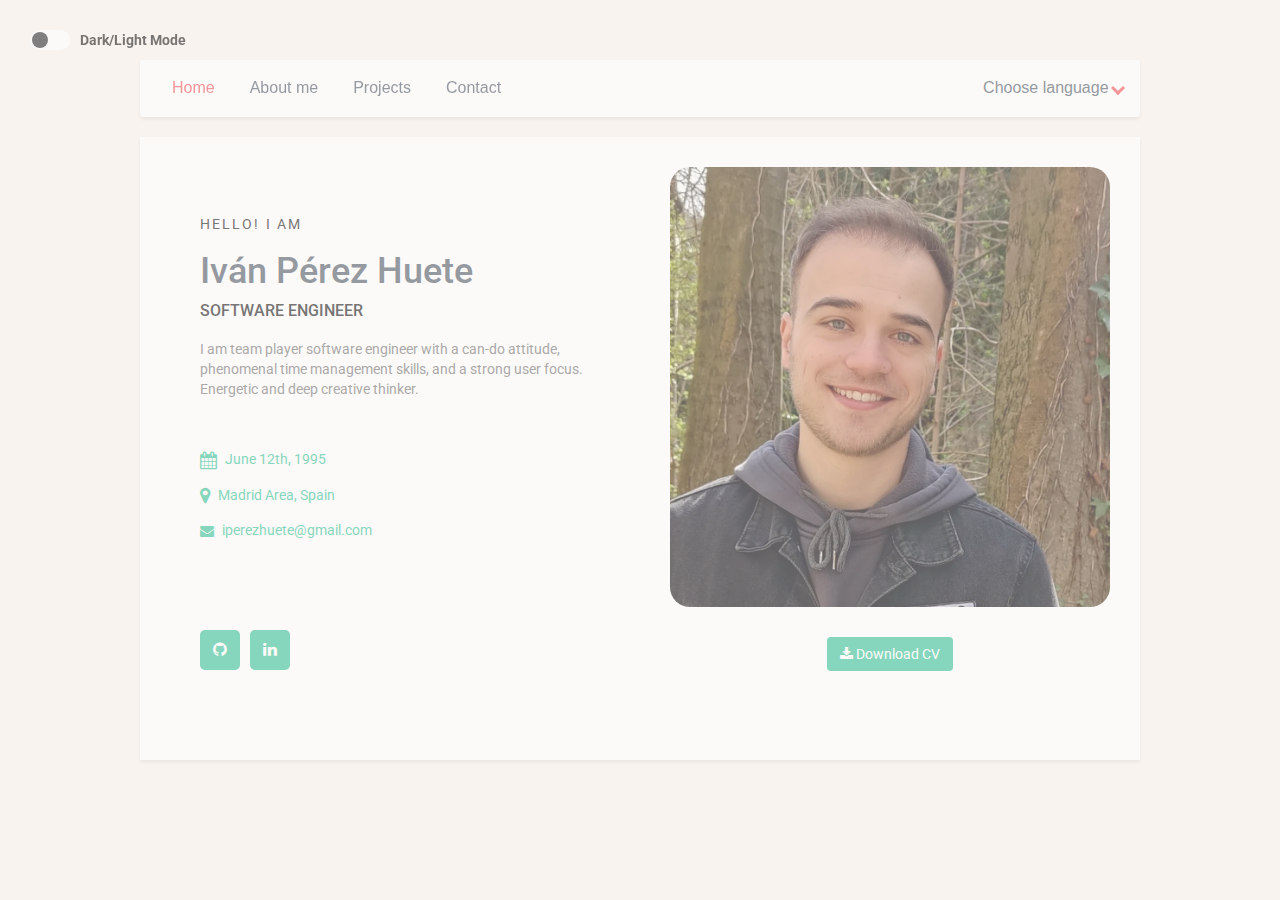
<file: index.html>
<!DOCTYPE html>
<!--[if IE 8]> <html lang="en" class="ie8"> <![endif]-->
<!--[if IE 9]> <html lang="en" class="ie9"> <![endif]-->
<!--[if !IE]><!-->
<html lang="en" data-theme="light">
<!--<![endif]-->

<head>
    <title data-i18n="title">Iván Pérez - Portfolio</title>
    <meta charset="utf-8">
    <meta http-equiv="X-UA-Compatible" content="IE=edge">
    <meta name="viewport" content="width=device-width, initial-scale=1.0">
    <meta name="description" content="Iván Pérez - Portfolio">

    <!-- Link-->
    <link rel="shortcut icon" href="assets/images/paper_cv25.png" title="LogoIcon">
    <link
        href='https://fonts.googleapis.com/css?family=Roboto:400,500,400italic,300italic,300,500italic,700,700italic,900,900italic'
        rel='stylesheet' type='text/css'>
    <!-- Global CSS -->
    <link rel="stylesheet" href="assets/plugins/bootstrap/css/bootstrap.min.css">
    <!-- Plugins CSS -->
    <link rel="stylesheet" href="assets/plugins/font-awesome/css/font-awesome.css">

    <!-- Theme CSS -->
    <link id="style" rel="stylesheet" href="assets/css/index.css">
    <link id="navbar-style" rel="stylesheet" href="assets/css/navbar.css">
    <link id="theme-style" rel="stylesheet" href="assets/css/toggleDarkLight.css">
    <!-- HTML5 shim and Respond.js for IE8 support of HTML5 elements and media queries -->
    <!--[if lt IE 9]>
      <script src="https://oss.maxcdn.com/html5shiv/3.7.2/html5shiv.min.js"></script>
      <script src="https://oss.maxcdn.com/respond/1.4.2/respond.min.js"></script>
    <![endif]-->

    <!-- AD -->
    <script async src="https://pagead2.googlesyndication.com/pagead/js/adsbygoogle.js?client=ca-pub-2264248507801139"
     crossorigin="anonymous"></script>
</head>

<body>

    <!-- Dynamic background -->
    <ul class="circles">
        <li></li>
        <li></li>
        <li></li>
        <li></li>
        <li></li>
        <li></li>
        <li></li>
    </ul>
    <!-- End dynamic background -->

    <!--Dark Light mode -->
    <label>
        <input type="checkbox">
        <span class="check" id="toggle" onclick="getTheme()"></span>
        <span id="mode">Dark/Light Mode</span>
    </label>

    <!--Navbar -->
    <nav class="navbar banner">
        <div class="container-fluid ">
            <!-- Brand and toggle get grouped for better mobile display -->
            <div class="navbar-header">
                <button class="dropbtn dropdown-toggle" onclick="window.location.href='/index.html';" type="button">
                    <span data-i18n="navbar.home" id="currentPage">Home</span></button>
                <button class="dropbtn dropdown-toggle" onclick="window.location.href='/about.html';"
                    type="button"><span data-i18n="navbar.about">About me</span></button>
                <button class="dropbtn dropdown-toggle" onclick="window.location.href='/projects.html';"
                    type="button"><span data-i18n="navbar.projects">Projects</span></button>
                <button class="dropbtn dropdown-toggle" onclick="window.location.href='/contact.html';"
                    type="button"><span data-i18n="navbar.contact">Contact</span></button>
            </div>

            <!-- Collect the nav links, forms, and other content for toggling -->
            <div>
                <ul class="nav navbar-nav navbar-right navbar-nav-primary">
                    <li>
                        <div class="dropdown">
                            <button class="dropbtn dropdown-toggle" type="button" data-toggle="dropdown">
                                <span data-i18n="language">Choose language</span>
                                <span class="arrow down"></span>
                            </button>
                            <ul class="dropdown-menu">
                                <form>
                                    <fieldset>
                                        <label class="dropdown-content">
                                            <input class="dropdown-content" type="button" alt="en" name="lang"
                                                value="English" />
                                        </label>
                                        <br>
                                        <label class="dropdown-content">
                                            <input class="dropdown-content" type="button" alt="es" name="lang"
                                                value="Español" />
                                        </label>
                                    </fieldset>
                                </form>
                            </ul>
                        </div>
                    </li>
                </ul>
            </div>
        </div><!-- /.container-fluid -->
    </nav>
    <!--Fin navbar -->

    <div class="wrapper">

        <div id="left">
            <img class="profileImg" src="/assets/images/2023ivan.jpg" alt="ivanPerezImage">

            <div class="download">
                <a id="downloadCV" href="./PDFs/IvanPerezHuete_CV.pdf" download="IvanPerezHuete_CV.pdf">
                    <button class="btn downloadBtn"><i class="fa fa-download"></i> Download CV</button>
                </a>
            </div>

        </div>


        <div id="right">

            <div id=right_container">
                <div class="personal_text">
                    <h6 data-i18n="hello">Hello! I am</h6>
                    <h1 class="name">Iván Pérez Huete </h1>
                    <h4 class="tagline" data-i18n="tagline">Software Engineer</h4>
                    <p data-i18n="summary.t1"> I am team player software engineer with a can-do attitude, phenomenal
                        time management skills, and a strong user focus. Energetic and deep creative thinker. </p>
                </div>

                <div class="contact-container container-block">
                    <ul class="list-unstyled contact-list">
                        <li class="age">
                            <em class="fa fa-calendar"></em>
                            <a title="age" data-i18n="age">June 12th, 1995</a>
                        </li>
                        <li class="location">
                            <em class="fa fa-map-marker"></em>
                            <a title="location" data-i18n="location">Madrid Area, Spain</a>
                        </li>
                        <li class="email">
                            <em class="fa fa-envelope"></em>
                            <a
                                href="javascript:location='mailto:\u0069\u0070\u0065\u0072\u0065\u007a\u0068\u0075\u0065\u0074\u0065\u0040\u0067\u006d\u0061\u0069\u006c\u002e\u0063\u006f\u006d';void 0">
                                <script
                                    type="text/javascript">document.write('\u0069\u0070\u0065\u0072\u0065\u007a\u0068\u0075\u0065\u0074\u0065\u0040\u0067\u006d\u0061\u0069\u006c\u002e\u0063\u006f\u006d')</script>
                                </a>
                        </li>
                    </ul>
                </div>

                <div>

                    <ul class="list personal_social">
                        <li><a href="https://github.com/IvanPerez9"><i class="fa fa-github"></i></a></li>
                        <li><a href="https://www.linkedin.com/in/ivan-perez-huete/"><i
                                    class="fa fa-linkedin"></i></a></li>
                    </ul>
                </div>
            </div>
        </div>
    </div>
    <footer class="footer">
        <div class="text-center"> </div>
    </footer>
    <!--//footer-->

    <!-- Javascript -->
    <script src="assets/plugins/jquery-1.11.3.min.js"></script>
    <script src="assets/plugins/bootstrap/js/bootstrap.min.js"></script>
    <!-- custom js -->
    <script src="assets/js/main.js" type="module"></script>

    <script>
        
        /* ==== DARK LIGHT THEME ==== */

        let theme = localStorage.getItem('data-theme');
        let toggle = document.getElementById('toggle');

        if (localStorage.getItem('data-theme')==null){
            localStorage.setItem('data-theme','light');
        }

        if (theme == 'dark'){
            changeTheme('assets/css/darkThemeCSS/indexDark.css', 'assets/css/darkThemeCSS/navbarDark.css');
            toggle.checked = false;
        } else {
            changeTheme('assets/css/index.css', 'assets/css/navbar.css')
            toggle.checked = true;
        }

        function changeTheme(theme, navbarStyle){
                let a = document.getElementById('style');
                let navbarTheme = document.getElementById('navbar-style');
                navbarTheme.href = navbarStyle
                a.href = theme;
        }

        var bool = toggle.checked;
        function getTheme() {
            bool = !bool;
            if (bool){
                changeTheme('assets/css/index.css', 'assets/css/navbar.css')
                localStorage.setItem('data-theme', 'light')
            } else {
                changeTheme('assets/css/darkThemeCSS/indexDark.css', 'assets/css/darkThemeCSS/navbarDark.css')
                localStorage.setItem('data-theme' , 'dark')
            }
        }  

    </script>

</body>

</html>
</file>
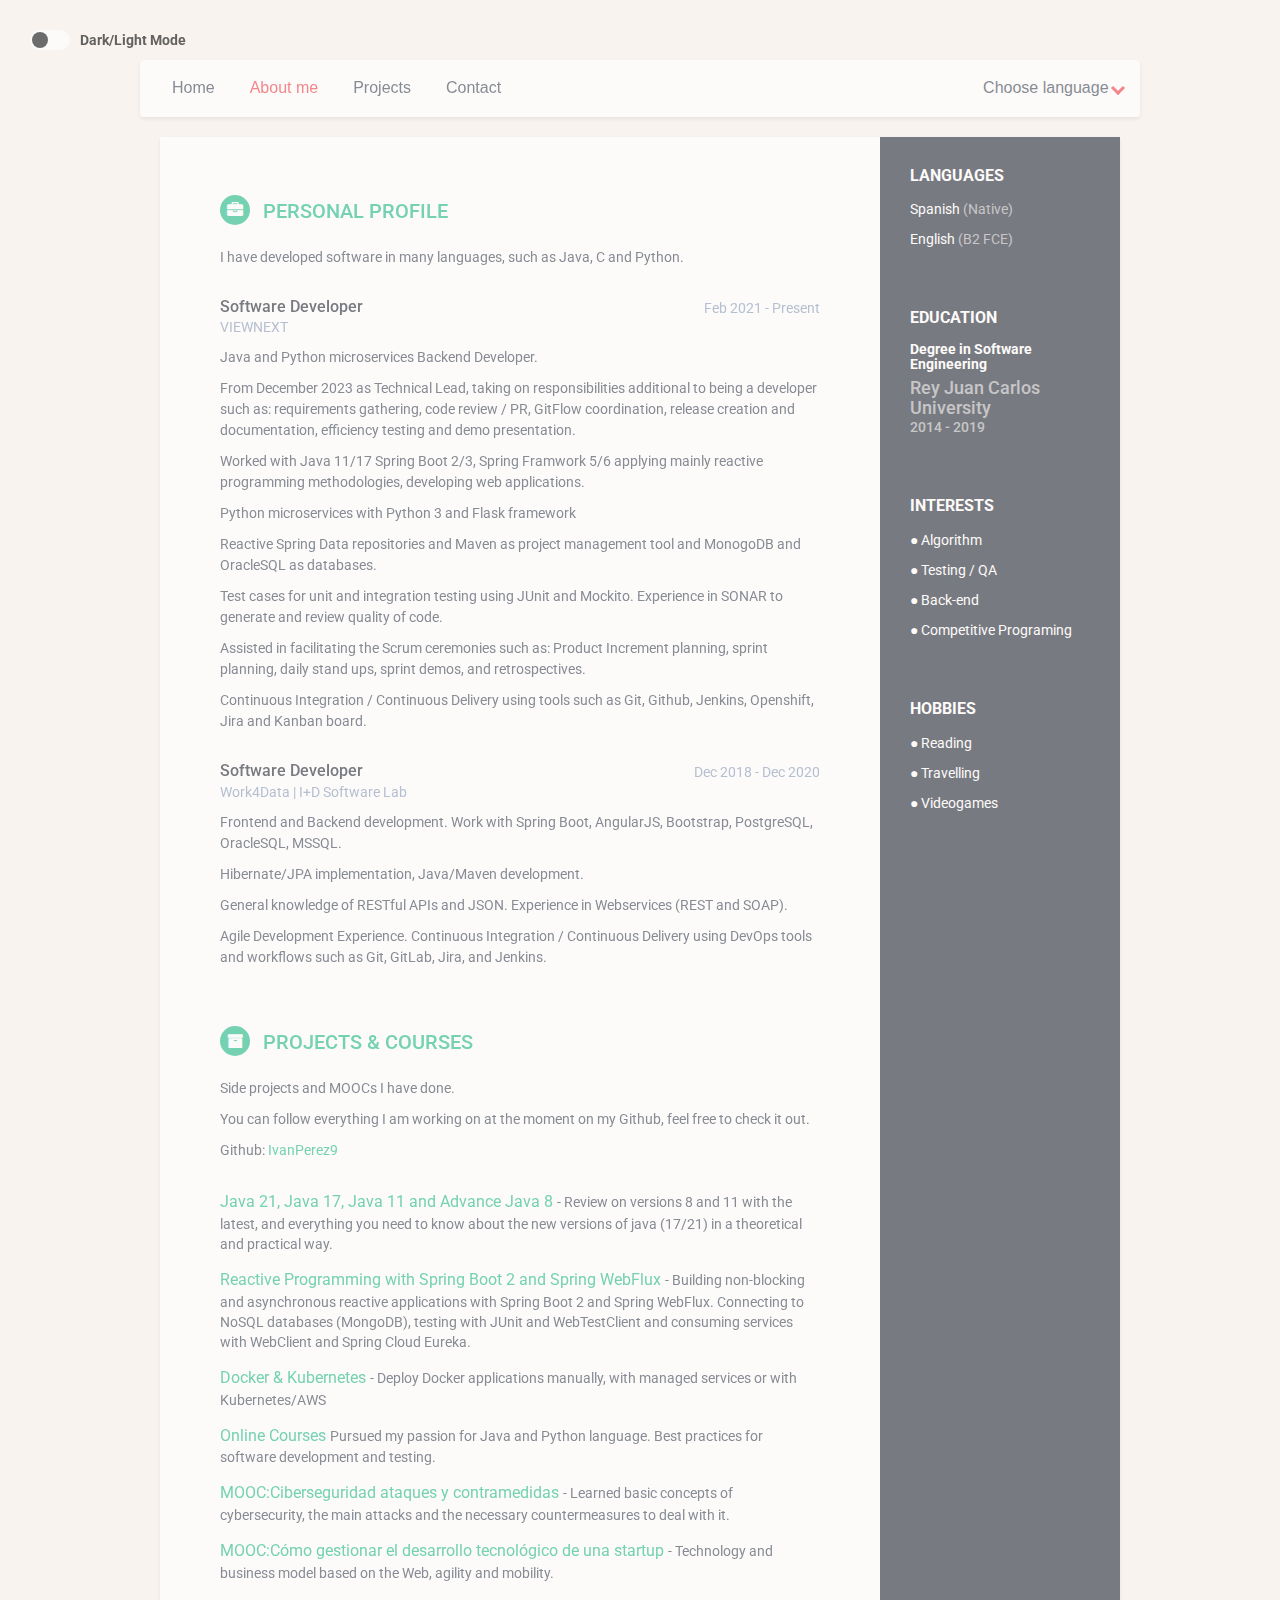
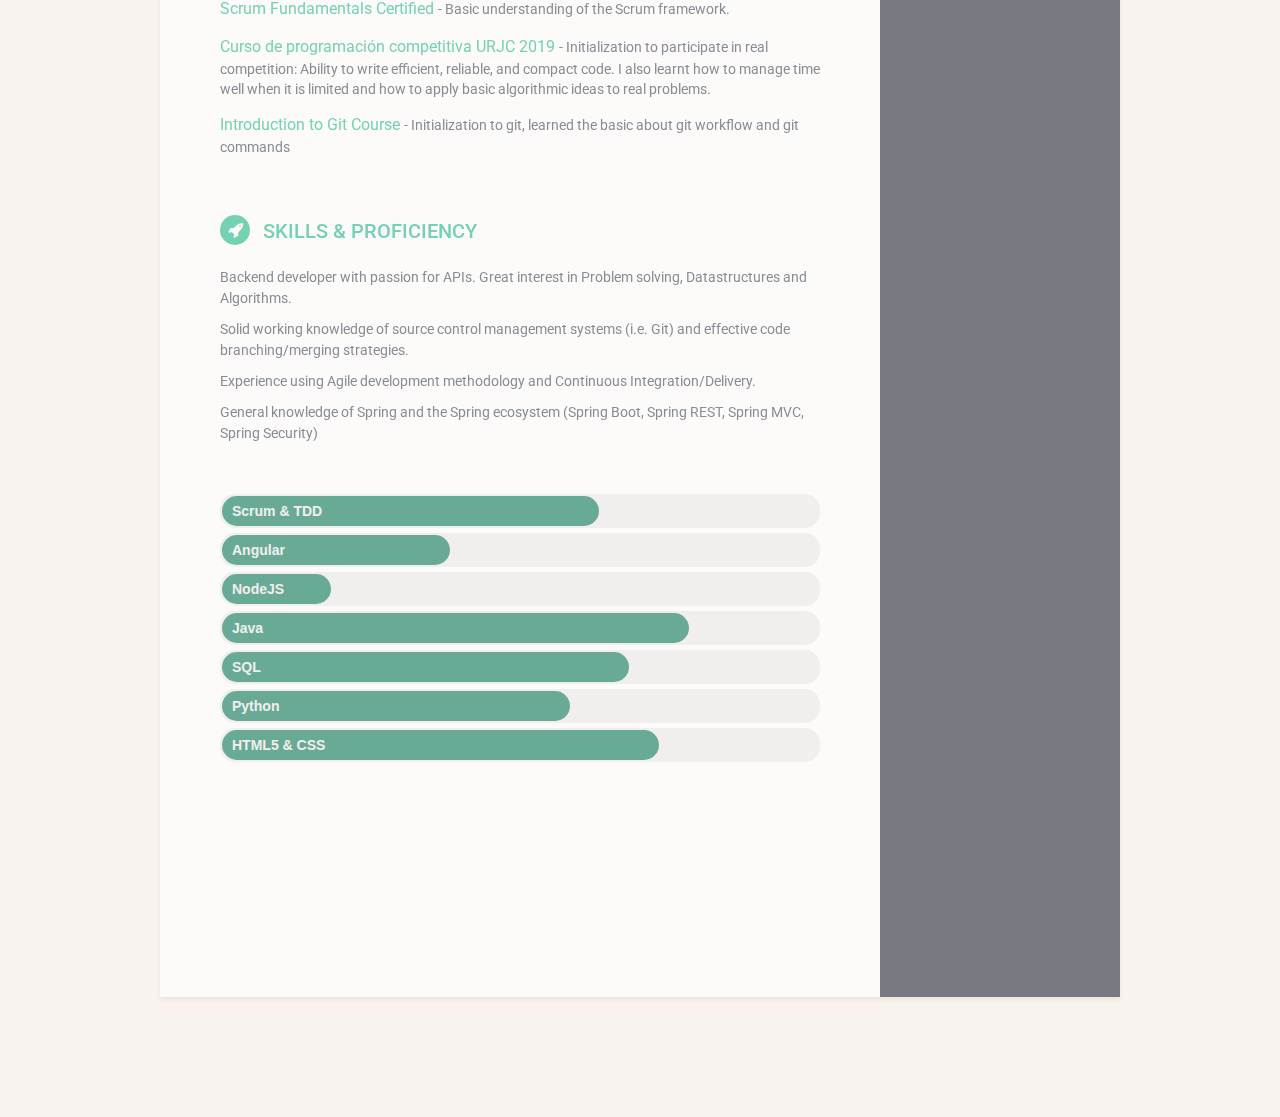
<file: about.html>
<!DOCTYPE html>
<!--[if IE 8]> <html lang="en" class="ie8"> <![endif]-->
<!--[if IE 9]> <html lang="en" class="ie9"> <![endif]-->
<!--[if !IE]><!-->
<html lang="en" data-theme="light">
<!--<![endif]-->

<head>
    <title data-i18n="title">Iván Pérez - Portfolio</title>
    <meta charset="utf-8">
    <meta http-equiv="X-UA-Compatible" content="IE=edge">
    <meta name="viewport" content="width=device-width, initial-scale=1.0">
    <meta name="description" content="Iván Pérez - Portfolio">

    <!-- Link-->
    <link rel="shortcut icon" href="assets/images/paper_cv25.png" title="LogoIcon">
    <link
        href='https://fonts.googleapis.com/css?family=Roboto:400,500,400italic,300italic,300,500italic,700,700italic,900,900italic'
        rel='stylesheet' type='text/css'>
    <!-- Global CSS -->
    <link rel="stylesheet" href="assets/plugins/bootstrap/css/bootstrap.min.css">
    <!-- Plugins CSS -->
    <link rel="stylesheet" href="assets/plugins/font-awesome/css/font-awesome.css">

    <!-- Theme CSS , 5 for orange -->
    <link id="style" rel="stylesheet" href="assets/css/base.css">
    <link id="navbar-style" rel="stylesheet" href="assets/css/navbar.css">
    <link id="theme-style" rel="stylesheet" href="assets/css/skillSet.css">
    <link id="theme-style" rel="stylesheet" href="assets/css/toggleDarkLight.css">
    <!-- HTML5 shim and Respond.js for IE8 support of HTML5 elements and media queries -->
    <!--[if lt IE 9]>
      <script src="https://oss.maxcdn.com/html5shiv/3.7.2/html5shiv.min.js"></script>
      <script src="https://oss.maxcdn.com/respond/1.4.2/respond.min.js"></script>
    <![endif]-->
</head>

<body>

    <!-- Dynamic background 
    <ul class="circles">
        <li></li>
        <li></li>
        <li></li>
        <li></li>
        <li></li>
        <li></li>
        <li></li>
    </ul>
    -->
    <!-- End dynamic background -->

    <!--Dark Light mode -->
    <label>
        <input type="checkbox">
        <span class="check" id="toggle" onclick="getTheme()"></span>
        <span id="mode">Dark/Light Mode</span>
    </label>

    <!--Navbar -->
    <nav class="navbar banner">
        <div class="container-fluid ">
            <!-- Brand and toggle get grouped for better mobile display -->
            <div class="navbar-header">
                <button class="dropbtn dropdown-toggle" onclick="window.location.href='/index.html';" type="button">
                    <span data-i18n="navbar.home">Home</span></button>
                <button class="dropbtn dropdown-toggle" onclick="window.location.href='/about.html';"
                    type="button"><span data-i18n="navbar.about" id="currentPage" >About me</span></button>
                <button class="dropbtn dropdown-toggle" onclick="window.location.href='/projects.html';"
                    type="button"><span data-i18n="navbar.projects">Projects</span></button>
                <button class="dropbtn dropdown-toggle" onclick="window.location.href='/contact.html';"
                    type="button"><span data-i18n="navbar.contact">Contact</span></button>
            </div>

            <!-- Collect the nav links, forms, and other content for toggling -->
            <div>
                <ul class="nav navbar-nav navbar-right navbar-nav-primary">
                    <li>
                        <div class="dropdown">
                            <button class="dropbtn dropdown-toggle" type="button" data-toggle="dropdown">
                                <span data-i18n="language">Choose language</span>
                                <span class="arrow down"></span>
                            </button>
                            <ul class="dropdown-menu">
                                <form>
                                    <fieldset>
                                        <label class="dropdown-content">
                                            <input class="dropdown-content" type="button" alt="en" name="lang"
                                                value="English" />
                                        </label>
                                        <br>
                                        <label class="dropdown-content">
                                            <input class="dropdown-content" type="button" alt="es" name="lang"
                                                value="Español" />
                                        </label>
                                    </fieldset>
                                </form>
                            </ul>
                        </div>
                    </li>
                </ul>
            </div>
        </div><!-- /.container-fluid -->
    </nav>
    <!--Fin navbar -->

    <div class="wrapper">
        <div class="sidebar-wrapper">

            <!--//education-container-->

            <div class="languages-container container-block">
                <h2 class="container-block-title" data-i18n="languages.title">Languages</h2>
                <ul class="list-unstyled interests-list">
                    <li>
                        <span data-i18n="languages.es">Spanish</span>
                        <span class="lang-desc" data-i18n="languages.native">Native</span>
                    </li>
                    <li>
                        <span data-i18n="languages.en"> English</span>
                        <span class="lang-desc">(B2 FCE)</span>
                    </li>
                </ul>
            </div>

            <!--//contact-container-->

            <div class="education-container container-block">
                <h2 class="container-block-title" data-i18n="education.title">Education</h2>
                <div class="item">
                    <h3 class="degree" data-i18n="education.degree1">Degree in Software Engineering</h3>
                    <h4 class="meta dat" data-i18n="education.uni">King Juan Carlos University</h4>
                    <div class="time">2014 - 2019</div>
                </div>
                <!--//item-->
                <!--
                <div class="item">
                    <h3 class="degree" data-i18n="education.degree2">High School diploma</h3>
                    <h4 class="meta" data-i18n="education.school">La Salle Griñón School</h4>
                    <div class="time">2012 - 2014</div>
                </div>
                -->
            </div>

            <!--//interests-->

            <div class="interests-container container-block">
                <h2 class="container-block-title" data-i18n="interest.title">Interests</h2>
                <ul class="list-unstyled interests-list">
                    <li data-i18n="interest.algorithm"> &#9679 Algorithm</li>
                    <li> &#9679 Testing / QA</li>
                    <li> &#9679 Back-end</li>
                    <li data-i18n="interest.cp"> &#9679 Competitive Programing</li>
                </ul>
            </div>

            <!--//Hobbies-->

            <div class="interests-container container-block">
                <h2 class="container-block-title">Hobbies</h2>
                <ul class="list-unstyled interests-list">
                    <li data-i18n="hobbies.r"> &#9679 Reading</li>
                    <li data-i18n="hobbies.t"> &#9679 Travelling</li>
                    <li data-i18n="hobbies.vg"> &#9679 Videogames</li>
                </ul>
            </div>

            <!-- Video presentation -->

            <!-- 
            <div class="interests-container container-block ">
                <h2 class="container-block-title ">Video Presentation</h2>
                <img class="definition img-fluid"src="assets/images/CodigoQR.png" alt="Código de tipo QR para acceder al video presentación de este curriculum vitae."/>
            </div><br>
            -->

            <!--WAI level AA 
            <div class="icons" id="bottom">
                <a href="http://www.w3.org/WAI/WCAG1AA-Conformance" style="padding-left: 50px;" title="Explanation of Level Double-A Conformance">
                    <img height="31" src="http://www.w3.org/WAI/wcag1AA" alt="Level Double-A conformance icon, W3C-WAI Web Content Accessibility Guidelines 1.0">
                </a>
            </div>
            -->

        </div>

        <!--//sidebar-wrapper-->

        <div class="main-wrapper">

            <!-- SUMMARY -->

            <!--
            <section class="section summary-section">
                <h2 class="section-title">
                    <em class="fa fa-user"></em>
                    <span class="section-title" data-i18n="summary.title"> Career Profile</span>
                </h2>
                <div class="item">
                    <div class="summary">
                        <p data-i18n="summary.t1"> Energetic software engineer. I am enthusiastic team player and deep creative thinker. </p>
                    </div>
                </div>
            </section>
            -->
            <!--//section-->

            <section class="section experiences-section">
                <h2 class="section-title">
                    <em class="fa fa-briefcase"></em>
                    <span class="section experiences-section" data-i18n="personalProfile.title"> Personal Profile</span>
                </h2>

                <!--//item-->
                <div class="item">

                    <!--//details-->
                    <div class="details">
                        <p data-i18n="personalProfile.p2">I have developed software in many languages, especially in
                            Java, C and Python.</p>

                    </div>

                </div>

                <div class="item">
                    <!--
                    <div class="meta">
                        <div class="upper-row">
                            <h3 class="job-title" data-i18n="personalProfile.job1">Freelance Developer</h3>
                            <div class="time" data-i18n="personalProfile.date1">2016 - Present</div>
                        </div>
                        <div class="company" data-i18n="personalProfile.company1">Personal and Collaborative projects
                        </div>
                    </div>
                    <div class="details">
                        <p data-i18n="personalProfile.details.p1">Composed an android app simulating the game Space
                            Invaders then apply and try out different testing tools, like Selenium and implemented BDD
                            through Cucumber. </p>
                        <p data-i18n="personalProfile.details.p2">Collaborating on developing a Telegram bot to automate
                            multiple task. </p>
                        <p data-i18n="personalProfile.details.p3">Worked with Java + Spring framework for multiple
                            projects. I built a RESTful API for an online GYM with this tecnology. </p>
                    </div>
                    -->
                    <!--//details-->
                </div>
                <!--//item-->
                <div class="item">
                    <div class="meta">
                        <div class="upper-row">
                            <h3 class="job-title" data-i18n="personalProfile.job2">Software Developer</h3>
                            <div class="time" data-i18n="personalProfile.date3">Feb 2021 - Present</div>
                        </div>
                        <!--//upper-row-->
                        <div class="company">VIEWNEXT</div>
                    </div>
                    <!--//meta-->
                    <div class="details">
                        <p data-i18n="personalProfile.details.p15">Java and Python microservices Backend Developer.</p>
                        <p data-i18n="personalProfile.details.p150">From December 2023 as technical lead, taking on responsibilities additional to being a developer such as: requirements gathering, code review / PR, GitFlow coordination, release creation and documentation, efficiency testing and demo presentation..</p>
                        <p data-i18n="personalProfile.details.p151">Worked with Java 11/17 Spring Boot 2/3, Spring Framwork 5/6 applying mainly 
                                reactive programming methodologies, developing web applications.</p>
                        <p data-i18n="personalProfile.details.p152">Python microservices with Python 3, Flask framework and Kafka</p>
                        <p data-i18n="personalProfile.details.p16">Reactive Spring Data repositories and Maven as project management tool and MonogoDB and OracleSQL as databases.</p>
                        <p data-i18n="personalProfile.details.p17">Test cases for unit and integration testing using JUnit and Mockito.
                             Experience in SONAR to generate and review quality of code.</p>
                        <p data-i18n="personalProfile.details.p18">Assisted in facilitating the Scrum ceremonies such as:
                             Product Increment planning, sprint planning, daily stand ups, sprint demos, and retrospectives.</p>
                        <p data-i18n="personalProfile.details.p19">Continuous Integration / Continuous Delivery using tools such as Git, Github, Jenkins, Openshift, Jira and Kanban board.</p>
                    </div>
                    <!--//details-->
                </div>
                <!--//item-->
                <div class="item">
                    <div class="meta">
                        <div class="upper-row">
                            <h3 class="job-title" data-i18n="personalProfile.job2">Software Developer</h3>
                            <div class="time" data-i18n="personalProfile.date2">Dec 2018 - Dec 2020</div>
                        </div>
                        <!--//upper-row-->
                        <div class="company">Work4Data | I+D Software Lab</div>
                    </div>
                    <!--//meta-->
                    <div class="details">
                        <p data-i18n="personalProfile.details.p11">Frontend and Backend development. Work with Spring
                            Boot, AngularJS, Bootstrap, PostgreSQL, OracleSQL, MSSQL. </p>
                        <p data-i18n="personalProfile.details.p12">Hibernate/JPA implementation, Java/Maven development.
                        </p>
                        <p data-i18n="personalProfile.details.p13">General knowledge of RESTful APIs and JSON.
                            Experience in Webservices (REST and SOAP).</p>
                        <p data-i18n="personalProfile.details.p14">Agile Development Experience. Continuous Integration
                            / Continuous Delivery using DevOps tools and workflows such as Git, GitLab, Jira, and
                            Jenkins.</p>
                    </div>
                    <!--//details-->
                </div>

            </section>
            <!--//section-->

            <section class="section projects-section">
                <h2 class="section-title">
                    <em class="fa fa-archive"></em>
                    <span class="section projects-section" data-i18n="projectsCourses.title"> Projects & Courses</span>
                </h2>
                <div class="intro">
                    <p data-i18n="projectsCourses.description1">Side projects and MOOCs I have done.</p>
                    <p data-i18n="projectsCourses.description2">You can follow everything I am working on at the moment
                        on my Github, feel free to check it out.</p>
                    <p>Github: <a href="https://github.com/IvanPerez9/" target="_blank">IvanPerez9</a></p>
                </div>
                <!--//intro-->

                <!--
                <div class="item">
                    <span class="project-title">
                        <a href="https://github.com/IvanPerez9/FitURJC" target="_blank">FitURJC</a>
                    </span> -
                    <span class="project-tagline" data-i18n="projectsCourses.fiturjc">A responsive website template
                        designed to simulate a GYM, using Spring FrameWork, Angular 5, MySQL, Bootstrap Template and
                        HTML/CSS.</span> <br>
                    <span class="project-tagline"> </span>
                </div>
                -->

                <!--//item
                <div class="item">
                    <span class="project-title">
                        <a href="https://github.com/IvanPerez9/ProgramacionCompetitiva" target="_blank">Competitive
                            Programing Repository</a>
                    </span> -
                    <span class="project-tagline" data-i18n="projectsCourses.competitive">Solving problems of multiples
                        online judges such as SPOJ or 'Acepta el reto' as a hobby.</span><br>
                    <span class="project-tagline"> </span>
                </div>
                -->
                <!--//item-->

                <!--//item-->
                <div class="item">
                    <span class="project-title">
                        <a href="https://drive.google.com/file/d/1v5FBZ-T6MXmnRmB21gs-QA3Ul0u-3oXt/view" target="_blank"
                        >Java 21, Java 17, Java 11 and Advance Java 8</a>
                    </span> -
                    <span class="project-tagline" data-i18n="projectsCourses.onlineCourses.course13"> 
                        Review on versions 8 and 11 with the latest, and everything you need to know about the new versions of java (17/21) in a theoretical and practical way.</span>
                </div>
                <!--//item-->
                <div class="item">
                    <span class="project-title">
                        <a href="https://www.udemy.com/certificate/UC-2dcbc4e9-0a18-494a-8bad-8b48b565d141/" target="_blank"
                            data-i18n="projectsCourses.onlineCourses.course11">Reactive Programming with Spring Boot 2 and Spring WebFlux</a>
                    </span> -
                    <span class="project-tagline" data-i18n="projectsCourses.onlineCourses.course12"> Building non-blocking and asynchronous reactive applications with Spring Boot 2 and Spring WebFlux.
                        Connecting to NoSQL databases (MongoDB), testing with JUnit and WebTestClient and consuming services with WebClient and Spring Cloud Eureka.</span>
                </div>
                <!--//item-->
                <div class="item">
                    <span class="project-title">
                        <a href="https://www.udemy.com/certificate/UC-3bdd1d9e-6937-44ae-8cf3-30434c95dd6c/" target="_blank"
                            data-i18n="projectsCourses.onlineCourses.course9">Docker & Kubernetes</a>
                    </span> -
                    <span class="project-tagline" data-i18n="projectsCourses.onlineCourses.course10"> Deploy Docker applications manually, with managed services or with Kubernetes/AWS.</span>
                </div>
                <!--//item-->
                <div class="item">
                    <span class="project-title">
                        <a target="_blank" data-i18n="projectsCourses.onlineCourses.title">Online Courses</a>
                    </span>
                    <span class="project-tagline" data-i18n="projectsCourses.onlineCourses.course1">Pursued my passion
                        for Java and Python languaje.
                    </span>
                    <span class="project-tagline" data-i18n="projectsCourses.onlineCourses.course2">Best practices for
                        software development and testing. </span>
                </div>
                <!--//item-->
                <div class="item">
                    <span class="project-title">
                        <a href="https://urjcx.urjc.es/courses" target="_blank">MOOC:Ciberseguridad ataques y
                            contramedidas </a>
                    </span> -
                    <span class="project-tagline" data-i18n="projectsCourses.onlineCourses.course3">Learn basic concepts
                        of cybersecurity, the main attacks and the necessary countermeasures to deal with
                        it.</span>
                </div>
                <!--//item-->
                <div class="item">
                    <span class="project-title">
                        <a href="https://urjcx.urjc.es/courses" target="_blank">MOOC:Cómo gestionar el desarrollo
                            tecnológico de una startup </a>
                    </span> -
                    <span class="project-tagline" data-i18n="projectsCourses.onlineCourses.course4">Technology and
                        business model based on the Web, agility and mobility.</span>
                </div>
                <!--//item-->
                <!--//item-->
                <div class="item">
                    <span class="project-title">
                        <a href="https://www.scrumstudy.com/certification/scrum-fundamentals-certified"
                            target="_blank">Scrum Fundamentals Certified </a>
                    </span> -
                    <span class="project-tagline" data-i18n="projectsCourses.onlineCourses.course5"> Basic understanding
                        of the Scrum framework.</span>
                </div>
                <!--//item-->
                <!--//item-->
                <div class="item">
                    <span class="project-title">
                        <a href="" target="_blank">Curso de programación competitiva URJC 2019</a>
                    </span> -
                    <span class="project-tagline" data-i18n="projectsCourses.onlineCourses.course6"> Initialization to
                        participate in real competition: Ability to write efficient, reliable, and compact code. I also
                        lernt how to manage time well when it is limited, apply basic algorithmic ideas to real
                        problems.</span>
                </div>
                <!--//item-->
                <!--//item-->
                <div class="item">
                    <span class="project-title">
                        <a href="https://www.udemy.com/certificate/UC-PCNCZBPE/" target="_blank"
                            data-i18n="projectsCourses.onlineCourses.course7">Introduction to Git Course</a>
                    </span> -
                    <span class="project-tagline" data-i18n="projectsCourses.onlineCourses.course8"> Initialization to
                        git, learn the basic about git workflow and git commands.</span>
                </div>
            </section>
            <!--//section-->

            <section class="skills-section section">
                <h2 class="section-title">
                    <em class="fa fa-rocket"></em>
                    <span class="skills-section section" data-i18n="skills.title"> Skills & Proficiency</span>
                </h2>
                <div class="skillset">
                    <div>
                        <span class="project-tagline">
                            <p data-i18n="skills.p1">Backend developer with passion for APIs. Great interest in Problem
                                solving, Datastructures and Algorithms.</p>
                            <p data-i18n="skills.p2">Solid working knowledge of source control management systems (i.e.
                                Git) and effective code branching/merging strategies.</p>
                            <p data-i18n="skills.p3">Experience using Agile development methodology and Continuous
                                Integration/Delivery.</p>
                            <p data-i18n="skills.p4"> General knowledge of Spring and the Spring ecosystem (Spring Boot,
                                Spring REST, Spring MVC, Spring Security)</p>
                    </div>
                    </span>

                    <br>
                    <br>

                    <!--//item-->
                    <div class="item">
                        <div class="bar intermediate65" data-skill="Scrum & TDD">
                    </div>
                    <!--//item-->
                    <div class="item">
                        <div class="bar basic" data-skill="Angular">
                    </div>
                    <!--//item-->
                    <div class="item">
                        <div class="bar learning" data-skill="NodeJS">
                    </div>
                    <!--//item-->
                    <div class="item">
                        <div class="bar advanced8" data-skill="Java">
                    </div>
                    <!--//item-->
                    <div class="item">
                        <div class="bar advanced7" data-skill="SQL">
                    </div>
                    <!--//item-->
                    <div class="item">
                        <div class="bar intermediate" data-skill="Python">
                    </div>
                    <!--//item-->
                    <div class="item">
                        <div class="bar advanced75" data-skill="HTML5 & CSS">
                    </div>

                    <br>
                    <!-- 
                    <div class="summary">
                        <img id="wordcloud" class="definition img-fluid col-xs-12 col-md-12 col-sm-12 col-lg-12" src="assets/images/wordcloud.png" alt="CSS,HTML,AGILE,WEB,JAVA,ANGULAR,JAVASCRIPT,SPRING,DOCKER,PASCAL" />
                    </div>
                    -->

                </div>
            </section>
            <!--//skills-section-->

            <!--//Summary-->

            <!-- 
            <section class="section summary-section ">
                <h2 class="section-title">
                    <em class="fa fa-street-view"></em>Who am I?</h2>
                <div class="summary">
                    <img class="definition img-fluid col-xs-12 col-md-12 col-sm-12 col-lg-12" src="assets/images/ComoMeDefino.png" alt="HARD-WORKER, HONEST, EASY-GOING, SELF-CONFIDENT, CHEERFUL."    />
                </div>
            </section>
            -->

            <!--//Nube de palabras WordCloud alfa 1.0 -->

            <!--

            <section class="section summary-section ">
                <h2 class="section-title">
                    <em class="fa fa-cloud"></em>My habilities</h2>
                <div class="summary">
                    <img id="wordcloud" class="definition img-fluid col-xs-12 col-md-12 col-sm-12 col-lg-12" src="assets/images/wordcloud.png" alt="CSS,HTML,AGILE,WEB,JAVA,ANGULAR,JAVASCRIPT,SPRING,DOCKER,PASCAL" />
                </div>
            </section>

            -->

        </div>
        <!--//main-body-->

    </div>

    <footer class="footer">
        <div class="text-center"> </div>
    </footer>
    <!--//footer-->

    <!-- Javascript -->
    <script src="assets/plugins/jquery-1.11.3.min.js"></script>
    <script src="assets/plugins/bootstrap/js/bootstrap.min.js"></script>
    <!-- custom js -->
    <script src="assets/js/main.js" type="module"></script>

    <script>
        
        /* ==== DARK LIGHT THEME ==== */

        let theme = localStorage.getItem('data-theme');
        let toggle = document.getElementById('toggle');

        if (localStorage.getItem('data-theme')==null){
            localStorage.setItem('data-theme','light');
        }

        if (theme == 'dark'){
            changeTheme('assets/css/darkThemeCSS/baseDark.css',  'assets/css/darkThemeCSS/navbarDark.css');
            toggle.checked = false;
        } else {
            changeTheme('assets/css/base.css', 'assets/css/navbar.css')
            toggle.checked = true;
        }

        function changeTheme(theme, navbarStyle){
                let a = document.getElementById('style');
                let navbarTheme = document.getElementById('navbar-style');
                navbarTheme.href = navbarStyle
                a.href = theme;
        }

        var bool = toggle.checked;
        function getTheme() {
            bool = !bool;
            if (bool){
                changeTheme('assets/css/base.css', 'assets/css/navbar.css')
                localStorage.setItem('data-theme', 'light')
            } else {
                changeTheme('assets/css/darkThemeCSS/baseDark.css', 'assets/css/darkThemeCSS/navbarDark.css')
                localStorage.setItem('data-theme' , 'dark')
            }
        }  

    </script>

</body>

</html>
</file>
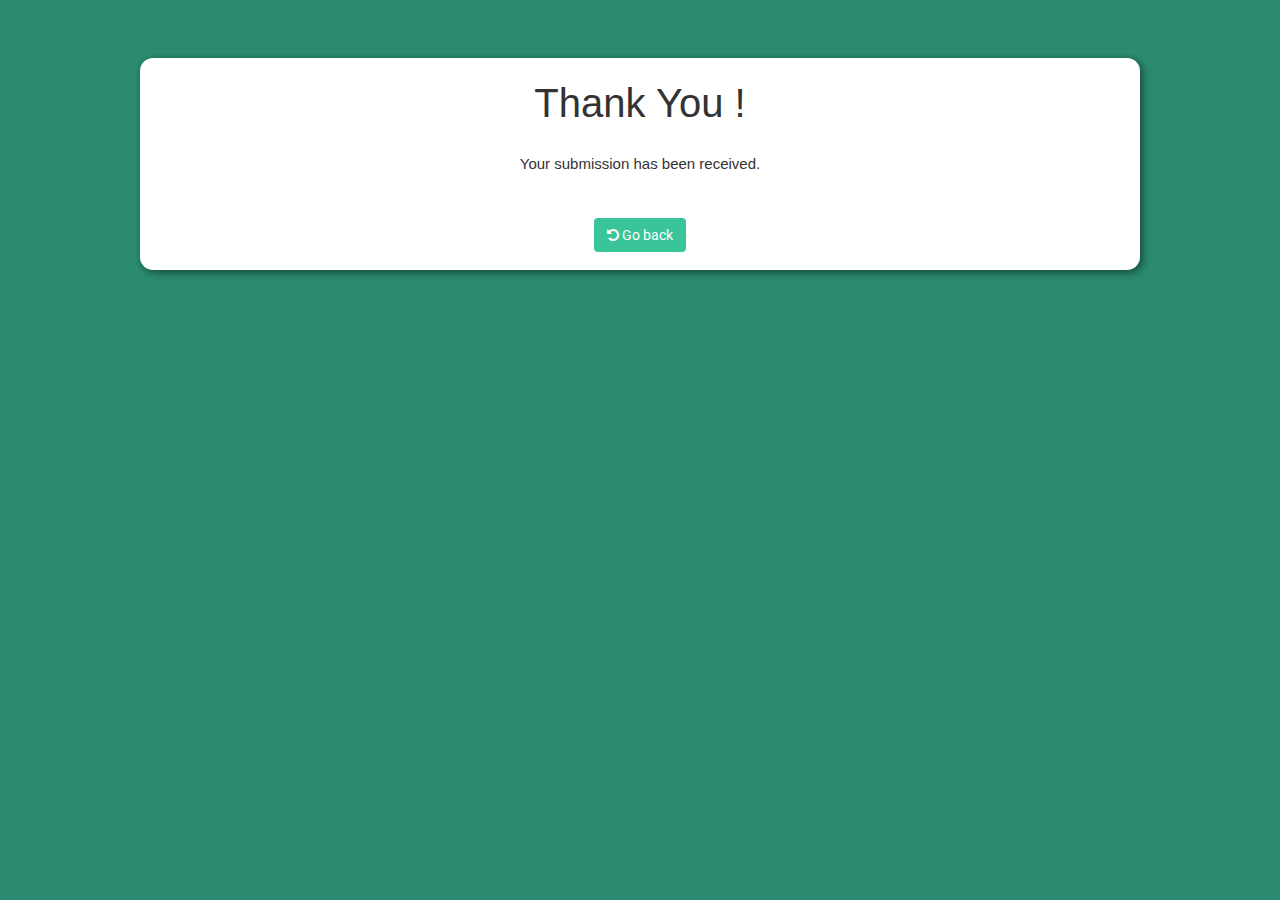
<file: confirmation.html>
<!DOCTYPE html>
<!--[if IE 8]> <html lang="en" class="ie8"> <![endif]-->
<!--[if IE 9]> <html lang="en" class="ie9"> <![endif]-->
<!--[if !IE]><!-->
<html lang="en">
<!--<![endif]-->

<head>
    <title data-i18n="title">Confirmation From - Ivan Perez </title>
    <meta charset="utf-8">
    <meta http-equiv="X-UA-Compatible" content="IE=edge">
    <meta name="viewport" content="width=device-width, initial-scale=1.0">
    <meta name="description" content="Iván Pérez - Portfolio">

    <!-- Link-->
    <link rel="shortcut icon" href="assets/images/paper_cv25.png" title="LogoIcon">
    <link
        href='https://fonts.googleapis.com/css?family=Roboto:400,500,400italic,300italic,300,500italic,700,700italic,900,900italic'
        rel='stylesheet' type='text/css'>
    <!-- Plugins CSS -->
    <link rel="stylesheet" href="assets/plugins/font-awesome/css/font-awesome.css">

    <!-- Theme CSS  -->
    <link id="style" rel="stylesheet" href="assets/css/confirmation.css">
    <link rel="stylesheet" href="assets/plugins/bootstrap/css/bootstrap.min.css">
</head>

<body>
    <main class="container experience-cards">
        <div class="main">
            <div class="card card1">
                <article class="card-body">
                    <!-- <img class="img" src="./assets/images/emailSent.png" alt="email sent icon"/> -->
                    <header>
                        <div class="title">
                            <h3 data-i18n="confirmation.emailTitle" > Thank You !</h3>
                        </div>
                        <p class="meta">
                            <br>
                            <span class="author" data-i18n="confirmation.emailMessage"> Your submission has been received </span>
                        </p>
                    </header>
                    <div class="wrapper_button">
                        <a href="https://ivanperez9.github.io/">
                            <button class="btn boton"><i class="fa fa-undo icon"></i> Go back </button>
                        </a>
                    </div>
                </article>
            </div>
        </div>
    </main>

    <!-- Javascript -->
    <script src="assets/plugins/jquery-1.11.3.min.js"></script>
    <script src="assets/plugins/bootstrap/js/bootstrap.min.js"></script>
    <!-- custom js -->
    <script src="assets/js/main.js" type="module"></script>
</body>

</html>
</file>
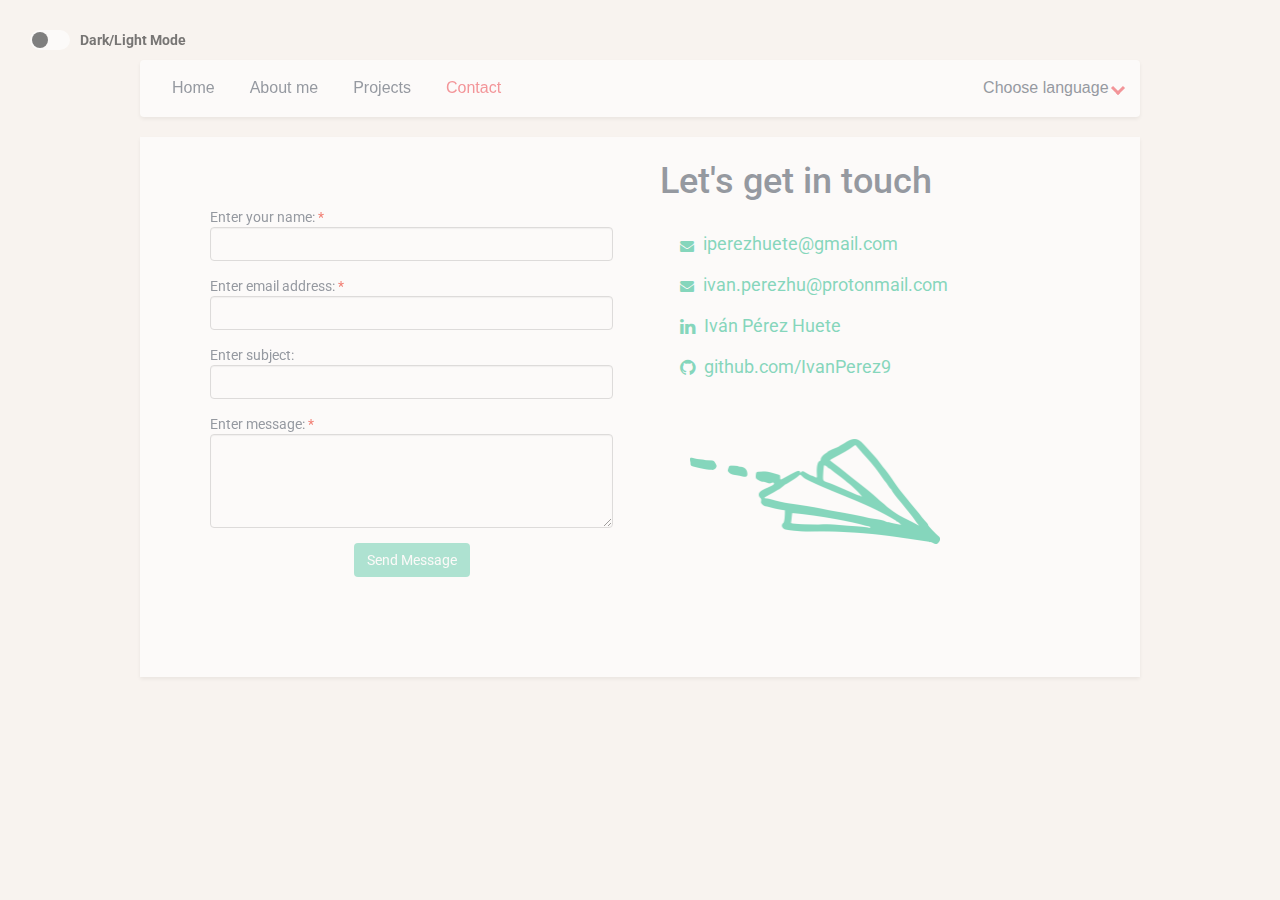
<file: contact.html>
<!DOCTYPE html>
<!--[if IE 8]> <html lang="en" class="ie8"> <![endif]-->
<!--[if IE 9]> <html lang="en" class="ie9"> <![endif]-->
<!--[if !IE]><!-->
<html lang="en" data-theme="light">
<!--<![endif]-->

<head>
    <title data-i18n="title">Iván Pérez - Portfolio</title>
    <meta charset="utf-8">
    <meta http-equiv="X-UA-Compatible" content="IE=edge">
    <meta name="viewport" content="width=device-width, initial-scale=1.0">
    <meta name="description" content="Iván Pérez - Portfolio">

    <!-- Link-->
    <link rel="shortcut icon" href="assets/images/paper_cv25.png" title="LogoIcon">
    <link
        href='https://fonts.googleapis.com/css?family=Roboto:400,500,400italic,300italic,300,500italic,700,700italic,900,900italic'
        rel='stylesheet' type='text/css'>
    <!-- Global CSS -->
    <link rel="stylesheet" href="assets/plugins/bootstrap/css/bootstrap.min.css">
    <!-- Plugins CSS -->
    <link rel="stylesheet" href="assets/plugins/font-awesome/css/font-awesome.css">

    <!-- Theme CSS , 5 for orange -->
    <link id="style" rel="stylesheet" href="assets/css/contact.css">
    <link id="navbar-style" rel="stylesheet" href="assets/css/navbar.css">
    <link id="theme-style" rel="stylesheet" href="assets/css/toggleDarkLight.css">
    <!-- HTML5 shim and Respond.js for IE8 support of HTML5 elements and media queries -->
    <!--[if lt IE 9]>
      <script src="https://oss.maxcdn.com/html5shiv/3.7.2/html5shiv.min.js"></script>
      <script src="https://oss.maxcdn.com/respond/1.4.2/respond.min.js"></script>
    <![endif]-->
</head>

<body>

    <!-- Dynamic background -->
    <ul class="circles">
        <li></li>
        <li></li>
        <li></li>
        <li></li>
        <li></li>
        <li></li>
        <li></li>
    </ul>
    <!-- End dynamic background -->

    <!--Dark Light mode -->
    <label>
        <input type="checkbox">
        <span class="check" id="toggle" onclick="getTheme()"></span>
        <span id="mode">Dark/Light Mode</span>
    </label>

    <!--Navbar -->
    <nav class="navbar banner">
        <div class="container-fluid ">
            <!-- Brand and toggle get grouped for better mobile display -->
            <div class="navbar-header">
                <button class="dropbtn dropdown-toggle" onclick="window.location.href='/index.html';" type="button">
                    <span data-i18n="navbar.home">Home</span></button>
                <button class="dropbtn dropdown-toggle" onclick="window.location.href='/about.html';"
                    type="button"><span data-i18n="navbar.about">About me</span></button>
                <button class="dropbtn dropdown-toggle" onclick="window.location.href='/projects.html';"
                    type="button"><span data-i18n="navbar.projects">Projects</span></button>
                <button class="dropbtn dropdown-toggle" onclick="window.location.href='/contact.html';"
                    type="button"><span data-i18n="navbar.contact" id="currentPage" >Contact</span></button>
            </div>

            <!-- Collect the nav links, forms, and other content for toggling -->
            <div>
                <ul class="nav navbar-nav navbar-right navbar-nav-primary">
                    <li>
                        <div class="dropdown">
                            <button class="dropbtn dropdown-toggle" type="button" data-toggle="dropdown">
                                <span data-i18n="language">Choose language</span>
                                <span class="arrow down"></span>
                            </button>
                            <ul class="dropdown-menu">
                                <form>
                                    <fieldset>
                                        <label class="dropdown-content">
                                            <input class="dropdown-content" type="button" alt="en" name="lang"
                                                value="English" />
                                        </label>
                                        <br>
                                        <label class="dropdown-content">
                                            <input class="dropdown-content" type="button" alt="es" name="lang"
                                                value="Español" />
                                        </label>
                                    </fieldset>
                                </form>
                            </ul>
                        </div>
                    </li>
                </ul>
            </div>
        </div><!-- /.container-fluid -->
    </nav>
    <!--Fin navbar -->

    <div class="wrapper">

        <div id="left">

            <div class="">
                <h1 class="title" data-i18n="contact.touch1">Let's get in <span data-i18n="contact.touch2"> touch
                    </span> </h1>
            </div>

            <div class="contact-container container-block">
                <ul class="contact-list">
                    <li class="email">
                        <em class="fa fa-envelope"></em>
                        <a
                            href="javascript:location='mailto:\u0069\u0070\u0065\u0072\u0065\u007a\u0068\u0075\u0065\u0074\u0065\u0040\u0067\u006d\u0061\u0069\u006c\u002e\u0063\u006f\u006d';void 0">
                            <script
                                type="text/javascript">document.write('\u0069\u0070\u0065\u0072\u0065\u007a\u0068\u0075\u0065\u0074\u0065\u0040\u0067\u006d\u0061\u0069\u006c\u002e\u0063\u006f\u006d')</script>
                            </a>
                    </li>
                    <li class="email">
                        <em class="fa fa-envelope"></em>
                        <a
                            href="javascript:location='mailto:\u0069\u0076\u0061\u006e\u002e\u0070\u0065\u0072\u0065\u007a\u0068\u0075\u0040\u0070\u0072\u006f\u0074\u006f\u006e\u006d\u0061\u0069\u006c\u002e\u0063\u006f\u006d';void 0">
                            <script
                                type="text/javascript">document.write('\u0069\u0076\u0061\u006e\u002e\u0070\u0065\u0072\u0065\u007a\u0068\u0075\u0040\u0070\u0072\u006f\u0074\u006f\u006e\u006d\u0061\u0069\u006c\u002e\u0063\u006f\u006d')</script>
                            </a>
                    </li>
                    <!--
                    <li class="phone">
                        <em class="fa fa-phone"></em>
                        <a href="tel:0123456789" title="Telefono: 0123 456 789">0123 456 789</a>
                    </li>
                    -->
                    <li class="linkedin">
                        <em class="fa fa-linkedin"></em>
                        <a href="https://es.linkedin.com/in/iv%C3%A1n-p%C3%A9rez-huete-09a52515b" target="_blank"
                            title="linkedin">Iván Pérez Huete</a>
                    </li>
                    <li class="github">
                        <em class="fa fa-github"></em>
                        <a href="https://github.com/IvanPerez9" target="_blank" title="github">github.com/IvanPerez9</a>
                    </li>
                    <!-- TWITTER 
                    <li class="twitter">
                        <em class="fa fa-twitter"></em>
                        <a href="https://twitter.com/Ivan_Prz12" target="_blank" title="Twitter">@Ivan_Prz12</a>
                    </li>
                    -->
                </ul>

                <div>
                    <img src="/assets/images/paper_plane_flying-25.png" alt="imgEmail" height="100" width="100" class="imgEmail">
                </div>

            </div>

        </div>

        <div id="right">

            <div class="formulario">
                <form class="row" action="https://app.99inbound.com/api/e/tYC6PXfp" method="POST" id="contactForm">
                    <div class="col-md-8">
                        <div class="form-group">
                            <span data-i18n="contact.name" class="required">Enter your name:</span>
                            <input type="text" class="form-control" id="name" name="name" onkeyup="checkForm()" required>
                        </div>
                        <div class="form-group">
                            <span data-i18n="contact.email" class="required">Enter email address:</span>
                            <input type="email" class="form-control" id="email" name="email" onkeyup="checkForm()" required>
                        </div>
                        <div class="form-group">
                            <span data-i18n="contact.subject">Enter subject:</span>
                            <input type="text" class="form-control" id="subject" name="subject">
                        </div>
                        <div>
                            <div class="form-group">
                                <span data-i18n="contact.message" class="required">Enter message:</span>
                                <textarea class="form-control" name="message" id="message" rows="4" onkeyup="checkForm()" required></textarea>
                            </div>
                        </div>
                        <div class="boton">
                            <button disabled="disabled" id="myButton" type="submit" value="submit" class="btn enviar" data-i18n="contact.send">
                                Send Message</button>
                        </div>
                    </div>
                    <!-- Honey Pot -->
                    <div style="position: absolute; left: -5000px;">
                        <input type="checkbox" name="excellent_aqua_spotted_gloves" value="1" tabindex="-1" autocomplete="no">
                    </div>
                </form>
            </div>

        </div>

    </div>

    <!-- Javascript -->
    <script src="assets/plugins/jquery-1.11.3.min.js"></script>
    <script src="assets/plugins/bootstrap/js/bootstrap.min.js"></script>

    <!-- Disable button when form is not complete -->
    <script type="text/javascript">
        function checkForm() {
            var name = document.getElementById("name");
            var email = document.getElementById("email");
            var message = document.getElementById("message");
            var reg = /^[a-zA-Z0-9.!#$%&'*+/=?^_`{|}~-]+@[a-zA-Z0-9-]+(?:\.[a-zA-Z0-9-]+)*$/;

            var cansubmit= true;
            if(name.value.length == 0 || email.value.length == 0 || message.value.length == 0)
            {
                    cansubmit = false;
            } else {
                if (reg.test(email.value) == false)
                {
                    cansubmit = false;
                }
            }
            document.getElementById("myButton").disabled = !cansubmit;  
        };
    </script>
    <!-- custom js -->
    <script src="assets/js/main.js" type="module"></script>

    <script>
        
        /* ==== DARK LIGHT THEME ==== */

        let theme = localStorage.getItem('data-theme');
        let toggle = document.getElementById('toggle');

        if (localStorage.getItem('data-theme')==null){
            localStorage.setItem('data-theme','light');
        }

        if (theme == 'dark'){
            changeTheme('assets/css/darkThemeCSS/contactDark.css', 'assets/css/darkThemeCSS/navbarDark.css');
            toggle.checked = false;
        } else {
            changeTheme('assets/css/contact.css', 'assets/css/navbar.css')
            toggle.checked = true;
        }

        function changeTheme(theme, navbarStyle){
                let a = document.getElementById('style');
                let navbarTheme = document.getElementById('navbar-style');
                navbarTheme.href = navbarStyle
                a.href = theme;
        }

        var bool = toggle.checked;
        function getTheme() {
            bool = !bool;
            if (bool){
                changeTheme('assets/css/contact.css', 'assets/css/navbar.css')
                localStorage.setItem('data-theme', 'light')
            } else {
                changeTheme('assets/css/darkThemeCSS/contactDark.css', 'assets/css/darkThemeCSS/navbarDark.css')
                localStorage.setItem('data-theme' , 'dark')
            }
        }  

    </script>
</body>

</html>
</file>
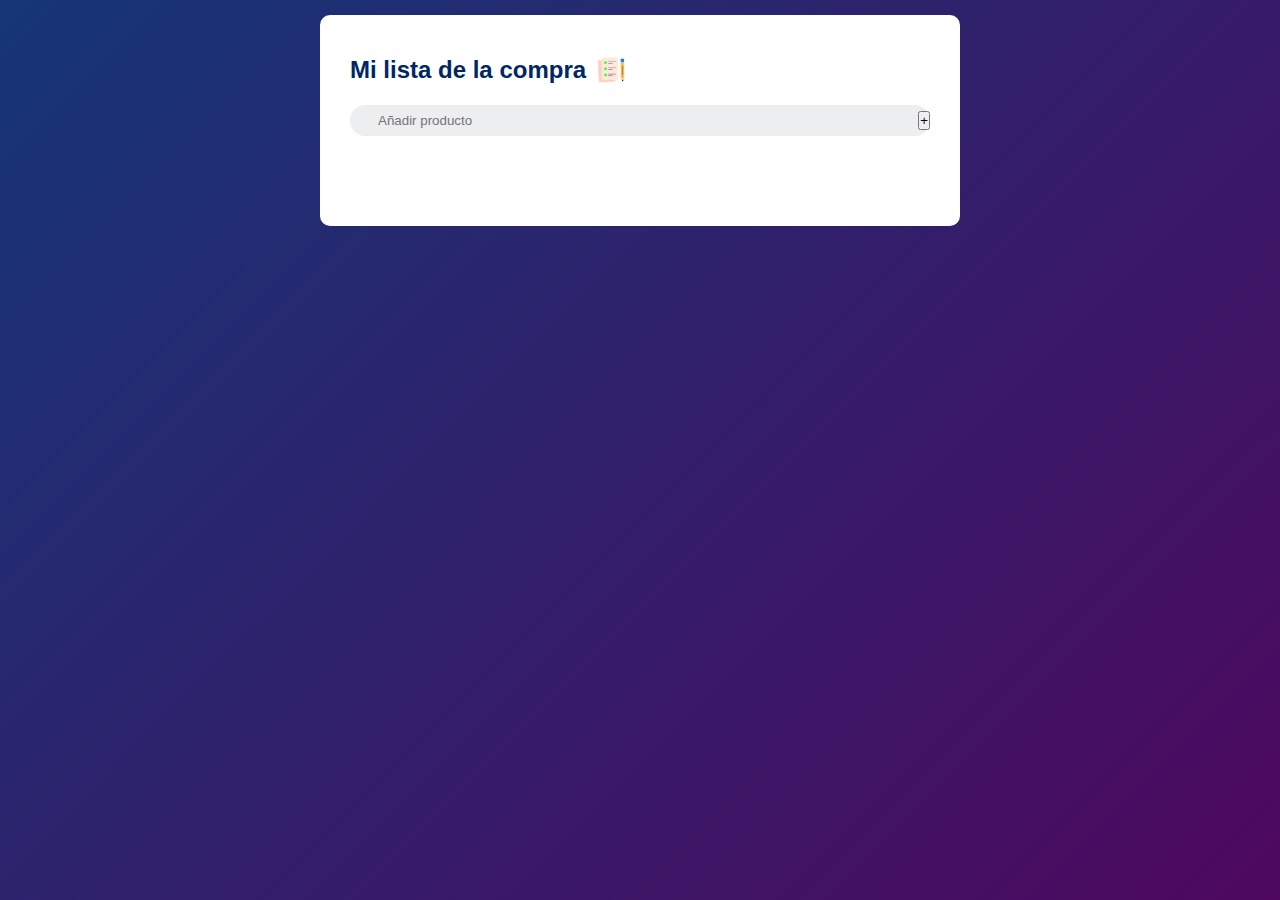
<file: GroceryList.html>
<!DOCTYPE html>
<html lang="en">

<head>
    <meta charset="utf-8">
    <meta name="viewport" content="width=device-width"/>
    <title>Grocery List</title>
    <link rel="stylesheet" href="assets/css/grocery.css">
</head>
<body>

    <div class="container">
        <div class="grocery-list">
            <h2> Mi lista de la compra <img src="assets/images/icon.png" alt="" ></h2>
            <div class="row">
                <input type="text" id="input-box" placeholder="Añadir producto">
                <button onclick="addTask()">+</button>
            </div>
            <ul id="list-container"">
                <li class="checked">Ejemplo</li>
            </ul>
        </div>
    </div>

    <script src="assets/js/grocery.js"></script>
</body>
</html>
</file>
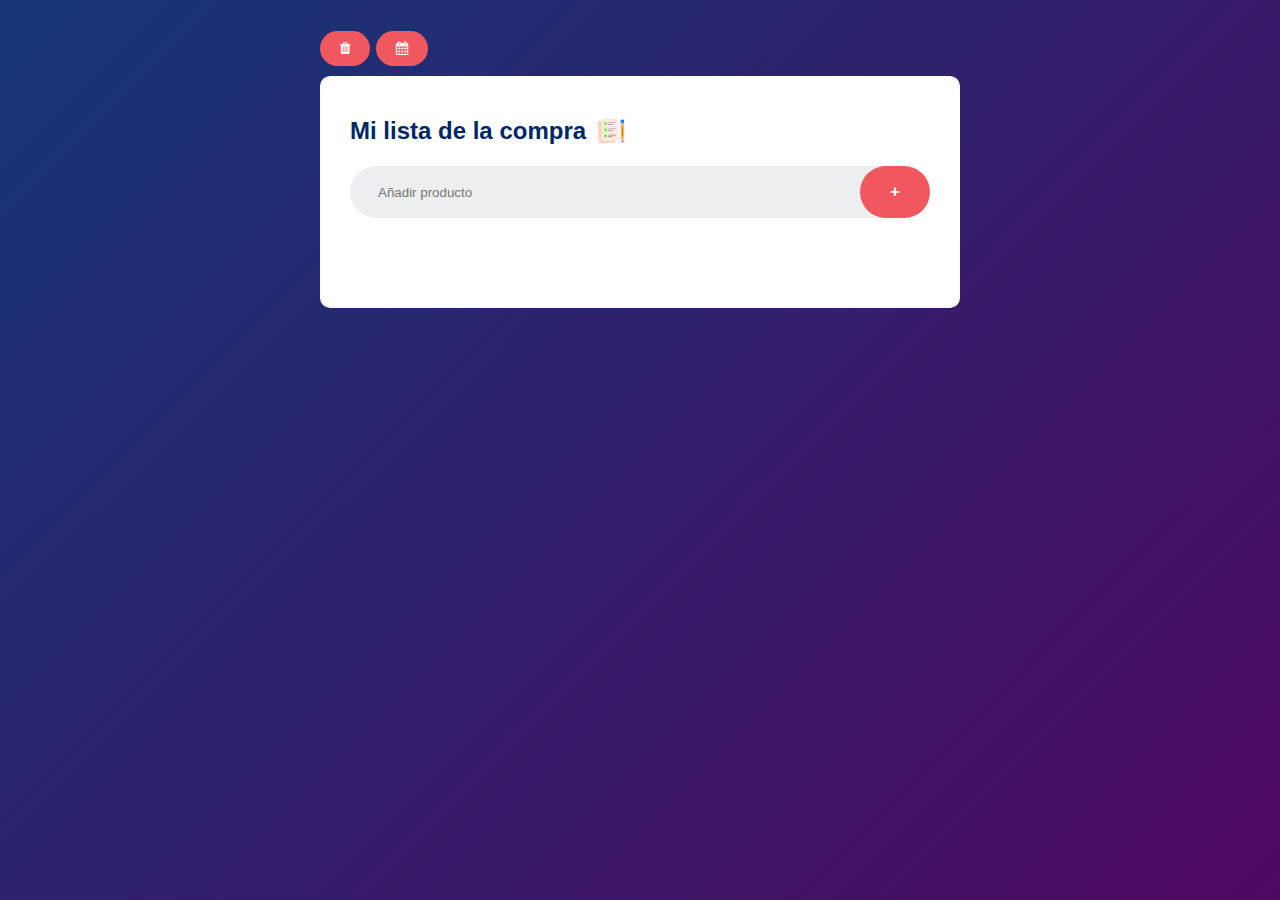
<file: groceryList.html>
<!DOCTYPE html>
<html lang="en">

<head>
    <meta charset="utf-8">
    <meta name="viewport" content="width=device-width"/>
    <link rel="icon" href="assets/images/icon.png" title="icon">
    <title>Grocery List</title>
    <link rel="stylesheet" href="assets/css/grocery.css">
    <link rel="stylesheet" href="assets/plugins/font-awesome/css/font-awesome.css">
</head>
<body>

    <div class="container">
        <div class="navbar">
            <button class="calendar" onclick="confirmClear()"><i class="fa fa-trash"></i></button>
            <button class="calendar" onclick="window.location.href='/weekly.html';"><i class="fa fa-calendar"></i></button>
        </div>
        <div class="grocery-list">
            <h2> Mi lista de la compra <img src="assets/images/icon.png" alt="" ></h2>
            <div class="row">
                <input type="text" id="input-box" placeholder="Añadir producto">
                <button class="add" onclick="addTask()">+</button>
            </div>
            <ul id="list-container"">
                <li class="checked">Ejemplo, si sale hay error</li>
            </ul>
        </div>
    </div>

    <script src="assets/js/grocery.js"></script>
</body>
</html>
</file>
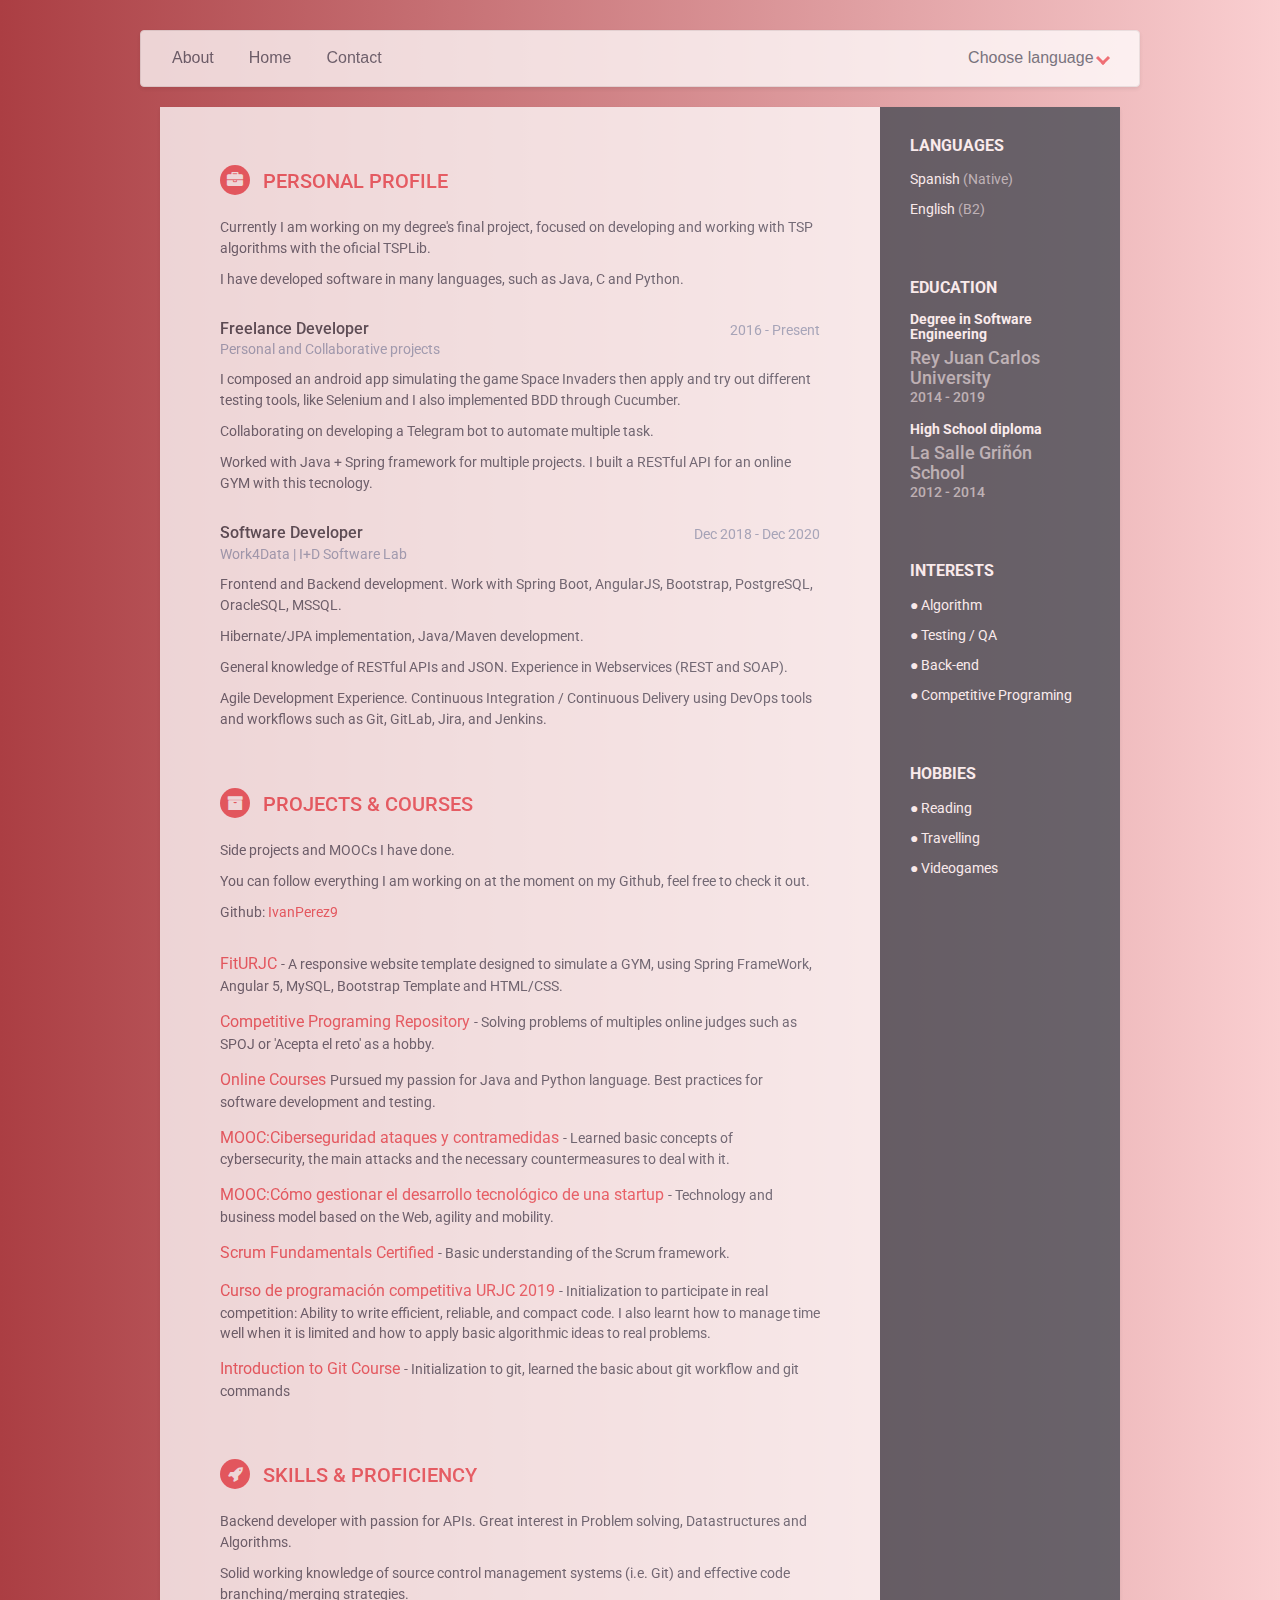
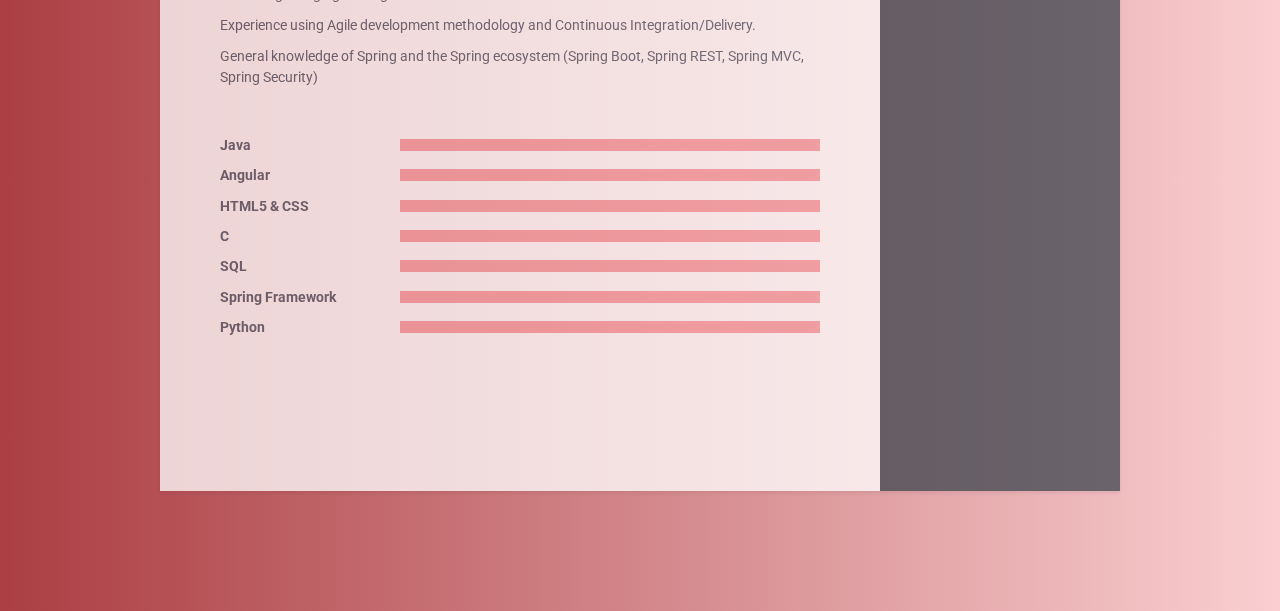
<file: home.html>
<!DOCTYPE html>
<!--[if IE 8]> <html lang="en" class="ie8"> <![endif]-->
<!--[if IE 9]> <html lang="en" class="ie9"> <![endif]-->
<!--[if !IE]><!-->
<html lang="en">
<!--<![endif]-->

<head>
    <title data-i18n="title">Iván Pérez - Portfolio</title>
    <meta charset="utf-8">
    <meta http-equiv="X-UA-Compatible" content="IE=edge">
    <meta name="viewport" content="width=device-width, initial-scale=1.0">
    <meta name="description" content="Iván Pérez - Portfolio">

    <!-- Link-->
    <link rel="shortcut icon" href="assets/images/resume.png" title="LogoIcon">
    <link
        href='https://fonts.googleapis.com/css?family=Roboto:400,500,400italic,300italic,300,500italic,700,700italic,900,900italic'
        rel='stylesheet' type='text/css'>
    <!-- Global CSS -->
    <link rel="stylesheet" href="assets/plugins/bootstrap/css/bootstrap.min.css">
    <!-- Plugins CSS -->
    <link rel="stylesheet" href="assets/plugins/font-awesome/css/font-awesome.css">

    <!-- Theme CSS , 5 for orange -->
    <link id="theme-style" rel="stylesheet" href="assets/css/styles-5.css">
    <link id="theme-style" rel="stylesheet" href="assets/css/navbar.css">
    <!-- HTML5 shim and Respond.js for IE8 support of HTML5 elements and media queries -->
    <!--[if lt IE 9]>
      <script src="https://oss.maxcdn.com/html5shiv/3.7.2/html5shiv.min.js"></script>
      <script src="https://oss.maxcdn.com/respond/1.4.2/respond.min.js"></script>
    <![endif]-->
</head>

<body>

    <!--Navbar -->
    <nav class="navbar navbar-default banner">
        <div class="container-fluid ">
            <!-- Brand and toggle get grouped for better mobile display -->
            <div class="navbar-header">
                <button type="button" class="navbar-toggle collapsed" data-toggle="collapse"
                    data-target="#bs-example-navbar-collapse-1" aria-expanded="false">
                    <span class="sr-only">Toggle navigation</span>
                    <span class="icon-bar"></span>
                    <span class="icon-bar"></span>
                    <span class="icon-bar"></span>
                </button>
                <button class="dropbtn dropdown-toggle" onclick="window.location.href='/index.html';" type="button">
                    <span>About</span></button>
                <button class="dropbtn dropdown-toggle" onclick="window.location.href='/home.html';"
                    type="button"><span>Home</span></button>
                <button class="dropbtn dropdown-toggle" onclick="window.location.href='/contact.html';"
                    type="button"><span>Contact</span></button>
            </div>

            <!-- Collect the nav links, forms, and other content for toggling -->
            <div class="collapse navbar-collapse">
                <ul class="nav navbar-nav navbar-right navbar-nav-primary">

                    <li>
                        <div class="dropdown">
                            <button class="dropbtn dropdown-toggle" type="button" data-toggle="dropdown">
                                <span data-i18n="language">Choose language</span>
                                <span class="arrow down"></span>
                            </button>
                            <ul class="dropdown-menu">
                                <form>
                                    <fieldset>
                                        <label class="dropdown-content">
                                            <input class="dropdown-content" type="button" alt="en" name="lang"
                                                value="English" />
                                        </label>
                                        <br>
                                        <label class="dropdown-content">
                                            <input class="dropdown-content" type="button" alt="es" name="lang"
                                                value="Español" />
                                        </label>
                                    </fieldset>
                                </form>
                            </ul>
                        </div>
                    </li>
                </ul>
            </div><!-- /.navbar-collapse -->
        </div><!-- /.container-fluid -->
    </nav>
    <!--Fin navbar -->

    <div class="wrapper">
        <div class="sidebar-wrapper">

            <!--
            <div class="profile-container">
                <h1 class="name" >Iván Pérez Huete </h1>
                <h2 class="tagline" data-i18n="tagline">Software Engineer</h2>
            </div>
            -->

            <!--//profile-container-->

            <!--
            <div class="contact-container container-block">
                <ul class="list-unstyled contact-list">
                    <li class="email">
                        <em class="fa fa-envelope"></em>
                        <a href="mailto:iperezhuete@gmail.com" title="Email: iperezhuete@gmail.com">iperezhuete@gmail.com</a>
                    </li>
                    

                    <li class="phone">
                        <em class="fa fa-phone"></em>
                        <a href="tel:0123456789" title="Telefono: 0123 456 789">0123 456 789</a>
                    </li>
                    
                    <li class="website"><i class="fa fa-globe"></i><a href="http://themes.3rdwavemedia.com/website-templates/free-responsive-website-template-for-developers/" target="_blank">portfoliosite.com</a></li>
                    <li class="linkedin">
                        <em class="fa fa-linkedin"></em>
                        <a href="https://es.linkedin.com/in/iv%C3%A1n-p%C3%A9rez-huete-09a52515b" target="_blank"
                        title="linkedin">Iván Pérez Huete</a>
                    </li>
                    <li class="github">
                        <em class="fa fa-github"></em>
                        <a href="https://github.com/IvanPerez9" target="_blank" title="github">github.com/IvanPerez9</a>
                    </li>
                    <li class="location">
                        <em class="fa fa-map-marker"></em>
                        <a title="location" data-i18n="location" >Madrid Area, Spain</a>
                    </li>

                    <li class="twitter">
                        <em class="fa fa-twitter"></em>
                        <a href="https://twitter.com/Ivan_Prz12" target="_blank" title="Twitter">@Ivan_Prz12</a>
                    </li>
                </ul>
            </div>
            -->

            <!--//education-container-->

            <div class="languages-container container-block">
                <h2 class="container-block-title" data-i18n="languages.title">Languages</h2>
                <ul class="list-unstyled interests-list">
                    <li>
                        <span data-i18n="languages.es">Spanish</span>
                        <span class="lang-desc" data-i18n="languages.native">Native</span>
                    </li>
                    <li>
                        <span data-i18n="languages.en"> English</span>
                        <span class="lang-desc">(B2)</span>
                    </li>
                </ul>
            </div>

            <!--//contact-container-->

            <div class="education-container container-block">
                <h2 class="container-block-title" data-i18n="education.title">Education</h2>
                <div class="item">
                    <h3 class="degree" data-i18n="education.degree1">Software Engineering Degree</h3>
                    <h4 class="meta dat" data-i18n="education.uni">King Juan Carlos University</h4>
                    <div class="time">2014 - 2019</div>
                </div>
                <!--//item-->
                <div class="item">
                    <h3 class="degree" data-i18n="education.degree2">High School diploma</h3>
                    <h4 class="meta" data-i18n="education.school">La Salle Griñón School</h4>
                    <div class="time">2012 - 2014</div>
                </div>
            </div>

            <!--//interests-->

            <div class="interests-container container-block">
                <h2 class="container-block-title" data-i18n="interest.title">Interests</h2>
                <ul class="list-unstyled interests-list">
                    <li data-i18n="interest.algorithm"> &#9679 Algorithm</li>
                    <li> &#9679 Testing / QA</li>
                    <li> &#9679 Back-end</li>
                    <li data-i18n="interest.cp"> &#9679 Competitive Programing</li>
                </ul>
            </div>

            <!--//Hobbies-->

            <div class="interests-container container-block">
                <h2 class="container-block-title">Hobbies</h2>
                <ul class="list-unstyled interests-list">
                    <li data-i18n="hobbies.r"> &#9679 Reading</li>
                    <li data-i18n="hobbies.t"> &#9679 Travelling</li>
                    <li data-i18n="hobbies.vg"> &#9679 Videogames</li>
                </ul>
            </div>

            <!-- Video presentation -->

            <!-- 
            <div class="interests-container container-block ">
                <h2 class="container-block-title ">Video Presentation</h2>
                <img class="definition img-fluid"src="assets/images/CodigoQR.png" alt="Código de tipo QR para acceder al video presentación de este curriculum vitae."/>
            </div><br>
            -->

            <!--WAI level AA 
            <div class="icons" id="bottom">
                <a href="http://www.w3.org/WAI/WCAG1AA-Conformance" style="padding-left: 50px;" title="Explanation of Level Double-A Conformance">
                    <img height="31" src="http://www.w3.org/WAI/wcag1AA" alt="Level Double-A conformance icon, W3C-WAI Web Content Accessibility Guidelines 1.0">
                </a>
            </div>
            -->

        </div>

        <!--//sidebar-wrapper-->

        <div class="main-wrapper">

            <!-- SUMMARY -->

            <!--
            <section class="section summary-section">
                <h2 class="section-title">
                    <em class="fa fa-user"></em>
                    <span class="section-title" data-i18n="summary.title"> Career Profile</span>
                </h2>
                <div class="item">
                    <div class="summary">
                        <p data-i18n="summary.t1"> Energetic software engineer. I am enthusiastic team player and deep creative thinker. </p>
                    </div>
                </div>
            </section>
            -->
            <!--//section-->

            <section class="section experiences-section">
                <h2 class="section-title">
                    <em class="fa fa-briefcase"></em>
                    <span class="section experiences-section" data-i18n="personalProfile.title"> Personal Profile</span>
                </h2>

                <!--//item-->
                <div class="item">

                    <!--//details-->
                    <div class="details">
                        <p data-i18n="summary.t2"> Currently I am working on my degree's final project, focused on
                            developing and working with TSP algorithms with the oficial TSPLib.</p>
                        <p data-i18n="personalProfile.p2">I have developed software in many languajes, especially in
                            Java, C and Python.</p>

                    </div>

                </div>

                <div class="item">
                    <div class="meta">
                        <div class="upper-row">
                            <h3 class="job-title" data-i18n="personalProfile.job1">Freelance Developer</h3>
                            <div class="time" data-i18n="personalProfile.date1">2016 - Present</div>
                        </div>
                        <!--//upper-row-->
                        <div class="company" data-i18n="personalProfile.company1">Personal and Collaborative projects
                        </div>
                    </div>
                    <!--//meta-->
                    <div class="details">
                        <p data-i18n="personalProfile.details.p1">Composed an android app simulating the game Space
                            Invaders then apply and try out different testing tools, like Selenium and implemented BDD
                            through Cucumber. </p>
                        <p data-i18n="personalProfile.details.p2">Collaborating on developing a Telegram bot to automate
                            multiple task. </p>
                        <p data-i18n="personalProfile.details.p3">Worked with Java + Spring framework for multiple
                            projects. I built a RESTful API for an online GYM with this tecnology. </p>
                    </div>
                    <!--//details-->
                </div>
                <!--//item-->
                <div class="item">
                    <div class="meta">
                        <div class="upper-row">
                            <h3 class="job-title" data-i18n="personalProfile.job2">Software Developer</h3>
                            <div class="time" data-i18n="personalProfile.date2">Dec 2018 - Present</div>
                        </div>
                        <!--//upper-row-->
                        <div class="company">Work4Data | I+D Software Lab</div>
                    </div>
                    <!--//meta-->
                    <div class="details">
                        <p data-i18n="personalProfile.details.p11">Frontend and Backend development. Work with Spring
                            Boot, AngularJS, Bootstrap, PostgreSQL, OracleSQL, MSSQL. </p>
                        <p data-i18n="personalProfile.details.p12">Hibernate/JPA implementation, Java/Maven development.
                        </p>
                        <p data-i18n="personalProfile.details.p13">General knowledge of RESTful APIs and JSON.
                            Experience in Webservices (REST and SOAP).</p>
                        <p data-i18n="personalProfile.details.p14">Agile Development Experience. Continuous Integration
                            / Continuous Delivery using DevOps tools and workflows such as Git, GitLab, Jira, and
                            Jenkins.</p>
                    </div>
                    <!--//details-->
                </div>
                <!--//item-->

            </section>
            <!--//section-->

            <section class="section projects-section">
                <h2 class="section-title">
                    <em class="fa fa-archive"></em>
                    <span class="section projects-section" data-i18n="projectsCourses.title"> Projects & Courses</span>
                </h2>
                <div class="intro">
                    <p data-i18n="projectsCourses.description1">Side projects and MOOCs I have done.</p>
                    <p data-i18n="projectsCourses.description2">You can follow everything I am working on at the moment
                        on my Github, feel free to check it out.</p>
                    <p>Github: <a href="https://github.com/IvanPerez9/" target="_blank">IvanPerez9</a></p>
                </div>
                <!--//intro-->

                <div class="item">
                    <span class="project-title">
                        <a href="https://github.com/IvanPerez9/FitURJC" target="_blank">FitURJC</a>
                    </span> -
                    <span class="project-tagline" data-i18n="projectsCourses.fiturjc">A responsive website template
                        designed to simulate a GYM, using Spring FrameWork, Angular 5, MySQL, Bootstrap Template and
                        HTML/CSS.</span> <br>
                    <span class="project-tagline"> </span>
                </div>

                <!--//item-->
                <div class="item">
                    <span class="project-title">
                        <a href="https://github.com/IvanPerez9/ProgramacionCompetitiva" target="_blank">Competitive
                            Programing Repository</a>
                    </span> -
                    <span class="project-tagline" data-i18n="projectsCourses.competitive">Solving problems of multiples
                        online judges such as SPOJ or 'Acepta el reto' as a hobby.</span><br>
                    <span class="project-tagline"> </span>
                </div>
                <!--//item-->

                <!--//item-->
                <div class="item">
                    <span class="project-title">
                        <a target="_blank" data-i18n="projectsCourses.onlineCourses.title">Online Courses</a>
                    </span>
                    <span class="project-tagline" data-i18n="projectsCourses.onlineCourses.course1">Pursued my passion
                        for Java and Python languaje.
                    </span>
                    <span class="project-tagline" data-i18n="projectsCourses.onlineCourses.course2">Best practices for
                        software development and testing. </span>
                </div>
                <!--//item-->
                <div class="item">
                    <span class="project-title">
                        <a href="https://urjcx.urjc.es/courses" target="_blank">MOOC:Ciberseguridad ataques y
                            contramedidas </a>
                    </span> -
                    <span class="project-tagline" data-i18n="projectsCourses.onlineCourses.course3">Learn basic concepts
                        of cybersecurity, the main attacks and the necessary countermeasures to deal with
                        it.</span>
                </div>
                <!--//item-->
                <div class="item">
                    <span class="project-title">
                        <a href="https://urjcx.urjc.es/courses" target="_blank">MOOC:Cómo gestionar el desarrollo
                            tecnológico de una startup </a>
                    </span> -
                    <span class="project-tagline" data-i18n="projectsCourses.onlineCourses.course4">Technology and
                        business model based on the Web, agility and mobility.</span>
                </div>
                <!--//item-->
                <!--//item-->
                <div class="item">
                    <span class="project-title">
                        <a href="https://www.scrumstudy.com/certification/scrum-fundamentals-certified"
                            target="_blank">Scrum Fundamentals Certified </a>
                    </span> -
                    <span class="project-tagline" data-i18n="projectsCourses.onlineCourses.course5"> Basic understanding
                        of the Scrum framework.</span>
                </div>
                <!--//item-->
                <!--//item-->
                <div class="item">
                    <span class="project-title">
                        <a href="" target="_blank">Curso de programación competitiva URJC 2019</a>
                    </span> -
                    <span class="project-tagline" data-i18n="projectsCourses.onlineCourses.course6"> Initialization to
                        participate in real competition: Ability to write efficient, reliable, and compact code. I also
                        lernt how to manage time well when it is limited, apply basic algorithmic ideas to real
                        problems.</span>
                </div>
                <!--//item-->
                <!--//item-->
                <div class="item">
                    <span class="project-title">
                        <a href="https://www.udemy.com/certificate/UC-PCNCZBPE/" target="_blank"
                            data-i18n="projectsCourses.onlineCourses.course7">Introduction to Git Course</a>
                    </span> -
                    <span class="project-tagline" data-i18n="projectsCourses.onlineCourses.course8"> Initialization to
                        git, learn the basic about git workflow and git commands.</span>
                </div>
                <!--//item-->
            </section>
            <!--//section-->

            <section class="skills-section section">
                <h2 class="section-title">
                    <em class="fa fa-rocket"></em>
                    <span class="skills-section section" data-i18n="skills.title"> Skills & Proficiency</span>
                </h2>
                <div class="skillset">
                    <div>
                        <span class="project-tagline">
                            <p data-i18n="skills.p1">Backend developer with passion for APIs. Great interest in Problem
                                solving, Datastructures and Algorithms.</p>
                            <p data-i18n="skills.p2">Solid working knowledge of source control management systems (i.e.
                                Git) and effective code branching/merging strategies.</p>
                            <p data-i18n="skills.p3">Experience using Agile development methodology and Continuous
                                Integration/Delivery.</p>
                            <p data-i18n="skills.p4"> General knowledge of Spring and the Spring ecosystem (Spring Boot,
                                Spring REST, Spring MVC, Spring Security)</p>
                    </div>
                    </span>

                    <br>
                    <br>

                    <div class="item">
                        <h3 class="level-title">Java</h3>
                        <div class="level-bar">
                            <div class="level-bar-inner" data-level="90%">
                            </div>
                        </div>
                        <!--//level-bar-->
                    </div>
                    <!--//item-->

                    <div class="item">
                        <h3 class="level-title">Angular</h3>
                        <div class="level-bar">
                            <div class="level-bar-inner" data-level="50%">
                            </div>
                        </div>
                        <!--//level-bar-->
                    </div>
                    <!--//item-->

                    <div class="item">
                        <h3 class="level-title">HTML5 &amp; CSS</h3>
                        <div class="level-bar">
                            <div class="level-bar-inner" data-level="90%">
                            </div>
                        </div>
                        <!--//level-bar-->
                    </div>
                    <!--//item-->

                    <div class="item">
                        <h3 class="level-title">C</h3>
                        <div class="level-bar">
                            <div class="level-bar-inner" data-level="65%">
                            </div>
                        </div>
                        <!--//level-bar-->
                    </div>
                    <!--//item-->

                    <div class="item">
                        <h3 class="level-title">SQL</h3>
                        <div class="level-bar">
                            <div class="level-bar-inner" data-level="65%">
                            </div>
                        </div>
                        <!--//level-bar-->
                    </div>
                    <!--//item-->

                    <div class="item">
                        <h3 class="level-title">Spring Framework</h3>
                        <div class="level-bar">
                            <div class="level-bar-inner" data-level="68%">
                            </div>
                        </div>
                        <!--//level-bar-->
                    </div>
                    <!--//item-->

                    <div class="item">
                        <h3 class="level-title">Python</h3>
                        <div class="level-bar">
                            <div class="level-bar-inner" data-level="65%">
                            </div>
                        </div>
                        <!--//level-bar-->
                    </div>
                    <!--//item-->

                    <br>
                    <!-- 
                    <div class="summary">
                        <img id="wordcloud" class="definition img-fluid col-xs-12 col-md-12 col-sm-12 col-lg-12" src="assets/images/wordcloud.png" alt="CSS,HTML,AGILE,WEB,JAVA,ANGULAR,JAVASCRIPT,SPRING,DOCKER,PASCAL" />
                    </div>
                    -->

                </div>
            </section>
            <!--//skills-section-->

            <!--//Summary-->

            <!-- 
            <section class="section summary-section ">
                <h2 class="section-title">
                    <em class="fa fa-street-view"></em>Who am I?</h2>
                <div class="summary">
                    <img class="definition img-fluid col-xs-12 col-md-12 col-sm-12 col-lg-12" src="assets/images/ComoMeDefino.png" alt="HARD-WORKER, HONEST, EASY-GOING, SELF-CONFIDENT, CHEERFUL."    />
                </div>
            </section>
            -->

            <!--//Nube de palabras WordCloud alfa 1.0 -->

            <!--

            <section class="section summary-section ">
                <h2 class="section-title">
                    <em class="fa fa-cloud"></em>My habilities</h2>
                <div class="summary">
                    <img id="wordcloud" class="definition img-fluid col-xs-12 col-md-12 col-sm-12 col-lg-12" src="assets/images/wordcloud.png" alt="CSS,HTML,AGILE,WEB,JAVA,ANGULAR,JAVASCRIPT,SPRING,DOCKER,PASCAL" />
                </div>
            </section>

            -->

        </div>
        <!--//main-body-->

    </div>

    <footer class="footer">
        <div class="text-center">
            <!--/* This template is released under the Creative Commons Attribution 3.0 License. Please keep the attribution link below when using for your own project. Thank you for your support. :) If you'd like to use the template without the attribution, you can check out other license options via our website: themes.3rdwavemedia.com */-->
            <!--
                <small class="copyright">Designed with <em class="fa fa-heart"></em> by <a href="http://themes.3rdwavemedia.com" target="_blank">Xiaoying Riley</a> for developers</small>
                -->
        </div>
        <!--//container-->
    </footer>
    <!--//footer-->

    <!-- Javascript -->
    <script src="assets/plugins/jquery-1.11.3.min.js"></script>
    <script src="assets/plugins/bootstrap/js/bootstrap.min.js"></script>
    <!-- custom js -->
    <script src="assets/js/main.js" type="module"></script>
</body>

</html>
</file>
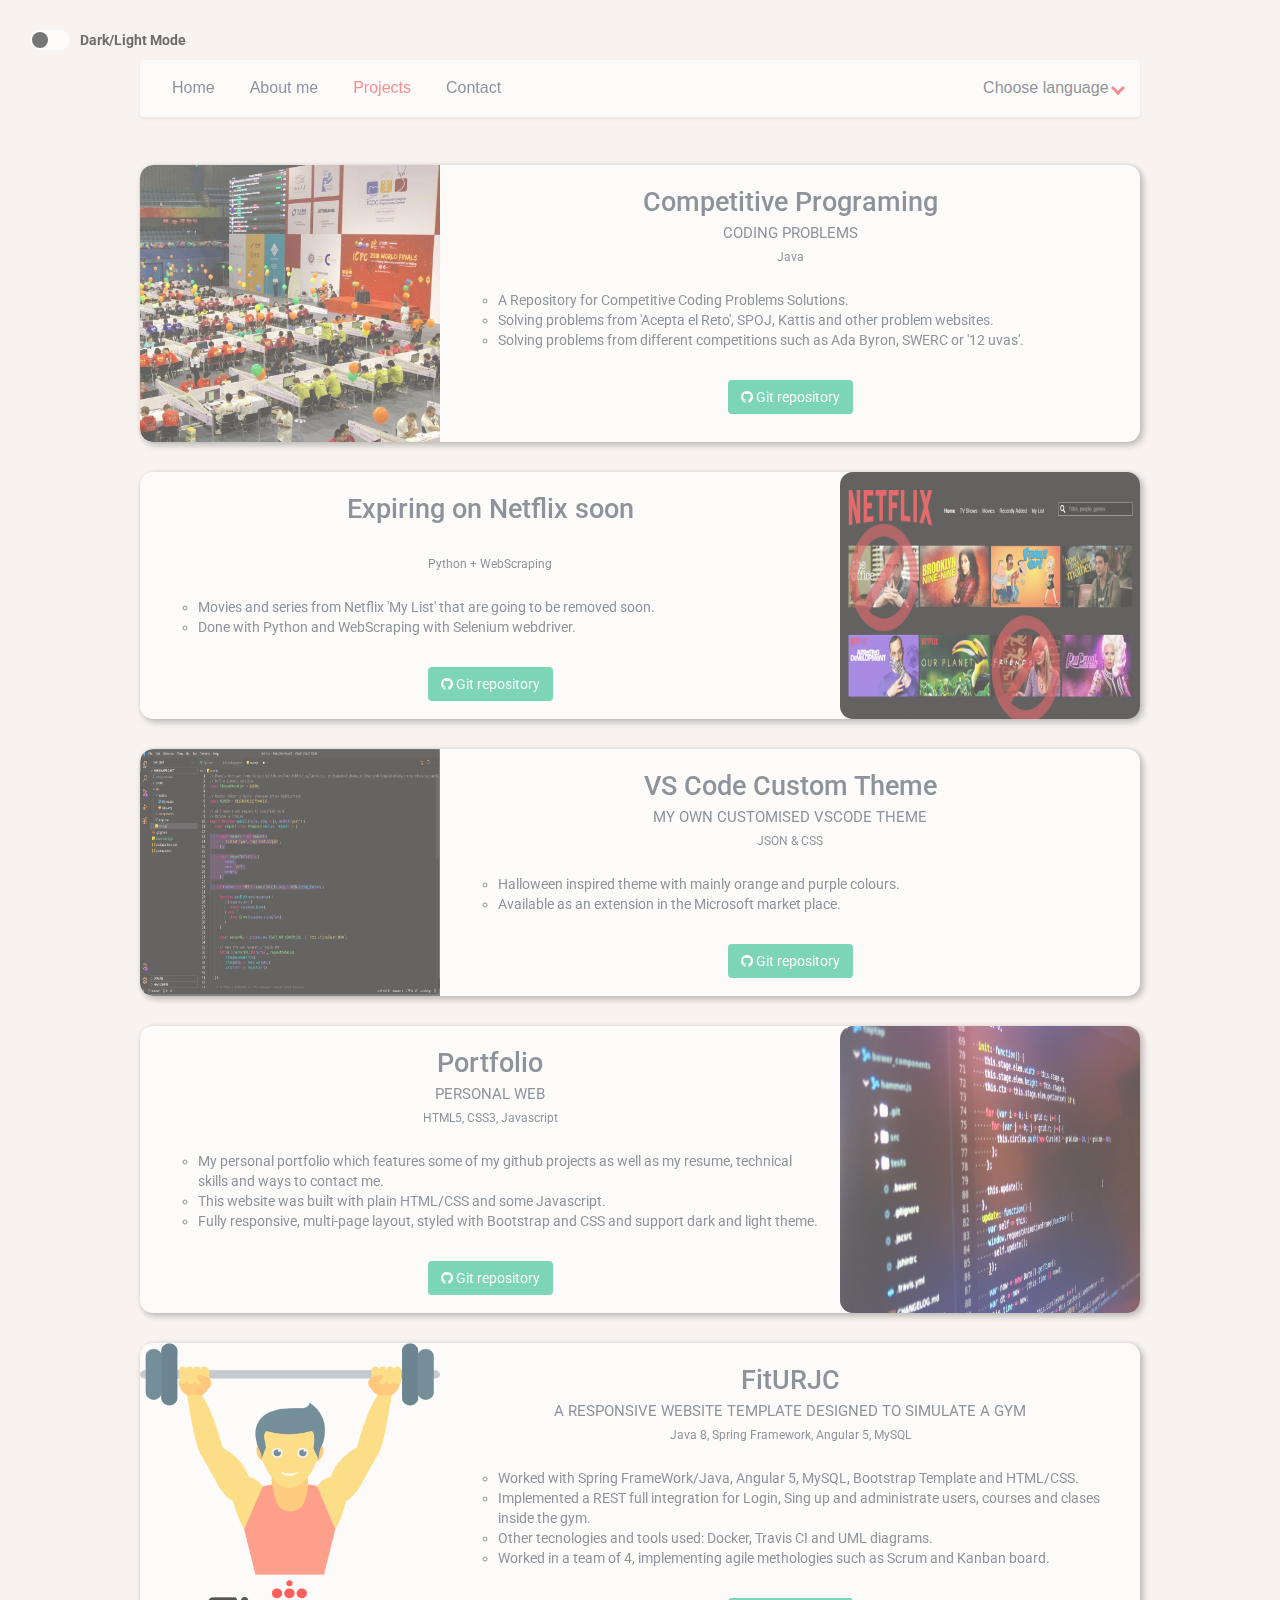
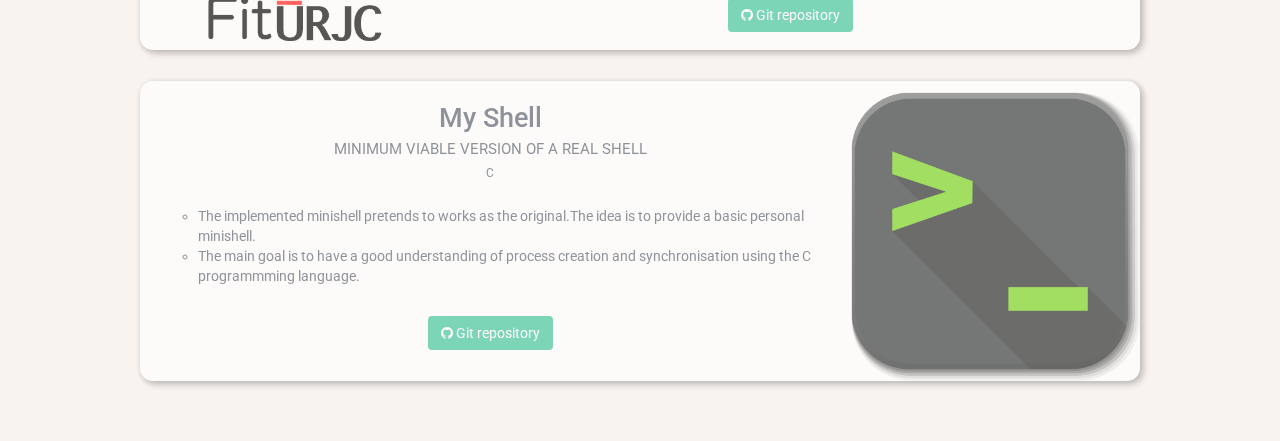
<file: projects.html>
<!DOCTYPE html>
<!--[if IE 8]> <html lang="en" class="ie8"> <![endif]-->
<!--[if IE 9]> <html lang="en" class="ie9"> <![endif]-->
<!--[if !IE]><!-->
<html lang="en" data-theme="light">
<!--<![endif]-->

<head>
    <title data-i18n="title">Iván Pérez - Portfolio</title>
    <meta charset="utf-8">
    <meta http-equiv="X-UA-Compatible" content="IE=edge">
    <meta name="viewport" content="width=device-width, initial-scale=1.0">
    <meta name="description" content="Iván Pérez - Portfolio">

    <!-- Link-->
    <link rel="shortcut icon" href="assets/images/paper_cv25.png" title="LogoIcon">
    <link
        href='https://fonts.googleapis.com/css?family=Roboto:400,500,400italic,300italic,300,500italic,700,700italic,900,900italic'
        rel='stylesheet' type='text/css'>
    <!-- Global CSS -->
    <link rel="stylesheet" href="assets/plugins/bootstrap/css/bootstrap.min.css">
    <!-- Plugins CSS -->
    <link rel="stylesheet" href="assets/plugins/font-awesome/css/font-awesome.css">

    <!-- Theme CSS  -->
    <link id="style" rel="stylesheet" href="assets/css/projects.css">
    <link id="navbar-style" rel="stylesheet" href="assets/css/navbar.css">
    <link id="theme-style" rel="stylesheet" href="assets/css/toggleDarkLight.css">

    <!-- AD -->
    <script async src="https://pagead2.googlesyndication.com/pagead/js/adsbygoogle.js?client=ca-pub-2264248507801139"
     crossorigin="anonymous"></script>
</head>

<body>

    <!--Dark Light mode -->
    <label>
        <input type="checkbox">
        <span class="check" id="toggle" onclick="getTheme()"></span>
        <span id="mode">Dark/Light Mode</span>
    </label>

    <!--Navbar -->
    <nav class="navbar banner">
        <div class="container-fluid ">
            <!-- Brand and toggle get grouped for better mobile display -->
            <div class="navbar-header">
                <button class="dropbtn dropdown-toggle" onclick="window.location.href='/index.html';" type="button">
                    <span data-i18n="navbar.home">Home</span></button>
                <button class="dropbtn dropdown-toggle" onclick="window.location.href='/about.html';"
                    type="button"><span data-i18n="navbar.about">About me</span></button>
                <button class="dropbtn dropdown-toggle" onclick="window.location.href='/projects.html';"
                    type="button"><span data-i18n="navbar.projects" id="currentPage">Projects</span></button>
                <button class="dropbtn dropdown-toggle" onclick="window.location.href='/contact.html';"
                    type="button"><span data-i18n="navbar.contact">Contact</span></button>
            </div>

            <!-- Collect the nav links, forms, and other content for toggling -->
            <div>
                <ul class="nav navbar-nav navbar-right navbar-nav-primary">
                    <li>
                        <div class="dropdown">
                            <button class="dropbtn dropdown-toggle" type="button" data-toggle="dropdown">
                                <span data-i18n="language">Choose language</span>
                                <span class="arrow down"></span>
                            </button>
                            <ul class="dropdown-menu">
                                <form>
                                    <fieldset>
                                        <label class="dropdown-content">
                                            <input class="dropdown-content" type="button" alt="en" name="lang"
                                                value="English" />
                                        </label>
                                        <br>
                                        <label class="dropdown-content">
                                            <input class="dropdown-content" type="button" alt="es" name="lang"
                                                value="Español" />
                                        </label>
                                    </fieldset>
                                </form>
                            </ul>
                        </div>
                    </li>
                </ul>
            </div>
        </div><!-- /.container-fluid -->
    </nav>
    <!--Fin navbar -->
    <main class="container experience-cards">
        <div class="main">

            <div class="card card1">
                <img src="assets/images/competitive.png" alt="competitvePrograming" class="featured-image">
                <article class="card-body">
                    <header>
                        <div class="title">
                            <h3 data-i18n="projects.card1.title">Competitive Programing</h3>
                        </div>
                        <p class="meta">
                            <span data-i18n="projects.card1.description" class="pre-heading">Coding problems</span>
                            <br>
                            <span data-i18n="projects.card1.languaje" class="author"> Java </span>
                        </p>
                        <ol>
                            <li data-i18n="projects.card1.line1">A Repository for Competitive Coding Problems Solutions</li>
                            <li data-i18n="projects.card1.line2">Resolucion de problemas de Acepta el Reto, SPOJ, Kattis y otras web de problemas.</li>
                            <li data-i18n="projects.card1.line3"> Resolucion de problemas de diferentes concursos como Ada Byron, SWERC o 12 uvas</li>
                        </ol>
                    </header>
                    <div class="wrapper_button">
                        <a href="https://github.com/IvanPerez9/ProgramacionCompetitiva">
                            <button class="btn boton"><i class="fa fa-github"></i> Git repository </button>
                        </a>
                    </div>
                </article>
            </div>

            <div class="card card1">
                <article class="card-body">
                    <header>
                        <div class="title">
                            <h3 data-i18n="projects.card6.title">Expiring on Netflix soon</h3>
                        </div>
                        <p class="meta">
                            <br>
                            <span data-i18n="projects.card6.languaje" class="author"> Python + WebScraping </span>
                        </p>
                        <ol>
                            <li data-i18n="projects.card6.line1">Movies and series from Netflix 'My List' that are going to be removed soon.</li>
                            <li data-i18n="projects.card6.line2">Done with Python and WebScraping with Selenium webdriver.</li>
                        </ol>
                    </header>
                    <div class="wrapper_button">
                        <a href="https://github.com/IvanPerez9/ExpiringOnNetflixSoon">
                            <button class="btn boton"><i class="fa fa-github"></i> Git repository </button>
                        </a>
                    </div>
                </article>
                <img src="assets/images/netflix.png" alt="ExpiringOnNetflixSoon" class="featured-image">
            </div>

            <div class="card card1">
                <img src="assets/images/themeImg.png" alt="VSCodeTheme" class="featured-image">
                <article class="card-body">
                    <header>
                        <div class="title">
                            <h3 data-i18n="projects.card5.title">VS Code Custom Theme</h3>
                        </div>
                        <p class="meta">
                            <span data-i18n="projects.card5.description" class="pre-heading">My own customised vscode theme</span>
                            <br>
                            <span data-i18n="projects.card5.languaje" class="author"> JSON & CSS</span>
                        </p>
                        <ol>
                            <li data-i18n="projects.card5.line1">Halloween inspired theme with mainly orange and purple colours.</li>
                            <li data-i18n="projects.card5.line2">Available as an extension in the Microsoft market place.</li>
                        </ol>
                    </header>
                    <div class="wrapper_button">
                        <a href="https://github.com/IvanPerez9/pumpkin-theme-vscode">
                            <button class="btn boton"><i class="fa fa-github"></i> Git repository </button>
                        </a>
                    </div>
                </article>
            </div>

            <div class="card card1">
                <article class="card-body">
                    <header>
                        <div class="title">
                            <h3 data-i18n="projects.card2.title">Portfolio</h3>
                        </div>
                        <p class="meta">
                            <span data-i18n="projects.card2.description" class="pre-heading">Personal page</span>
                            <br>
                            <span data-i18n="projects.card2.languaje" class="author"> HTML5, CSS3, Javascript </span>
                        </p>
                        <ol>
                            <li data-i18n="projects.card2.line1">My personal portfolio which features some of my github projects as well as my resume, technical skills and ways to contact me.</li>
                            <li data-i18n="projects.card2.line2">This website was built with plain HTML/CSS and some Javascript.</li>
                            <li data-i18n="projects.card2.line3">Fully responsive, multi-page layout, styled with Bootstrap and CSS and support dark and light theme.</li>
                        </ol>
                    </header>
                    <div class="wrapper_button">
                        <a href="https://github.com/IvanPerez9/IvanPerez9.github.io">
                            <button class="btn boton"><i class="fa fa-github"></i> Git repository </button>
                        </a>
                    </div>
                </article>
                <img src="assets/images/web.jpg" alt="ivanPerez9 web" class="featured-image">
            </div>

            <div class="card card1">
                <img src="assets/images/logoFITURJC.png" alt="FitURJC" class="featured-image">
                <article class="card-body">
                    <header>
                        <div class="title">
                            <h3 data-i18n="projects.card3.title">FitURJC</h3>
                        </div>
                        <p class="meta">
                            <span data-i18n="projects.card3.description" class="pre-heading">A responsive website template designed to simulate a GYM</span>
                            <br>
                            <span data-i18n="projects.card3.languaje" class="author"> Java 8, Spring Framework, Angular 5, MySQL</span>
                        </p>
                        <ol>
                            <li data-i18n="projects.card3.line1">Worked with Spring FrameWork/Java, Angular 5, MySQL, Bootstrap Template and HTML/CSS.</li>
                            <li data-i18n="projects.card3.line2">Implemented a REST full integration for Login, Sing up and administrate users, courses and clases inside the gym.</li>
                            <li data-i18n="projects.card3.line3">Other tecnologies and tools used: Docker, Travis CI and UML diagrams.</li>
                            <li data-i18n="projects.card3.line4">Worked in a team of 4, implementing agile methologies such as Scrum and Kanban board</li>
                        </ol>
                    </header>
                    <div class="wrapper_button">
                        <a href="https://github.com/IvanPerez9/FitURJC">
                            <button class="btn boton"><i class="fa fa-github"></i> Git repository </button>
                        </a>
                    </div>
                </article>
            </div>

            <div class="card card1">
                <article class="card-body">
                    <header>
                        <div class="title">
                            <h3 data-i18n="projects.card4.title">My Shell</h3>
                        </div>
                        <p class="meta">
                            <span data-i18n="projects.card4.description" class="pre-heading">Minimum viable version of a real shell</span>
                            <br>
                            <span data-i18n="projects.card4.languaje" class="author"> C </span>
                        </p>
                        <ol>
                            <li data-i18n="projects.card4.line1">The implemented minishell pretends to works as the original.The idea is to provide a basic personal minishell.</li>
                            <li data-i18n="projects.card4.line2">The main goal is to have a good understanding of process creation and synchronisation using the C programmming language.</li>
                        </ol>
                    </header>
                    <div class="wrapper_button">
                        <a href="https://github.com/IvanPerez9/MyShell">
                            <button class="btn boton"><i class="fa fa-github"></i> Git repository </button>
                        </a>
                    </div>
                </article>
                <img src="assets/images/terminal.png" alt="my shell terminal" class="featured-image">
            </div>
            
        </div>
    </main>

    <!-- Javascript -->
    <script src="assets/plugins/jquery-1.11.3.min.js" defer></script>
    <script src="assets/plugins/bootstrap/js/bootstrap.min.js" defer></script>
    <!-- custom js -->
    <script src="assets/js/main.js" type="module"></script>
    <script>
        
        /* ==== DARK LIGHT THEME ==== */

        let theme = localStorage.getItem('data-theme');
        let toggle = document.getElementById('toggle');

        if (localStorage.getItem('data-theme')==null){
            localStorage.setItem('data-theme','light');
        }

        if (theme == 'dark'){
            changeTheme('assets/css/darkThemeCSS/projectsDark.css', 'assets/css/darkThemeCSS/navbarDark.css');
            toggle.checked = false;
        } else {
            changeTheme('assets/css/projects.css', 'assets/css/navbar.css')
            toggle.checked = true;
        }

        function changeTheme(theme, navbarStyle){
                let a = document.getElementById('style');
                let navbarTheme = document.getElementById('navbar-style');
                navbarTheme.href = navbarStyle
                a.href = theme;
        }

        var bool = toggle.checked;
        function getTheme() {
            bool = !bool;
            if (bool){
                changeTheme('assets/css/projects.css', 'assets/css/navbar.css')
                localStorage.setItem('data-theme', 'light')
            } else {
                changeTheme('assets/css/darkThemeCSS/projectsDark.css', 'assets/css/darkThemeCSS/navbarDark.css')
                localStorage.setItem('data-theme' , 'dark')
            }
        }  

    </script>
    
</body>

</html>
</file>
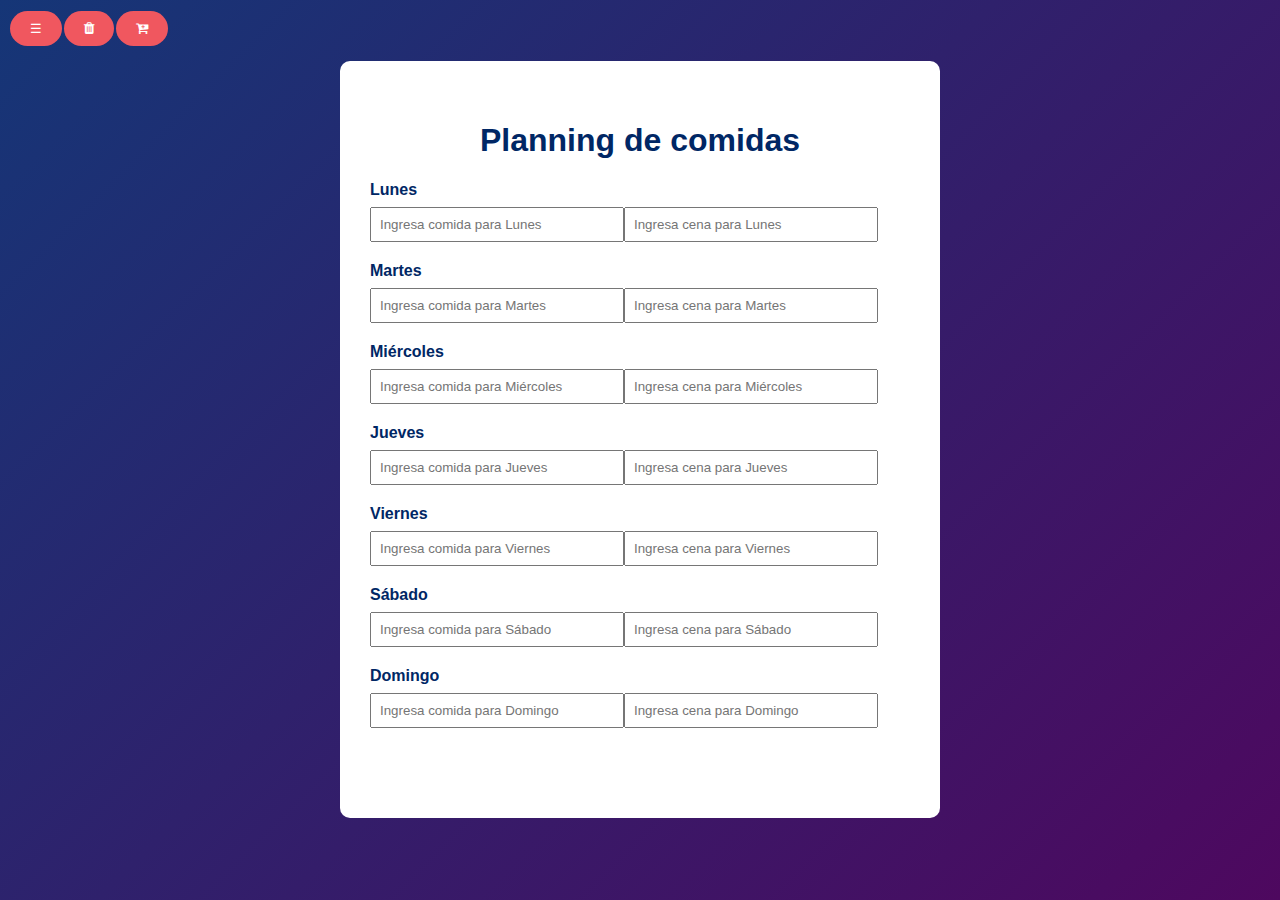
<file: weekly.html>
<!DOCTYPE html>
<html lang="en">
<head>
  <meta charset="UTF-8">
  <meta name="viewport" content="width=device-width, initial-scale=1.0">
  <link rel="icon" href="assets/images/weekly.png" title="icon">
  <link rel="stylesheet" href="assets/css/weekly.css">
  <link rel="stylesheet" href="assets/plugins/font-awesome/css/font-awesome.css">
  <title>Planning de comidas</title>
</head>
<body>

  <div class="top-buttons">
    <button id="burgerBtn">☰</button>
    <button id="clearDataBtn"><i class="fa fa-trash"></i></button>
    <button id="goToPageBtn" onclick="window.location.href='/groceryList.html';"><i class="fa fa-cart-plus"></i></button>
  </div>

  <div class="burger-menu" id="burgerMenu">
    <!-- List de elementos leidos de JSON -->
  </div>

  <div class="meal-planner" id="mealPlanner">
    <h1>Planning de comidas</h1>
    <div id="days-container" class="week-container">
      <!-- Se va anadiendo los dias -->
    </div>
  </div>

  <script src="assets/js/weekly.js"></script>
</body>
</html>
</file>
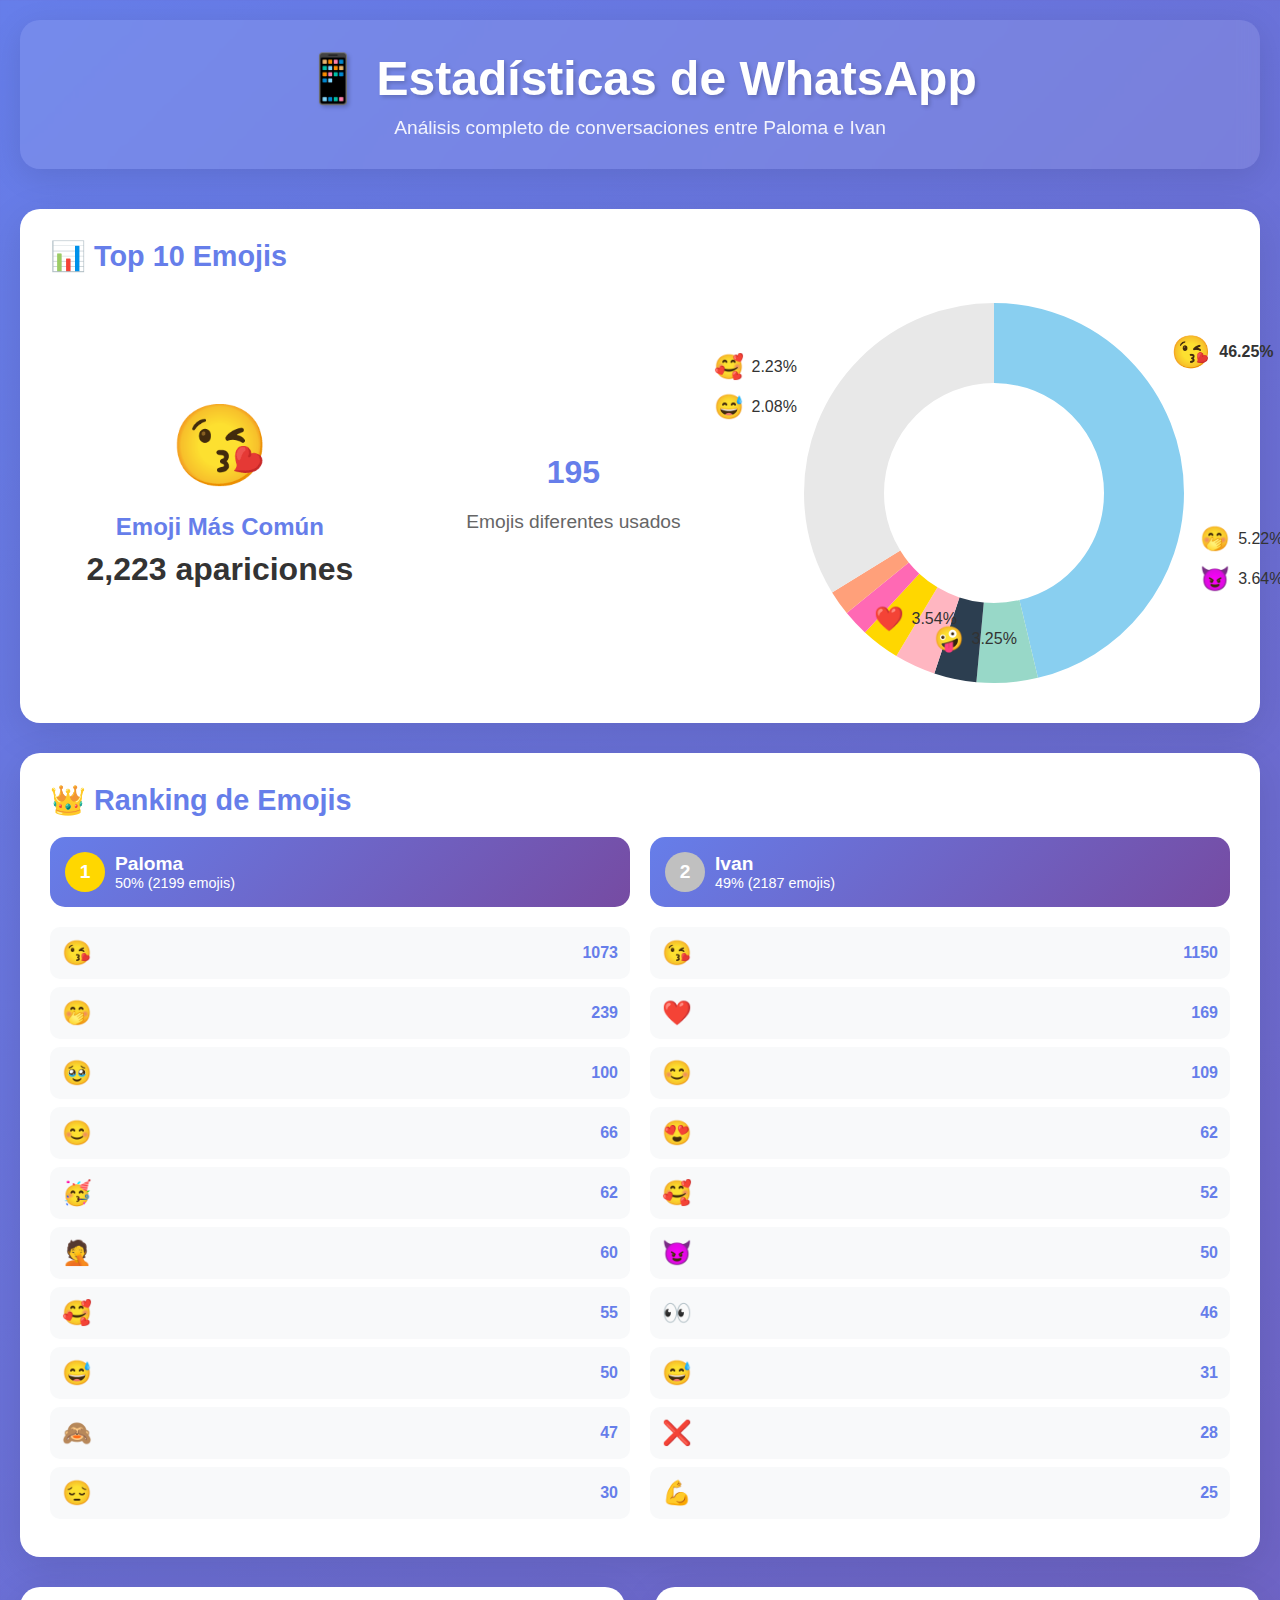
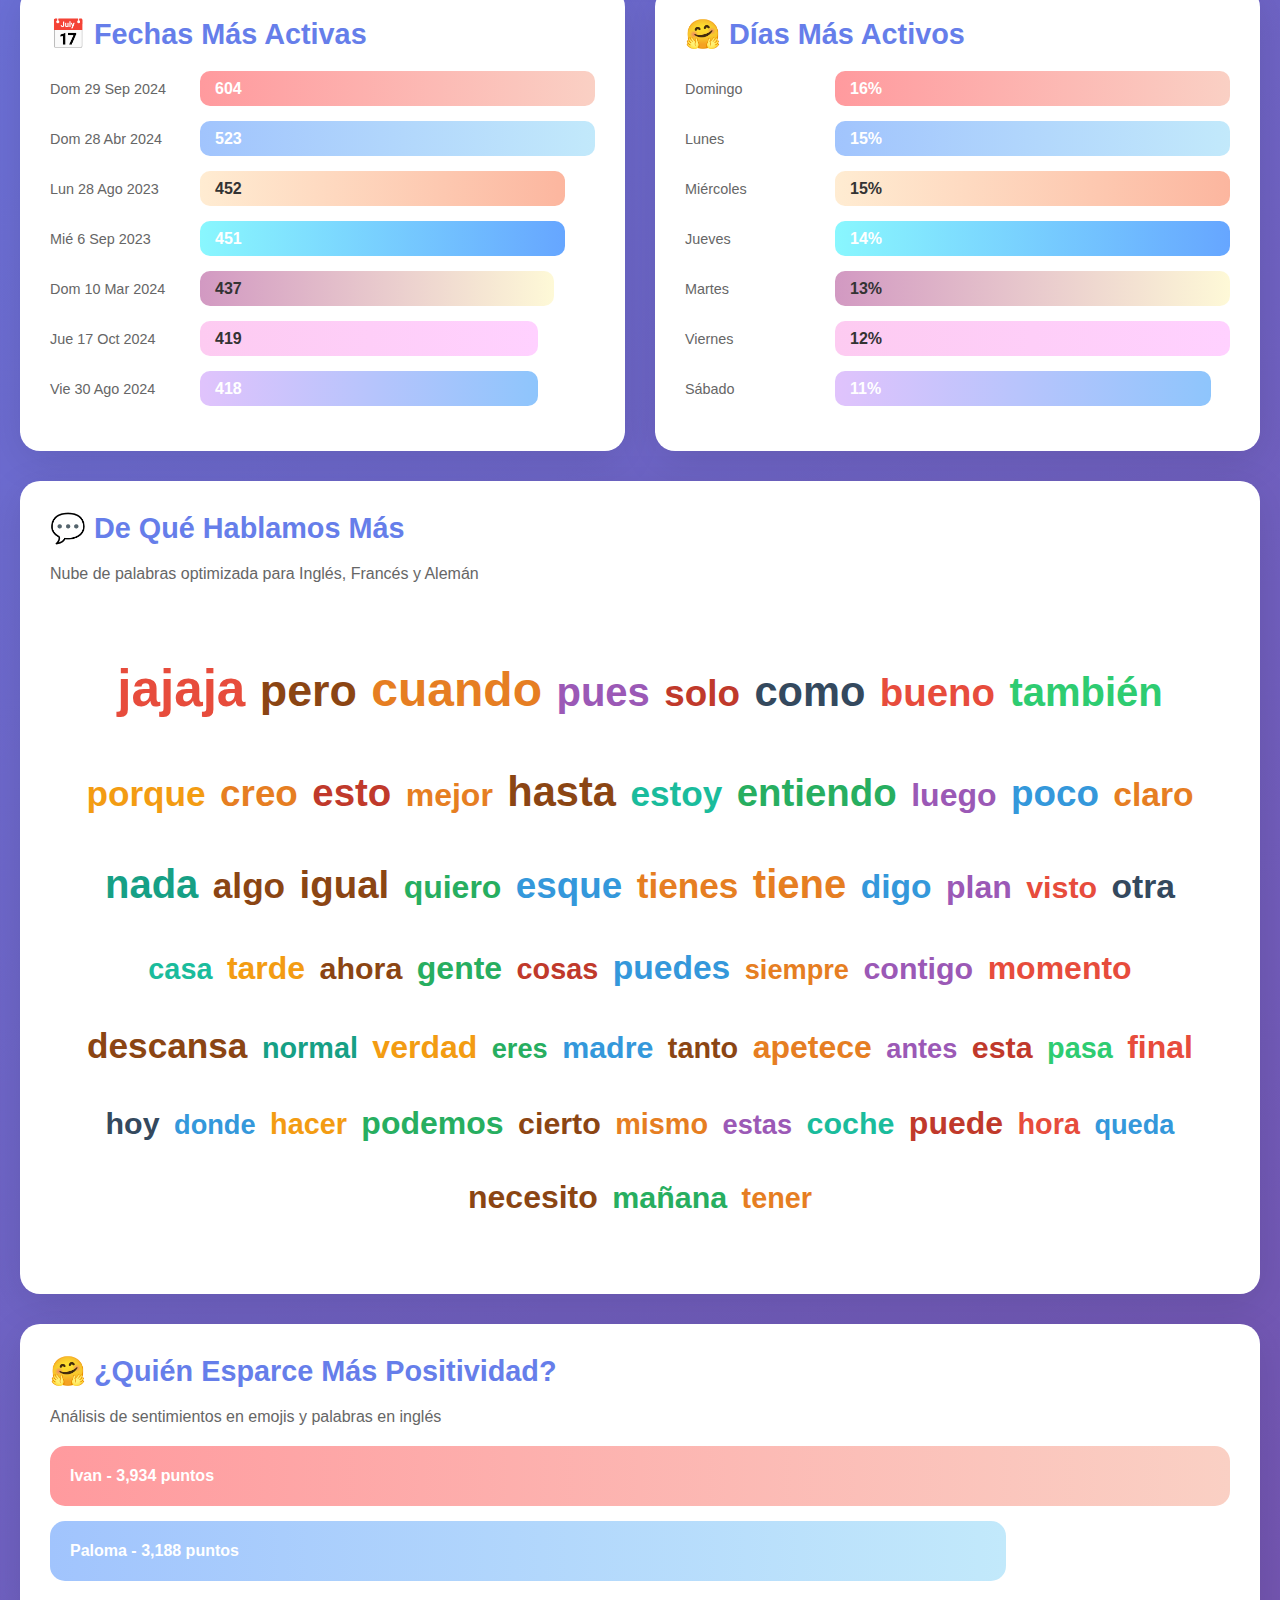
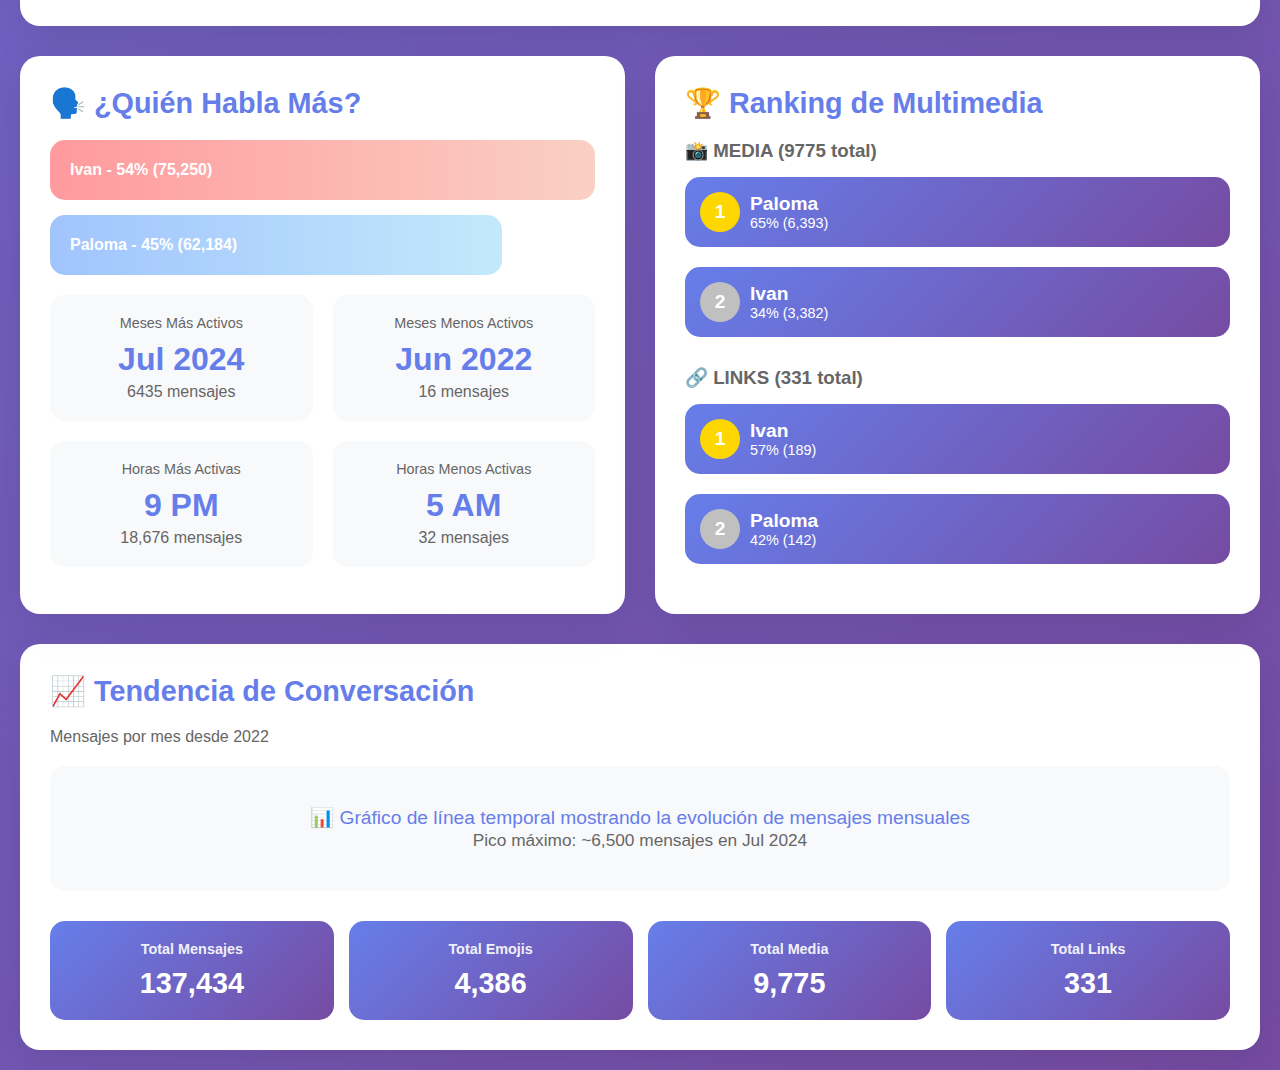
<file: whatstats.html>
<!DOCTYPE html>
<html lang="es">
<head>
    <meta charset="UTF-8">
    <meta name="viewport" content="width=device-width, initial-scale=1.0">
    <title>Estadísticas de WhatsApp - Paloma & Ivan</title>
    <style>
        * {
            margin: 0;
            padding: 0;
            box-sizing: border-box;
        }

        body {
            font-family: 'Segoe UI', Tahoma, Geneva, Verdana, sans-serif;
            background: linear-gradient(135deg, #667eea 0%, #764ba2 100%);
            padding: 20px;
            color: #333;
        }

        .container {
            max-width: 1400px;
            margin: 0 auto;
        }

        .header {
            text-align: center;
            color: white;
            margin-bottom: 40px;
            padding: 30px;
            background: rgba(255, 255, 255, 0.1);
            backdrop-filter: blur(10px);
            border-radius: 20px;
            box-shadow: 0 8px 32px rgba(0, 0, 0, 0.1);
        }

        .header h1 {
            font-size: 3em;
            margin-bottom: 10px;
            text-shadow: 2px 2px 4px rgba(0, 0, 0, 0.2);
        }

        .header p {
            font-size: 1.2em;
            opacity: 0.9;
        }

        .grid {
            display: grid;
            grid-template-columns: repeat(auto-fit, minmax(500px, 1fr));
            gap: 30px;
            margin-bottom: 30px;
        }

        .card {
            background: white;
            border-radius: 20px;
            padding: 30px;
            box-shadow: 0 10px 40px rgba(0, 0, 0, 0.1);
            transition: transform 0.3s ease, box-shadow 0.3s ease;
        }

        .card:hover {
            transform: translateY(-5px);
            box-shadow: 0 15px 50px rgba(0, 0, 0, 0.15);
        }

        .card-title {
            font-size: 1.8em;
            margin-bottom: 20px;
            color: #667eea;
            display: flex;
            align-items: center;
            gap: 10px;
        }

        .emoji {
            font-size: 1.2em;
        }

        .leaderboard {
            display: flex;
            gap: 20px;
        }

        .leaderboard-col {
            flex: 1;
        }

        .leader-header {
            display: flex;
            align-items: center;
            gap: 10px;
            margin-bottom: 20px;
            padding: 15px;
            background: linear-gradient(135deg, #667eea 0%, #764ba2 100%);
            border-radius: 15px;
            color: white;
        }

        .medal {
            width: 40px;
            height: 40px;
            background: #ffd700;
            border-radius: 50%;
            display: flex;
            align-items: center;
            justify-content: center;
            font-weight: bold;
            font-size: 1.2em;
        }

        .medal.second {
            background: #c0c0c0;
        }

        .emoji-item {
            display: flex;
            justify-content: space-between;
            align-items: center;
            padding: 12px;
            margin-bottom: 8px;
            background: #f8f9fa;
            border-radius: 10px;
            transition: background 0.2s ease;
        }

        .emoji-item:hover {
            background: #e9ecef;
        }

        .emoji-icon {
            font-size: 1.5em;
        }

        .emoji-count {
            font-weight: bold;
            color: #667eea;
        }

        .chart-container {
            margin-top: 20px;
        }

        .bar {
            display: flex;
            align-items: center;
            margin-bottom: 15px;
        }

        .bar-label {
            min-width: 150px;
            font-size: 0.9em;
            color: #666;
        }

        .bar-fill {
            height: 35px;
            border-radius: 10px;
            display: flex;
            align-items: center;
            padding: 0 15px;
            color: white;
            font-weight: bold;
            transition: width 0.5s ease;
        }

        .bar-pink { background: linear-gradient(90deg, #ff9a9e 0%, #fad0c4 100%); }
        .bar-blue { background: linear-gradient(90deg, #a1c4fd 0%, #c2e9fb 100%); }
        .bar-yellow { background: linear-gradient(90deg, #ffecd2 0%, #fcb69f 100%); color: #333; }
        .bar-cyan { background: linear-gradient(90deg, #89f7fe 0%, #66a6ff 100%); }
        .bar-purple { background: linear-gradient(90deg, #d299c2 0%, #fef9d7 100%); color: #333; }
        .bar-orange { background: linear-gradient(90deg, #fdcbf1 0%, #ffd1ff 100%); color: #333; }
        .bar-lavender { background: linear-gradient(90deg, #e0c3fc 0%, #8ec5fc 100%); }

        .wordcloud {
            text-align: center;
            padding: 30px;
            line-height: 2;
        }

        .word {
            display: inline-block;
            margin: 5px;
            font-weight: bold;
            transition: transform 0.2s ease;
        }

        .word:hover {
            transform: scale(1.2);
        }

        .sentiment-bar {
            height: 60px;
            border-radius: 15px;
            display: flex;
            align-items: center;
            padding: 0 20px;
            color: white;
            font-weight: bold;
            margin-bottom: 15px;
            transition: transform 0.3s ease;
        }

        .sentiment-bar:hover {
            transform: scale(1.02);
        }

        .stats-grid {
            display: grid;
            grid-template-columns: repeat(2, 1fr);
            gap: 20px;
            margin-top: 20px;
        }

        .stat-box {
            background: #f8f9fa;
            padding: 20px;
            border-radius: 15px;
            text-align: center;
        }

        .stat-title {
            font-size: 0.9em;
            color: #666;
            margin-bottom: 10px;
        }

        .stat-value {
            font-size: 2em;
            font-weight: bold;
            color: #667eea;
        }

        .trend-chart {
            margin-top: 20px;
            height: 300px;
            position: relative;
        }

        .info-boxes {
            display: grid;
            grid-template-columns: repeat(4, 1fr);
            gap: 15px;
            margin-top: 20px;
        }

        .info-box {
            background: linear-gradient(135deg, #667eea 0%, #764ba2 100%);
            padding: 20px;
            border-radius: 15px;
            color: white;
            text-align: center;
        }

        .info-box h4 {
            font-size: 0.9em;
            margin-bottom: 10px;
            opacity: 0.9;
        }

        .info-box .value {
            font-size: 1.8em;
            font-weight: bold;
        }

        .full-width {
            grid-column: 1 / -1;
        }

        @media (max-width: 768px) {
            .grid {
                grid-template-columns: 1fr;
            }
            .leaderboard {
                flex-direction: column;
            }
            .info-boxes {
                grid-template-columns: repeat(2, 1fr);
            }
            .header h1 {
                font-size: 2em;
            }
        }
    </style>
</head>
<body>
    <div class="container">
        <div class="header">
            <h1>📱 Estadísticas de WhatsApp</h1>
            <p>Análisis completo de conversaciones entre Paloma e Ivan</p>
        </div>

        <div class="grid">
            <!-- Top 10 Emojis General -->
            <div class="card full-width">
                <h2 class="card-title">📊 Top 10 Emojis</h2>
                <div style="display: flex; align-items: center; justify-content: space-around; flex-wrap: wrap; gap: 40px; margin-top: 20px;">
                    <div style="text-align: center;">
                        <div style="font-size: 5em; margin-bottom: 20px;">😘</div>
                        <div style="font-size: 1.5em; font-weight: bold; color: #667eea;">Emoji Más Común</div>
                        <div style="font-size: 2em; font-weight: bold; margin-top: 10px;">2,223 apariciones</div>
                    </div>
                    <div style="text-align: center;">
                        <div style="font-size: 2em; font-weight: bold; color: #667eea; margin-bottom: 20px;">195</div>
                        <div style="font-size: 1.2em; color: #666;">Emojis diferentes usados</div>
                    </div>
                    <div style="position: relative; width: 400px; height: 400px;">
                        <svg viewBox="0 0 400 400" style="transform: rotate(-90deg);">
                            <!-- 😘 46.25% -->
                            <circle cx="200" cy="200" r="150" fill="none" stroke="#89CFF0" stroke-width="80" 
                                    stroke-dasharray="436 1000" stroke-dashoffset="0"/>
                            <!-- 🤭 5.22% -->
                            <circle cx="200" cy="200" r="150" fill="none" stroke="#98D8C8" stroke-width="80" 
                                    stroke-dasharray="49 1000" stroke-dashoffset="-436"/>
                            <!-- 😈 3.64% -->
                            <circle cx="200" cy="200" r="150" fill="none" stroke="#2C3E50" stroke-width="80" 
                                    stroke-dasharray="34 1000" stroke-dashoffset="-485"/>
                            <!-- ❤️ 3.54% -->
                            <circle cx="200" cy="200" r="150" fill="none" stroke="#FFB6C1" stroke-width="80" 
                                    stroke-dasharray="33 1000" stroke-dashoffset="-519"/>
                            <!-- 🤪 3.25% -->
                            <circle cx="200" cy="200" r="150" fill="none" stroke="#FFD700" stroke-width="80" 
                                    stroke-dasharray="31 1000" stroke-dashoffset="-552"/>
                            <!-- 🥰 2.23% -->
                            <circle cx="200" cy="200" r="150" fill="none" stroke="#FF69B4" stroke-width="80" 
                                    stroke-dasharray="21 1000" stroke-dashoffset="-583"/>
                            <!-- 😅 2.08% -->
                            <circle cx="200" cy="200" r="150" fill="none" stroke="#FFA07A" stroke-width="80" 
                                    stroke-dasharray="20 1000" stroke-dashoffset="-604"/>
                            <!-- Resto -->
                            <circle cx="200" cy="200" r="150" fill="none" stroke="#E8E8E8" stroke-width="80" 
                                    stroke-dasharray="376 1000" stroke-dashoffset="-624"/>
                        </svg>
                        <!-- Etiquetas -->
                        <div style="position: absolute; top: 10%; right: -80px; display: flex; align-items: center; gap: 8px; transform: rotate(0deg);">
                            <span style="font-size: 2em;">😘</span>
                            <span style="font-weight: bold;">46.25%</span>
                        </div>
                        <div style="position: absolute; bottom: 35%; right: -90px; display: flex; align-items: center; gap: 8px;">
                            <span style="font-size: 1.5em;">🤭</span>
                            <span>5.22%</span>
                        </div>
                        <div style="position: absolute; bottom: 25%; right: -90px; display: flex; align-items: center; gap: 8px;">
                            <span style="font-size: 1.5em;">😈</span>
                            <span>3.64%</span>
                        </div>
                        <div style="position: absolute; bottom: 15%; left: 20%; display: flex; align-items: center; gap: 8px;">
                            <span style="font-size: 1.5em;">❤️</span>
                            <span>3.54%</span>
                        </div>
                        <div style="position: absolute; bottom: 10%; left: 35%; display: flex; align-items: center; gap: 8px;">
                            <span style="font-size: 1.5em;">🤪</span>
                            <span>3.25%</span>
                        </div>
                        <div style="position: absolute; top: 15%; left: -80px; display: flex; align-items: center; gap: 8px;">
                            <span style="font-size: 1.5em;">🥰</span>
                            <span>2.23%</span>
                        </div>
                        <div style="position: absolute; top: 25%; left: -80px; display: flex; align-items: center; gap: 8px;">
                            <span style="font-size: 1.5em;">😅</span>
                            <span>2.08%</span>
                        </div>
                    </div>
                </div>
            </div>

            <!-- Emoji Leaderboard -->
            <div class="card full-width">
                <h2 class="card-title">👑 Ranking de Emojis</h2>
                <div class="leaderboard">
                    <div class="leaderboard-col">
                        <div class="leader-header">
                            <div class="medal">1</div>
                            <div>
                                <div style="font-size: 1.2em; font-weight: bold;">Paloma</div>
                                <div style="font-size: 0.9em;">50% (2199 emojis)</div>
                            </div>
                        </div>
                        <div class="emoji-item"><span class="emoji-icon">😘</span> <span class="emoji-count">1073</span></div>
                        <div class="emoji-item"><span class="emoji-icon">🤭</span> <span class="emoji-count">239</span></div>
                        <div class="emoji-item"><span class="emoji-icon">🥹</span> <span class="emoji-count">100</span></div>
                        <div class="emoji-item"><span class="emoji-icon">😊</span> <span class="emoji-count">66</span></div>
                        <div class="emoji-item"><span class="emoji-icon">🥳</span> <span class="emoji-count">62</span></div>
                        <div class="emoji-item"><span class="emoji-icon">🤦</span> <span class="emoji-count">60</span></div>
                        <div class="emoji-item"><span class="emoji-icon">🥰</span> <span class="emoji-count">55</span></div>
                        <div class="emoji-item"><span class="emoji-icon">😅</span> <span class="emoji-count">50</span></div>
                        <div class="emoji-item"><span class="emoji-icon">🙈</span> <span class="emoji-count">47</span></div>
                        <div class="emoji-item"><span class="emoji-icon">😔</span> <span class="emoji-count">30</span></div>
                    </div>
                    <div class="leaderboard-col">
                        <div class="leader-header">
                            <div class="medal second">2</div>
                            <div>
                                <div style="font-size: 1.2em; font-weight: bold;">Ivan</div>
                                <div style="font-size: 0.9em;">49% (2187 emojis)</div>
                            </div>
                        </div>
                        <div class="emoji-item"><span class="emoji-icon">😘</span> <span class="emoji-count">1150</span></div>
                        <div class="emoji-item"><span class="emoji-icon">❤️</span> <span class="emoji-count">169</span></div>
                        <div class="emoji-item"><span class="emoji-icon">😊</span> <span class="emoji-count">109</span></div>
                        <div class="emoji-item"><span class="emoji-icon">😍</span> <span class="emoji-count">62</span></div>
                        <div class="emoji-item"><span class="emoji-icon">🥰</span> <span class="emoji-count">52</span></div>
                        <div class="emoji-item"><span class="emoji-icon">😈</span> <span class="emoji-count">50</span></div>
                        <div class="emoji-item"><span class="emoji-icon">👀</span> <span class="emoji-count">46</span></div>
                        <div class="emoji-item"><span class="emoji-icon">😅</span> <span class="emoji-count">31</span></div>
                        <div class="emoji-item"><span class="emoji-icon">❌</span> <span class="emoji-count">28</span></div>
                        <div class="emoji-item"><span class="emoji-icon">💪</span> <span class="emoji-count">25</span></div>
                    </div>
                </div>
            </div>

            <!-- Fechas más activas -->
            <div class="card">
                <h2 class="card-title">📅 Fechas Más Activas</h2>
                <div class="chart-container">
                    <div class="bar">
                        <div class="bar-label">Dom 29 Sep 2024</div>
                        <div class="bar-fill bar-pink" style="width: 90%;">604</div>
                    </div>
                    <div class="bar">
                        <div class="bar-label">Dom 28 Abr 2024</div>
                        <div class="bar-fill bar-blue" style="width: 78%;">523</div>
                    </div>
                    <div class="bar">
                        <div class="bar-label">Lun 28 Ago 2023</div>
                        <div class="bar-fill bar-yellow" style="width: 67%;">452</div>
                    </div>
                    <div class="bar">
                        <div class="bar-label">Mié 6 Sep 2023</div>
                        <div class="bar-fill bar-cyan" style="width: 67%;">451</div>
                    </div>
                    <div class="bar">
                        <div class="bar-label">Dom 10 Mar 2024</div>
                        <div class="bar-fill bar-purple" style="width: 65%;">437</div>
                    </div>
                    <div class="bar">
                        <div class="bar-label">Jue 17 Oct 2024</div>
                        <div class="bar-fill bar-orange" style="width: 62%;">419</div>
                    </div>
                    <div class="bar">
                        <div class="bar-label">Vie 30 Ago 2024</div>
                        <div class="bar-fill bar-lavender" style="width: 62%;">418</div>
                    </div>
                </div>
            </div>

            <!-- Días más activos -->
            <div class="card">
                <h2 class="card-title">🤗 Días Más Activos</h2>
                <div class="chart-container">
                    <div class="bar">
                        <div class="bar-label">Domingo</div>
                        <div class="bar-fill bar-pink" style="width: 100%;">16%</div>
                    </div>
                    <div class="bar">
                        <div class="bar-label">Lunes</div>
                        <div class="bar-fill bar-blue" style="width: 94%;">15%</div>
                    </div>
                    <div class="bar">
                        <div class="bar-label">Miércoles</div>
                        <div class="bar-fill bar-yellow" style="width: 94%;">15%</div>
                    </div>
                    <div class="bar">
                        <div class="bar-label">Jueves</div>
                        <div class="bar-fill bar-cyan" style="width: 88%;">14%</div>
                    </div>
                    <div class="bar">
                        <div class="bar-label">Martes</div>
                        <div class="bar-fill bar-purple" style="width: 81%;">13%</div>
                    </div>
                    <div class="bar">
                        <div class="bar-label">Viernes</div>
                        <div class="bar-fill bar-orange" style="width: 75%;">12%</div>
                    </div>
                    <div class="bar">
                        <div class="bar-label">Sábado</div>
                        <div class="bar-fill bar-lavender" style="width: 69%;">11%</div>
                    </div>
                </div>
            </div>

            <!-- Nube de palabras -->
            <div class="card full-width">
                <h2 class="card-title">💬 De Qué Hablamos Más</h2>
                <p style="color: #666; margin-bottom: 20px;">Nube de palabras optimizada para Inglés, Francés y Alemán</p>
                <div class="wordcloud">
                    <span class="word" style="font-size: 3.2em; color: #e74c3c;">jajaja</span>
                    <span class="word" style="font-size: 2.8em; color: #8B4513;">pero</span>
                    <span class="word" style="font-size: 3em; color: #e67e22;">cuando</span>
                    <span class="word" style="font-size: 2.5em; color: #9b59b6;">pues</span>
                    <span class="word" style="font-size: 2.3em; color: #c0392b;">solo</span>
                    <span class="word" style="font-size: 2.6em; color: #34495e;">como</span>
                    <span class="word" style="font-size: 2.4em; color: #e74c3c;">bueno</span>
                    <span class="word" style="font-size: 2.5em; color: #2ecc71;">también</span>
                    <span class="word" style="font-size: 2.2em; color: #f39c12;">porque</span>
                    <span class="word" style="font-size: 2.3em; color: #e67e22;">creo</span>
                    <span class="word" style="font-size: 2.4em; color: #c0392b;">esto</span>
                    <span class="word" style="font-size: 2em; color: #e67e22;">mejor</span>
                    <span class="word" style="font-size: 2.6em; color: #8B4513;">hasta</span>
                    <span class="word" style="font-size: 2.2em; color: #1abc9c;">estoy</span>
                    <span class="word" style="font-size: 2.4em; color: #27ae60;">entiendo</span>
                    <span class="word" style="font-size: 2em; color: #9b59b6;">luego</span>
                    <span class="word" style="font-size: 2.3em; color: #3498db;">poco</span>
                    <span class="word" style="font-size: 2.1em; color: #e67e22;">claro</span>
                    <span class="word" style="font-size: 2.5em; color: #16a085;">nada</span>
                    <span class="word" style="font-size: 2.2em; color: #8B4513;">algo</span>
                    <span class="word" style="font-size: 2.4em; color: #8B4513;">igual</span>
                    <span class="word" style="font-size: 2em; color: #27ae60;">quiero</span>
                    <span class="word" style="font-size: 2.3em; color: #3498db;">esque</span>
                    <span class="word" style="font-size: 2.2em; color: #e67e22;">tienes</span>
                    <span class="word" style="font-size: 2.5em; color: #e67e22;">tiene</span>
                    <span class="word" style="font-size: 2.1em; color: #3498db;">digo</span>
                    <span class="word" style="font-size: 2em; color: #9b59b6;">plan</span>
                    <span class="word" style="font-size: 1.9em; color: #e74c3c;">visto</span>
                    <span class="word" style="font-size: 2.1em; color: #34495e;">otra</span>
                    <span class="word" style="font-size: 1.8em; color: #1abc9c;">casa</span>
                    <span class="word" style="font-size: 2em; color: #f39c12;">tarde</span>
                    <span class="word" style="font-size: 1.9em; color: #8B4513;">ahora</span>
                    <span class="word" style="font-size: 2em; color: #27ae60;">gente</span>
                    <span class="word" style="font-size: 1.8em; color: #c0392b;">cosas</span>
                    <span class="word" style="font-size: 2.1em; color: #3498db;">puedes</span>
                    <span class="word" style="font-size: 1.7em; color: #e67e22;">siempre</span>
                    <span class="word" style="font-size: 1.9em; color: #9b59b6;">contigo</span>
                    <span class="word" style="font-size: 2em; color: #e74c3c;">momento</span>
                    <span class="word" style="font-size: 2.2em; color: #8B4513;">descansa</span>
                    <span class="word" style="font-size: 1.8em; color: #16a085;">normal</span>
                    <span class="word" style="font-size: 2em; color: #f39c12;">verdad</span>
                    <span class="word" style="font-size: 1.7em; color: #27ae60;">eres</span>
                    <span class="word" style="font-size: 1.9em; color: #3498db;">madre</span>
                    <span class="word" style="font-size: 1.8em; color: #8B4513;">tanto</span>
                    <span class="word" style="font-size: 2em; color: #e67e22;">apetece</span>
                    <span class="word" style="font-size: 1.7em; color: #9b59b6;">antes</span>
                    <span class="word" style="font-size: 1.9em; color: #c0392b;">esta</span>
                    <span class="word" style="font-size: 1.8em; color: #2ecc71;">pasa</span>
                    <span class="word" style="font-size: 2em; color: #e74c3c;">final</span>
                    <span class="word" style="font-size: 1.9em; color: #34495e;">hoy</span>
                    <span class="word" style="font-size: 1.7em; color: #3498db;">donde</span>
                    <span class="word" style="font-size: 1.8em; color: #f39c12;">hacer</span>
                    <span class="word" style="font-size: 2em; color: #27ae60;">podemos</span>
                    <span class="word" style="font-size: 1.9em; color: #8B4513;">cierto</span>
                    <span class="word" style="font-size: 1.8em; color: #e67e22;">mismo</span>
                    <span class="word" style="font-size: 1.7em; color: #9b59b6;">estas</span>
                    <span class="word" style="font-size: 1.9em; color: #1abc9c;">coche</span>
                    <span class="word" style="font-size: 2em; color: #c0392b;">puede</span>
                    <span class="word" style="font-size: 1.8em; color: #e74c3c;">hora</span>
                    <span class="word" style="font-size: 1.7em; color: #3498db;">queda</span>
                    <span class="word" style="font-size: 2em; color: #8B4513;">necesito</span>
                    <span class="word" style="font-size: 1.9em; color: #27ae60;">mañana</span>
                    <span class="word" style="font-size: 1.8em; color: #e67e22;">tener</span>
                </div>
            </div>

            <!-- Positividad -->
            <div class="card full-width">
                <h2 class="card-title">🤗 ¿Quién Esparce Más Positividad?</h2>
                <p style="color: #666; margin-bottom: 20px;">Análisis de sentimientos en emojis y palabras en inglés</p>
                <div style="margin-top: 20px;">
                    <div class="sentiment-bar bar-pink" style="width: 100%;">
                        Ivan - 3,934 puntos
                    </div>
                    <div class="sentiment-bar bar-blue" style="width: 81%;">
                        Paloma - 3,188 puntos
                    </div>
                </div>
            </div>

            <!-- ¿Quién habla más? -->
            <div class="card">
                <h2 class="card-title">🗣️ ¿Quién Habla Más?</h2>
                <div style="margin-top: 20px;">
                    <div class="sentiment-bar bar-pink" style="width: 100%;">
                        Ivan - 54% (75,250)
                    </div>
                    <div class="sentiment-bar bar-blue" style="width: 83%;">
                        Paloma - 45% (62,184)
                    </div>
                </div>
                <div class="stats-grid">
                    <div class="stat-box">
                        <div class="stat-title">Meses Más Activos</div>
                        <div class="stat-value">Jul 2024</div>
                        <div style="color: #666; margin-top: 5px;">6435 mensajes</div>
                    </div>
                    <div class="stat-box">
                        <div class="stat-title">Meses Menos Activos</div>
                        <div class="stat-value">Jun 2022</div>
                        <div style="color: #666; margin-top: 5px;">16 mensajes</div>
                    </div>
                    <div class="stat-box">
                        <div class="stat-title">Horas Más Activas</div>
                        <div class="stat-value">9 PM</div>
                        <div style="color: #666; margin-top: 5px;">18,676 mensajes</div>
                    </div>
                    <div class="stat-box">
                        <div class="stat-title">Horas Menos Activas</div>
                        <div class="stat-value">5 AM</div>
                        <div style="color: #666; margin-top: 5px;">32 mensajes</div>
                    </div>
                </div>
            </div>

            <!-- Media Leaderboard -->
            <div class="card">
                <h2 class="card-title">🏆 Ranking de Multimedia</h2>
                <div style="margin-top: 20px;">
                    <div style="margin-bottom: 30px;">
                        <h3 style="color: #666; margin-bottom: 15px;">📸 MEDIA (9775 total)</h3>
                        <div class="leader-header">
                            <div class="medal">1</div>
                            <div>
                                <div style="font-size: 1.2em; font-weight: bold;">Paloma</div>
                                <div style="font-size: 0.9em;">65% (6,393)</div>
                            </div>
                        </div>
                        <div class="leader-header" style="margin-top: 10px;">
                            <div class="medal second">2</div>
                            <div>
                                <div style="font-size: 1.2em; font-weight: bold;">Ivan</div>
                                <div style="font-size: 0.9em;">34% (3,382)</div>
                            </div>
                        </div>
                    </div>
                    <div>
                        <h3 style="color: #666; margin-bottom: 15px;">🔗 LINKS (331 total)</h3>
                        <div class="leader-header">
                            <div class="medal">1</div>
                            <div>
                                <div style="font-size: 1.2em; font-weight: bold;">Ivan</div>
                                <div style="font-size: 0.9em;">57% (189)</div>
                            </div>
                        </div>
                        <div class="leader-header" style="margin-top: 10px;">
                            <div class="medal second">2</div>
                            <div>
                                <div style="font-size: 1.2em; font-weight: bold;">Paloma</div>
                                <div style="font-size: 0.9em;">42% (142)</div>
                            </div>
                        </div>
                    </div>
                </div>
            </div>
        </div>

        <div class="card full-width">
            <h2 class="card-title">📈 Tendencia de Conversación</h2>
            <p style="color: #666; margin-bottom: 20px;">Mensajes por mes desde 2022</p>
            <div style="text-align: center; padding: 40px; background: #f8f9fa; border-radius: 15px;">
                <p style="font-size: 1.2em; color: #667eea;">
                    📊 Gráfico de línea temporal mostrando la evolución de mensajes mensuales<br>
                    <span style="font-size: 0.9em; color: #666;">Pico máximo: ~6,500 mensajes en Jul 2024</span>
                </p>
            </div>
            <div class="info-boxes" style="margin-top: 30px;">
                <div class="info-box">
                    <h4>Total Mensajes</h4>
                    <div class="value">137,434</div>
                </div>
                <div class="info-box">
                    <h4>Total Emojis</h4>
                    <div class="value">4,386</div>
                </div>
                <div class="info-box">
                    <h4>Total Media</h4>
                    <div class="value">9,775</div>
                </div>
                <div class="info-box">
                    <h4>Total Links</h4>
                    <div class="value">331</div>
                </div>
            </div>
        </div>
    </div>
</body>
</html>
</file>
<file: assets/css/index.css>
body {
  font-family: 'Roboto', sans-serif;
  color: #545E6C;
  background: #F8F3EF;
  font-size: 14px;
  padding: 30px;
  -webkit-font-smoothing: antialiased;
  -moz-osx-font-smoothing: grayscale;
}

/* Change theme */
#mode {
  color: #222222;
  padding-left: 1rem;
  float: right;
}

#toggle{
  float: left;
}

.wrapper {
  background: #ffffff;
  max-width: 1000px;
  margin: 0 auto;
  position: relative;
  -webkit-box-shadow: 0px 2px 4px rgba(0, 0, 0, 0.1);
  -moz-box-shadow: 0px 2px 4px rgba(0, 0, 0, 0.1);
  box-shadow: 0px 2px 4px rgba(0, 0, 0, 0.1);
}

#left {
  background: #ffffff;
  position: absolute;
  min-height: 600px;
  right: 0;
  width: 50%;
  height: 100%;
}

#right {
  background: #ffffff;
  padding: 60px;
  padding-right: 300px;
}

#left .profileImg {
  padding: 30px;
  text-align: center;
  color: #fff;
  width: 100%;
  height: auto;
  border-radius: 10%;
}

.download {
  color: white;
  font-family: "Roboto", sans-serif;
  font-size: 14px;
  margin-bottom: 30px;
  display: flex;
  align-items: center;
  justify-content: center;
}

.downloadBtn {
  color: white;
  font-family: "Roboto", sans-serif;
  font-size: 14px;
  background: #3AC499;
}

.download button:hover {
  background-image: -moz-linear-gradient(0deg, #3AC499 0%, #2b8b70 100%);
  background-image: -webkit-linear-gradient(0deg, #3AC499 0%, #2b8b70 100%);
  background-image: -ms-linear-gradient(0deg, #3AC499 0%, #2b8b70 100%);
  box-shadow: 0 10px 14px 0 rgba(0, 0, 0, 0.24), 0 17px 50px 0 rgba(0, 0, 0, 0.19);
}

.contact-list .fa {
  margin-right: 5px;
  font-size: 18px;
  vertical-align: middle;
}

.contact-list li {
  margin-bottom: 15px;
}

.contact-list li:last-child {
  margin-bottom: 0;
}

.contact-list .email .fa {
  font-size: 14px;
}

#right .right_container {
  position: relative;
  padding: 30px;
  display: flex;
  align-items: center;
  justify-content: center;
}

.personal_text h6 {
  font-size: 14px;
  padding-top: 1rem;
  font-family: "Roboto", sans-serif;
  text-transform: uppercase;
  letter-spacing: 2.1px;
  font-weight: normal;
  margin-bottom: 12px;
  color: #222222;
}

.personal_text h4 {
  font-size: 16px;
  font-weight: 500;
  font-family: "Roboto", sans-serif;
  text-transform: uppercase;
  margin-bottom: 20px;
  color: #222222;
}

.personal_text h3 {
  font-size: 48px;
  text-transform: uppercase;
  margin-bottom: 15px;
  color: #222222;
}

.personal_text p {
  font-family: "Roboto", sans-serif;
  max-width: 400px;
  color: #777777;
  margin-bottom: 40px;
  padding-bottom: 1rem;
}

.list {
  list-style: none;
  margin: 0px;
  padding: 0px;
}

.contact-container .email a:hover {
  text-decoration: underline;
  color: #2b8b70;
}

.contact-container {
  color: #3AC499;
}

.contact-container a {
  color: #3AC499;
  text-decoration: none;
}

.personal_social {
  margin-top: 9rem;
  margin-bottom: 30px;
}

.personal_social li {
  display: inline-block;
  margin-right: 7px;
}

.personal_social li:last-child {
  margin-right: 0px;
}

.personal_social li a {
  line-height: 40px;
  width: 40px;
  background: #3AC499;
  border-radius: 5px;
  display: inline-block;
  text-align: center;
  color: #fff;
  font-size: 16px;
}

.personal_social li:hover a {
  color: black;
  background-image: -moz-linear-gradient(0deg, #3AC499 0%, #2b8b70 100%);
  background-image: -webkit-linear-gradient(0deg, #3AC499 0%, #2b8b70 100%);
  background-image: -ms-linear-gradient(0deg, #3AC499 0%, #2b8b70 100%);
  box-shadow: 0 10px 14px 0 rgba(0, 0, 0, 0.24), 0 17px 50px 0 rgba(0, 0, 0, 0.19);
}

.footer {
  padding: 30px;
  padding-top: 60px;
}

/* Extra small devices (phones, less than 768px) */

@media (max-width: 767px) {
  #left {
    position: static;
    width: inherit;
    min-height: 400px;
  }
  #right {
    padding: 30px;
    min-height: 600px;
  }
  .circles{
    top: 55rem;
  }
}

@media (min-width: 767px)  {
  .circles{
    top:0;
  }
}

/* 
=========================== 
==== Dynamic Backgorund ===
===========================
 */

.circles {
  position: absolute;
  left: 0;
  width: 100%;
  height: 100%;
  overflow: hidden;
}

.circles li {
  position: absolute;
  display: block;
  list-style: none;
  width: 4rem;
  height: 4rem;
  background: #3AC499;
  animation: animate 25s linear infinite;
  bottom: -15rem;
}

.circles li:nth-child(1) {
  left: 90%;
  width: 7rem;
  height: 7rem;
  animation-delay: 2s;
  animation-duration: 16s;
}

.circles li:nth-child(2) {
  left: 80%;
  width: 5rem;
  height: 5rem;
  animation-delay: 0s;
}

.circles li:nth-child(3) {
  left: 75%;
  width: 10rem;
  height: 10rem;
  animation-delay: 10s;
  animation-duration: 22s;
}

.circles li:nth-child(4) {
  left: 63%;
  width: 7rem;
  height: 7rem;
  animation-delay: 15s;
  animation-duration: 45s;
}

.circles li:nth-child(5) {
  left: 85%;
  width: 13rem;
  height: 13rem;
  animation-delay: 4s;
  animation-duration: 33s;
}

.circles li:nth-child(6) {
  left: 94%;
  width: 4rem;
  height: 4rem;
  animation-delay: 0s;
  animation-duration: 14s;
}

.circles li:nth-child(7) {
  left: 67%;
  width: 4rem;
  height: 4rem;
  animation-delay: 2s;
  animation-duration: 15s;
}

/* Animación 
@keyframes animate {
  0% {
    transform: translateY(0) rotate(0deg);
    opacity: 1;
    border-radius: 5%;
  }

  100% {
    transform: translateY(-1000px) rotate(720deg);
    opacity: 0;
    border-radius: 50%;
  }
}
  */
</file>
<file: assets/css/navbar.css>
.banner {
  background: #fff;
  max-width: 1000px;
  margin: 0 auto;
  margin-bottom: 2rem;
  position: relative;
  -webkit-box-shadow: 0px 2px 4px rgba(0, 0, 0, 0.1);
  -moz-box-shadow: 0px 2px 4px rgba(0, 0, 0, 0.1);
  box-shadow: 0px 2px 4px rgba(0, 0, 0, 0.1);
}

/* languaje */

.dropbtn {
  background-color: white;
  font-family: Lato, sans-serif;
  padding: 16px;
  font-size: 16px;
  border: none;
}

.dropdown {
  position: relative;
  border: none;
}

.dropdown-content {
  display: none;
  position: relative;
  background-color: white;
  min-width: 160px;
  border: none;
}

.dropdown-content input {
  color: rgba(0, 0, 0, 0.5);
  padding: 12px 16px;
  text-decoration: none;
  border: none;
  outline: none;
}

.dropdown-content input:hover {
  color: #f0575f;
}

.dropdown-content {
  display: block;
}

.dropdown:hover .dropbtn {
  background-color: white;
}

.dropbtn span:hover {
  color: #f0575f;
}

#currentPage {
  color: #f0575f;
}

/* Language arrow */

.arrow {
  border: solid #f0575f;
  border-width: 0 3px 3px 0;
  display: inline-block;
  padding: 3.5px;
}

.down {
  transform: rotate(45deg);
  -webkit-transform: rotate(45deg);
}
</file>
<file: assets/css/toggleDarkLight.css>
/* Check box inicial desaparezca pero no su funcionalidad */
input[type="checkbox"]{
    visibility: hidden;
    display: none;
}

/* Configuracion del boton y cambio color background */
.check{
    position: relative;
    display: block;
    width: 40px;
    height: 20px;
    background: #fff;
    cursor: pointer;
    border-radius: 20px;
    overflow: hidden;
    transition: ease-in 0.5s;
}

/* Cambio de color con check */
input[type="checkbox"]:checked ~ .check {
    background: #fff;
}

/* La bolita de dentro del check */
.check:before {
    content: '';
    position: absolute;
    top: 2px;
    left: 2px;
    background: #303235;
    width: 16px;
    height: 16px;
    border-radius: 50%;
    transition: 0.5s;
}

/* Movimiento de la bolita hacia derecha */
input[type="checkbox"]:checked ~ .check::before{
    transform: translateX(20px);
}

/* La bolita de dentro del check despues de la accion, cambia color*/
.check:after {
    content: '';
    position: absolute;
    top: 2px;
    left: 2px;
    background: #fff;
    width: 16px;
    height: 16px;
    border-radius: 50%;
    transition: 0.5s;
    transform: translateX(20px);
}

/* Movimiento de la bolita hacia izquierda */
input[type="checkbox"]:checked ~ .check::after{
    transform: translateX(0px);
}
</file>
<file: assets/css/base.css>
/*   
 * Template Name: Orbit - Responsive Resume/CV Template for Developers
 * Version: 1.0
 * Author: Xiaoying Riley
 * Twitter: @3rdwave_themes
 * License: Creative Commons Attribution 3.0 License
 * Website: http://themes.3rdwavemedia.com/
*/

/* ADD */

.profile {
  border-radius: 50%;
}

#mode {
  color: #222222;
  padding-left: 1rem;
  float: right;
}

#toggle {
  float: left;
}

/* ======= Base ======= */

body {
  font-family: "Roboto", sans-serif;
  color: #545e6c;
  background: #F8F3EF;
  font-size: 14px;
  padding: 30px;
  -webkit-font-smoothing: antialiased;
  -moz-osx-font-smoothing: grayscale;
}

h1,
h2,
h3,
h4,
h5,
h6 {
  font-weight: 700;
}

a {
  color: #3AC499;
  -webkit-transition: all 0.4s ease-in-out;
  -moz-transition: all 0.4s ease-in-out;
  -ms-transition: all 0.4s ease-in-out;
  -o-transition: all 0.4s ease-in-out;
}

a:hover {
  text-decoration: underline;
  color: #2b8b70;
}

a:focus {
  text-decoration: none;
}

p {
  line-height: 1.5;
}

.wrapper {
  background: #ffffff;
  max-width: 960px;
  margin: 0 auto;
  position: relative;
  -webkit-box-shadow: 0px 2px 4px rgba(0, 0, 0, 0.1);
  -moz-box-shadow: 0px 2px 4px rgba(0, 0, 0, 0.1);
  box-shadow: 0px 2px 4px rgba(0, 0, 0, 0.1);
}

.sidebar-wrapper {
  background: #3f4650;
  position: absolute;
  right: 0;
  width: 240px;
  height: 100%;
  min-height: 800px;
  color: #fff;
}

.sidebar-wrapper a {
  color: #fff;
}

.sidebar-wrapper .profile-container {
  padding: 30px;
  background: rgba(0, 0, 0, 0.2);
  text-align: center;
  color: #fff;
}

.sidebar-wrapper .name {
  font-size: 32px;
  font-weight: 900;
  margin-top: 0;
  margin-bottom: 10px;
}

.sidebar-wrapper .tagline {
  color: rgba(255, 255, 255, 0.6);
  font-size: 16px;
  font-weight: 400;
  margin-top: 0;
  margin-bottom: 0;
}

.sidebar-wrapper .profile {
  margin-bottom: 15px;
}

.sidebar-wrapper .contact-list .fa {
  margin-right: 5px;
  font-size: 18px;
  vertical-align: middle;
}

.sidebar-wrapper .contact-list li {
  margin-bottom: 15px;
}

.sidebar-wrapper .contact-list li:last-child {
  margin-bottom: 0;
}

.sidebar-wrapper .contact-list .email .fa {
  font-size: 14px;
}

.sidebar-wrapper .container-block {
  padding: 30px;
}

.sidebar-wrapper .container-block-title {
  text-transform: uppercase;
  font-size: 16px;
  font-weight: 700;
  margin-top: 0;
  margin-bottom: 15px;
}

.sidebar-wrapper .degree {
  font-size: 14px;
  margin-top: 0;
  margin-bottom: 5px;
}

.sidebar-wrapper .education-container .item {
  margin-bottom: 15px;
}

.sidebar-wrapper .education-container .item:last-child {
  margin-bottom: 0;
}

.sidebar-wrapper .education-container .meta {
  color: rgba(255, 255, 255, 0.6);
  font-weight: 500;
  margin-bottom: 0px;
  margin-top: 0;
}

.sidebar-wrapper .education-container .time {
  color: rgba(255, 255, 255, 0.6);
  font-weight: 500;
  margin-bottom: 0px;
}

.sidebar-wrapper .languages-container .lang-desc {
  color: rgba(255, 255, 255, 0.6);
}

.sidebar-wrapper .languages-list {
  margin-bottom: 0;
}

.sidebar-wrapper .languages-list li {
  margin-bottom: 10px;
}

.sidebar-wrapper .languages-list li:last-child {
  margin-bottom: 0;
}

.sidebar-wrapper .interests-list {
  margin-bottom: 0;
}

.sidebar-wrapper .interests-list li {
  margin-bottom: 10px;
}

.sidebar-wrapper .interests-list li:last-child {
  margin-bottom: 0;
}

.main-wrapper {
  background: #fff;
  padding: 60px;
  padding-right: 300px;
}

.main-wrapper .section-title {
  text-transform: uppercase;
  font-size: 20px;
  font-weight: 500;
  color: #3AC499;
  position: relative;
  margin-top: 0;
  margin-bottom: 20px;
}

.main-wrapper .section-title .fa {
  width: 30px;
  height: 30px;
  margin-right: 8px;
  display: inline-block;
  color: #fff;
  -webkit-border-radius: 50%;
  -moz-border-radius: 50%;
  -ms-border-radius: 50%;
  -o-border-radius: 50%;
  border-radius: 50%;
  -moz-background-clip: padding;
  -webkit-background-clip: padding-box;
  background-clip: padding-box;
  background: #3AC499;
  text-align: center;
  padding-top: 8px;
  font-size: 16px;
  position: relative;
  top: -2px;
}

.main-wrapper .section {
  margin-bottom: 60px;
}

.main-wrapper .experiences-section .item {
  margin-bottom: 30px;
}

.main-wrapper .upper-row {
  position: relative;
  overflow: hidden;
  margin-bottom: 2px;
}

.main-wrapper .job-title {
  color: #3f4650;
  font-size: 16px;
  margin-top: 0;
  margin-bottom: 0;
  font-weight: 500;
}

.main-wrapper .time {
  position: absolute;
  right: 0;
  top: 0;
  color: #97aac3;
}

.main-wrapper .company {
  margin-bottom: 10px;
  color: #97aac3;
}

.main-wrapper .project-title {
  font-size: 16px;
  font-weight: 400;
  margin-top: 0;
  margin-bottom: 5px;
}

.main-wrapper .projects-section .intro {
  margin-bottom: 30px;
}

.main-wrapper .projects-section .item {
  margin-bottom: 15px;
}

.footer {
  padding: 30px;
  padding-top: 60px;
}

/* Extra small devices (phones, less than 768px) */

@media (max-width: 767px) {
  .sidebar-wrapper {
    position: static;
    width: inherit;
  }
  .main-wrapper {
    padding: 30px;
    min-height: 1900px;
  }
  .main-wrapper .time {
    position: static;
    display: block;
    margin-top: 5px;
  }
  .main-wrapper .upper-row {
    margin-bottom: 0;
  }  
}

/* Mobile */
@media (max-width: 400px) {
  .circles{
    top: 19rem;
  }
}

/* Tablet */
@media (min-width:400px) and (max-width:769px){
  .circles{
    top: 240rem;
  }
}

/* Screen */
@media (min-width: 770px)  {
  .circles{
    top:200rem;
  }
}

#bottom {
  position: absolute;
  bottom: 5rem;
}

#wordcloud {
  max-height: 35rem;
  max-width: 80rem;
}

/* 
=========================== 
==== Dynamic Backgorund ===
===========================
 */

.circles {
  position: absolute;
  left: 0;
  width: 100%;
  height: 100%;
  overflow: hidden;
}

.circles li {
  position: absolute;
  display: block;
  list-style: none;
  width: 4rem;
  height: 4rem;
  background: #3AC499;
  animation: animate 25s linear infinite;
  bottom: -15rem;
}

.circles li:nth-child(1) {
  left: 90%;
  width: 7rem;
  height: 7rem;
  animation-delay: 2s;
  animation-duration: 16s;
}

.circles li:nth-child(2) {
  left: 80%;
  width: 5rem;
  height: 5rem;
  animation-delay: 0s;
}

.circles li:nth-child(3) {
  left: 75%;
  width: 10rem;
  height: 10rem;
  animation-delay: 10s;
  animation-duration: 22s;
}

.circles li:nth-child(4) {
  left: 63%;
  width: 7rem;
  height: 7rem;
  animation-delay: 15s;
  animation-duration: 45s;
}

.circles li:nth-child(5) {
  left: 85%;
  width: 13rem;
  height: 13rem;
  animation-delay: 4s;
  animation-duration: 33s;
}

.circles li:nth-child(6) {
  left: 94%;
  width: 4rem;
  height: 4rem;
  animation-delay: 0s;
  animation-duration: 14s;
}

.circles li:nth-child(7) {
  left: 67%;
  width: 4rem;
  height: 4rem;
  animation-delay: 2s;
  animation-duration: 15s;
}

/* Animación */
@keyframes animate {
  0% {
    transform: translateY(0) rotate(0deg);
    opacity: 1;
    border-radius: 5%;
  }

  100% {
    transform: translateY(-1000px) rotate(720deg);
    opacity: 0;
    border-radius: 50%;
  }
}
</file>
<file: assets/css/skillSet.css>
@keyframes load {
  from {
    width: 0%;
  }
}
@-webkit-keyframes load {
  from {
    width: 0%;
  }
}
@-moz-keyframes load {
  from {
    width: 0%;
  }
}
@-o-keyframes load {
  from {
    width: 0%;
  }
}

.skillset .item {
    margin-bottom: 15px;
    overflow: hidden;
  }

.bar {
  font-family: Helvetica, Arial, sans-serif;
  background-color: #eee;
  padding: 2px;
  border-radius: 15px;
  margin-bottom: 5px;
  font-size: 14px;
  color: #eee;
  font-weight: bold;
}
.bar::before {
  content: attr(data-skill); /* Pone como contenido lo que tenga en el attributo */
  background-color: #2b8b70;
  display: inline-block;
  padding: 5px 0 5px 10px;
  border-radius: inherit;
  animation: load 2s 0s;
  -webkit-animation: load 2s 0s;
  -moz-animation: load 2s 0s;
  -o-animation: load 2s 0s;
}

.bar.learning::before {
  width: calc(20% - 10px);
}
.bar.basic::before {
  width: calc(40% - 10px);
}
.bar.intermediate::before {
  width: calc(60% - 10px);
}
.bar.intermediate65::before {
    width: calc(65% - 10px);
  }
.bar.advanced7::before {
  width: calc(70% - 10px);
}
.bar.advanced75::before {
    width: calc(75% - 10px);
  }
.bar.advanced8::before {
    width: calc(80% - 10px);
  }
.bar.expert::before {
  width: calc(100% - 10px);
}
</file>
<file: assets/css/confirmation.css>
body {
  font-family: "Roboto", sans-serif;
  color: #545e6c;
  background: #2b8b70;
  background-image: -moz-linear-gradient(0deg, #2b8b70 0%, #2b8b70 100%);
  background-image: -webkit-linear-gradient(0deg, #2b8b70 0%, #2b8b70 100%);
  background-image: -ms-linear-gradient(0deg, #2b8b70 0%, #2b8b70 100%);
  font-size: 14px;
  padding: 30px;
  -webkit-font-smoothing: antialiased;
  -moz-osx-font-smoothing: grayscale;
}

.main{
  padding-left: 0;
  padding-right: 0;
  margin: 0 auto;
}

/* Cards */

.card {
  max-width: 1000px;

  position: relative;
  display: -ms-flexbox;
  display: flex;
  -ms-flex-direction: column;
  flex-direction: column;
  min-width: 0;
  word-wrap: break-word;
  background-color: #fff;
  background-clip: border-box;
  border: 1px solid rgba(0,0,0,.125);
  border-radius: .25rem;
}

.card1 {
  display: flex;
  flex-direction: column;
  max-height: 80%;
  border: none;
  border-radius: 13px;
  contain: content;
  margin: 2em auto 30px;
  box-shadow: 1px 1px 6px rgb(0 0 0 / 15%), 2px 2px 7px rgb(0 0 0 / 14%), 3px 3px 8px rgb(0 0 0 / 13%), 4px 4px 9px rgb(0 0 0 / 12%);
  z-index: 1;
}

.card1 .card-body {
  display: inline-block;
  flex-flow: row wrap;
  padding: 18px;
  color: var(--head-col);
  border-radius: 0 13px 13px 0;
}

.card-body {
  flex: 1 1 auto;
  min-height: 1px;
  padding: 1.25rem
}

.card1 header {
  flex: 100%;
  margin: 0 0 10px;
}

.card1 .meta {
  margin-bottom: 22px;
  text-align: center;
}

.card-body .meta {
  color: var(--meta-col);
  font-size: 16px;
}

.card-body .author {
  font-size: 15px;
}

.card-body h3 {
  font-size: 4rem;
  margin-top: 5px;
  margin-bottom: 5px;
  color: var(--head-col);
  text-align: center;
}

/* Experience cards */

.experience-cards {
  margin: 0 auto;
}

@media only screen and (max-width: 550px){
  .experience-cards {
    overflow: hidden;
    padding-left: 30px;
    padding-right: 30px;
  }
}

/* Botones */

.boton {
  position: relative;
  color: white;
  background-color: #3AC499;
  font-family: "Roboto", sans-serif;
  font-size: 14px;
}

.wrapper_button{
  padding-top: 2rem;
  text-align: center;
}
</file>
<file: assets/css/contact.css>
body {
  font-family: 'Roboto', sans-serif;
  color: #545E6C;
  background: #F8F3EF;
  font-size: 14px;
  padding: 30px;
  -webkit-font-smoothing: antialiased;
  -moz-osx-font-smoothing: grayscale;
}

#mode {
  color: #222222;
  padding-left: 1rem;
  float: right;
}

#toggle{
  float: left;
}

.wrapper {
  background: #ffffff;
  max-width: 1000px;
  margin: 0 auto;
  position: relative;
  -webkit-box-shadow: 0px 2px 4px rgba(0, 0, 0, 0.1);
  -moz-box-shadow: 0px 2px 4px rgba(0, 0, 0, 0.1);
  box-shadow: 0px 2px 4px rgba(0, 0, 0, 0.1);
}

#left {
  background: #ffffff;
  position: absolute;
  min-height: 400px;
  right: 0;
  width: 50%;
  height: 100%;
}

#right {
  background: #ffffff;
  padding: 60px;
  padding-right: 300px;
}

#left .title {
  padding-top: 0.5rem;
  margin-left: 2rem;
}

.contact-list .fa {
  margin-right: 5px;
  font-size: 18px;
  vertical-align: middle;
}

.contact-list li {
  margin-bottom: 15px;
  list-style-type: none;
}

.contact-list li:last-child {
  margin-bottom: 0;
}

.contact-list .email .fa {
  font-size: 14px;
}

.contact-list a:hover {
  text-decoration: underline;
  color: #2b8b70;
}

.personal_text h1 {
  font-size: 26px;
  font-weight: 500;
  font-family: "Roboto", sans-serif;
  text-transform: uppercase;
  margin-bottom: 20px;
  color: #222222;
}

.required:after {
  color: #e32;
  content: ' *';
  display: inline;
}

textarea {
  resize: vertical;
}

.personal_text span {
  color: #3AC499;
}

.list {
  list-style: none;
  margin: 0px;
  padding: 0px;
}

.contact-container #email:hover {
  color: #2b8b70;
}

.contact-container {
  color: #3AC499;
  font-size: 18px;
  margin-top: 3rem;
}

.contact-container a {
  color: #3AC499;
  text-decoration: none;
}

.imgEmail {
  width: 50%;
  height: 50%;
  margin: 5rem;
}

.formulario {
  padding: 1rem;
}

.enviar {
  position: relative;
  color: white;
  background-color: #3AC499;
  font-family: "Roboto", sans-serif;
  font-size: 14px;
}

.boton {
  color: white;
  font-family: "Roboto", sans-serif;
  font-size: 14px;
  margin-bottom: 30px;
  display: flex;
  align-items: center;
  justify-content: center;
}

.boton button:hover {
  color: black;
  background-image: -moz-linear-gradient(0deg, #3AC499 0%, #2b8b70 100%);
  background-image: -webkit-linear-gradient(0deg, #3AC499 0%, #2b8b70 100%);
  background-image: -ms-linear-gradient(0deg, #3AC499 0%, #2b8b70 100%);
  box-shadow: 0 10px 14px 0 rgba(0, 0, 0, 0.24), 0 17px 50px 0 rgba(0, 0, 0, 0.19);
}

/* Extra small devices (phones, less than 768px) */

@media (max-width: 767px) {
  #left {
    position: static;
    width: inherit;
    min-height: 400px;
  }
  #right {
    padding: 30px;
    min-height: 600px;
  }
  .circles{
    top: 55rem;
  }
}

@media (min-width: 767px)  {
  .circles{
    top:0;
  }
}

@media screen and (max-width: 600px) {
  .col-25,
  .col-75,
  input[type="submit"] {
    width: 100%;
    margin-top: 0;
  }
}

/* 
=========================== 
==== Dynamic Backgorund ===
===========================
 */

 .circles {
  position: absolute;
  left: 0;
  width: 100%;
  height: 100%;
  overflow: hidden;
}

.circles li {
  position: absolute;
  display: block;
  list-style: none;
  width: 4rem;
  height: 4rem;
  background: #3AC499;
  animation: animate 25s linear infinite;
  bottom: -15rem;
}

.circles li:nth-child(1) {
  left: 90%;
  width: 7rem;
  height: 7rem;
  animation-delay: 2s;
  animation-duration: 16s;
}

.circles li:nth-child(2) {
  left: 80%;
  width: 5rem;
  height: 5rem;
  animation-delay: 0s;
}

.circles li:nth-child(3) {
  left: 75%;
  width: 10rem;
  height: 10rem;
  animation-delay: 10s;
  animation-duration: 22s;
}

.circles li:nth-child(4) {
  left: 63%;
  width: 7rem;
  height: 7rem;
  animation-delay: 15s;
  animation-duration: 45s;
}

.circles li:nth-child(5) {
  left: 85%;
  width: 13rem;
  height: 13rem;
  animation-delay: 4s;
  animation-duration: 33s;
}

.circles li:nth-child(6) {
  left: 94%;
  width: 4rem;
  height: 4rem;
  animation-delay: 0s;
  animation-duration: 14s;
}

.circles li:nth-child(7) {
  left: 67%;
  width: 4rem;
  height: 4rem;
  animation-delay: 2s;
  animation-duration: 15s;
}

/* Animación 
@keyframes animate {
  0% {
    transform: translateY(0) rotate(0deg);
    opacity: 1;
    border-radius: 5%;
  }

  100% {
    transform: translateY(-1000px) rotate(720deg);
    opacity: 0;
    border-radius: 50%;
  }
}
  */
</file>
<file: assets/css/grocery.css>
*{
  margin: 0;
  padding: 0;
  font-family: 'Poppins', sans-serif;
  box-sizing: border-box;
}

.container{
  width: 100%;
  min-height: 100vh;
  background: linear-gradient(135deg, #153677, #4e085f);
  padding: 10px;
}

.grocery-list{
  width: 100%;
  max-width: 640px;
  background: #fff;
  margin: 5px auto 20px;
  padding: 40px 30px 70px;
  border-radius: 10px;
}

.grocery-list h2{
  color: #002765;
  display: flex;
  align-items: center;
  margin-bottom: 20px;
}

.grocery-list h2 img{
  width: 30px;
  margin-left: 10px;
}

.row{
  display: flex;
  align-items: center;
  justify-content: space-between;
  background: #edeef0;
  border-radius: 30px;
  padding-left: 20px;
  margin-bottom: 20px;
}

input{
  flex: 1;
  border: none;
  outline: none;
  background: transparent;
  padding: 8px;
  font-weight: 14px;
}

.add{
  border: none;
  outline: none;
  padding: 16px 30px;
  /*background: #ff5954;*/
  background: #f0575f;
  color: #fff;
  font-size: 17px;
  font-weight: bolder;
  cursor: pointer;
  border-radius: 40px;
}

ul li {
  list-style: none;
  font-size: 16px;
  padding: 12px 8px 12px 40px;
  user-select: none;
  cursor: pointer;
  position: relative;
}

ul li::before{
  content: '';
  position: absolute;
  height: 22px;
  width: 22px;
  border-radius: 50%;
  background-image: url(../images/unchecked.png);
  background-size: cover;
  background-position: ccenter;
  top:12px;
  left: 8px;
}

/*Tacha cuando checked*/
ul li.checked{
  color: #555;
  text-decoration: line-through;
}

/*Rellena el circulo con una imagen si checked*/
ul li.checked::before{
  background-image: url(../images/checked.png);;
}

ul li span{
  position: absolute;
  right: 0;
  top: 5px;
  width: 40px;
  height: 40px;
  font-size: 22px;
  color: #555;
  line-height: 40px;
  text-align: center;
  border-radius: 50%;
}

ul li span:hover{
  background: #edeef0;
}

.navbar{
  width: 100%;
  max-width: 640px;
  background: #ffffff00;
  margin: 20px auto 10px;
}

.calendar{
  border: none;
  outline: none;
  padding: 10px 20px;
  background: #f0575f;
  color: #fff;
  border-radius: 40px;
  margin-top: 1px;
  margin-right: 2px;
}
</file>
<file: assets/css/styles-5.css>
/*   
 * Template Name: Orbit - Responsive Resume/CV Template for Developers
 * Version: 1.0
 * Author: Xiaoying Riley
 * Twitter: @3rdwave_themes
 * License: Creative Commons Attribution 3.0 License
 * Website: http://themes.3rdwavemedia.com/
*/

/* ADD */

.profile {
  border-radius: 50%;
}

/* styles-5.css */

/* ======= Base ======= */

body {
  font-family: 'Roboto', sans-serif;
  color: #545E6C;
  background-image: -moz-linear-gradient(0deg, #AB3E43 0%, #FACFD1 100%);
  background-image: -webkit-linear-gradient(0deg, #AB3E43 0%, #FACFD1 100%);
  background-image: -ms-linear-gradient(0deg, #AB3E43 0%, #FACFD1 100%);
  font-size: 14px;
  padding: 30px;
  -webkit-font-smoothing: antialiased;
  -moz-osx-font-smoothing: grayscale;
}

h1, h2, h3, h4, h5, h6 {
  font-weight: 700;
}

a {
  color: #f0575f;
  -webkit-transition: all 0.4s ease-in-out;
  -moz-transition: all 0.4s ease-in-out;
  -ms-transition: all 0.4s ease-in-out;
  -o-transition: all 0.4s ease-in-out;
}

a:hover {
  text-decoration: underline;
  color: #AB3E43;
}

a:focus {
  text-decoration: none;
}

p {
  line-height: 1.5;
}

.wrapper {
  background: #ffffff;
  max-width: 960px;
  margin: 0 auto;
  position: relative;
  -webkit-box-shadow: 0px 2px 4px rgba(0, 0, 0, 0.1);
  -moz-box-shadow: 0px 2px 4px rgba(0, 0, 0, 0.1);
  box-shadow: 0px 2px 4px rgba(0, 0, 0, 0.1);
}

.sidebar-wrapper {
  background: #3F4650;
  position: absolute;
  right: 0;
  width: 240px;
  height: 100%;
  min-height: 800px;
  color: #fff;
}

.sidebar-wrapper a {
  color: #fff;
}

.sidebar-wrapper .profile-container {
  padding: 30px;
  background: rgba(0, 0, 0, 0.2);
  text-align: center;
  color: #fff;
}

.sidebar-wrapper .name {
  font-size: 32px;
  font-weight: 900;
  margin-top: 0;
  margin-bottom: 10px;
}

.sidebar-wrapper .tagline {
  color: rgba(255, 255, 255, 0.6);
  font-size: 16px;
  font-weight: 400;
  margin-top: 0;
  margin-bottom: 0;
}

.sidebar-wrapper .profile {
  margin-bottom: 15px;
}

.sidebar-wrapper .contact-list .fa {
  margin-right: 5px;
  font-size: 18px;
  vertical-align: middle;
}

.sidebar-wrapper .contact-list li {
  margin-bottom: 15px;
}

.sidebar-wrapper .contact-list li:last-child {
  margin-bottom: 0;
}

.sidebar-wrapper .contact-list .email .fa {
  font-size: 14px;
}

.sidebar-wrapper .container-block {
  padding: 30px;
}

.sidebar-wrapper .container-block-title {
  text-transform: uppercase;
  font-size: 16px;
  font-weight: 700;
  margin-top: 0;
  margin-bottom: 15px;
}

.sidebar-wrapper .degree {
  font-size: 14px;
  margin-top: 0;
  margin-bottom: 5px;
}

.sidebar-wrapper .education-container .item {
  margin-bottom: 15px;
}

.sidebar-wrapper .education-container .item:last-child {
  margin-bottom: 0;
}

.sidebar-wrapper .education-container .meta {
  color: rgba(255, 255, 255, 0.6);
  font-weight: 500;
  margin-bottom: 0px;
  margin-top: 0;
}

.sidebar-wrapper .education-container .time {
  color: rgba(255, 255, 255, 0.6);
  font-weight: 500;
  margin-bottom: 0px;
}

.sidebar-wrapper .languages-container .lang-desc {
  color: rgba(255, 255, 255, 0.6);
}

.sidebar-wrapper .languages-list {
  margin-bottom: 0;
}

.sidebar-wrapper .languages-list li {
  margin-bottom: 10px;
}

.sidebar-wrapper .languages-list li:last-child {
  margin-bottom: 0;
}

.sidebar-wrapper .interests-list {
  margin-bottom: 0;
}

.sidebar-wrapper .interests-list li {
  margin-bottom: 10px;
}

.sidebar-wrapper .interests-list li:last-child {
  margin-bottom: 0;
}

.main-wrapper {
  background: #fff;
  padding: 60px;
  padding-right: 300px;
}

.main-wrapper .section-title {
  text-transform: uppercase;
  font-size: 20px;
  font-weight: 500;
  color: #f0575f;
  position: relative;
  margin-top: 0;
  margin-bottom: 20px;
}

.main-wrapper .section-title .fa {
  width: 30px;
  height: 30px;
  margin-right: 8px;
  display: inline-block;
  color: #fff;
  -webkit-border-radius: 50%;
  -moz-border-radius: 50%;
  -ms-border-radius: 50%;
  -o-border-radius: 50%;
  border-radius: 50%;
  -moz-background-clip: padding;
  -webkit-background-clip: padding-box;
  background-clip: padding-box;
  background: #f0575f;
  text-align: center;
  padding-top: 8px;
  font-size: 16px;
  position: relative;
  top: -2px;
}

.main-wrapper .section {
  margin-bottom: 60px;
}

.main-wrapper .experiences-section .item {
  margin-bottom: 30px;
}

.main-wrapper .upper-row {
  position: relative;
  overflow: hidden;
  margin-bottom: 2px;
}

.main-wrapper .job-title {
  color: #3F4650;
  font-size: 16px;
  margin-top: 0;
  margin-bottom: 0;
  font-weight: 500;
}

.main-wrapper .time {
  position: absolute;
  right: 0;
  top: 0;
  color: #97AAC3;
}

.main-wrapper .company {
  margin-bottom: 10px;
  color: #97AAC3;
}

.main-wrapper .project-title {
  font-size: 16px;
  font-weight: 400;
  margin-top: 0;
  margin-bottom: 5px;
}

.main-wrapper .projects-section .intro {
  margin-bottom: 30px;
}

.main-wrapper .projects-section .item {
  margin-bottom: 15px;
}

.skillset .item {
  margin-bottom: 15px;
  overflow: hidden;
}

.skillset .level-title {
  font-size: 14px;
  margin-top: 0;
  margin-bottom: 12px;
}

.skillset .level-bar {
  height: 12px;
  background: #f5f5f5;
}

.skillset .level-bar-inner {
  height: 12px;
  background: #F69FA3;
}

.footer {
  padding: 30px;
  padding-top: 60px;
}

/* Extra small devices (phones, less than 768px) */

@media (max-width: 767px) {
  .sidebar-wrapper {
    position: static;
    width: inherit;
  }
  .main-wrapper {
    padding: 30px;
    min-height: 1900px;
  }
  .main-wrapper .time {
    position: static;
    display: block;
    margin-top: 5px;
  }
  .main-wrapper .upper-row {
    margin-bottom: 0;
  }
}

/* Small devices (tablets, 768px and up) */

/* Medium devices (desktops, 992px and up) */

@media (min-width: 992px) {
  .skillset .level-title {
    display: inline-block;
    float: left;
    width: 30%;
    margin-bottom: 0;
  }
  .skillset .level-bar {
    display: inline-block;
    width: 70%;
    float: left;
    position: relative;
    top: 1px;
  }
}

#bottom {
  position: absolute;
  bottom: 5rem;
}

#wordcloud {
  max-height: 35rem;
  max-width: 80rem;
}

/* Large devices (large desktops, 1200px and up) */

/* Ex-Large devices (large desktops, 1200px and up) */
</file>
<file: assets/css/projects.css>
body {
  font-family: "Roboto", sans-serif;
  color: #545e6c;
  background: #F8F3EF;
  font-size: 14px;
  padding: 30px;
  -webkit-font-smoothing: antialiased;
  -moz-osx-font-smoothing: grayscale;
}

.main{
  padding-left: 0;
  padding-right: 0;
  margin: 0 auto;
}

/* Change theme */

#mode {
  color: #222222;
  padding-left: 1rem;
  float: right;
}

#toggle{
  float: left;
}

/* Cards */

.card {
  max-width: 1000px;

  position: relative;
  display: -ms-flexbox;
  display: flex;
  -ms-flex-direction: column;
  flex-direction: column;
  min-width: 0;
  word-wrap: break-word;
  background-color: #fff;
  background-clip: border-box;
  border: 1px solid rgba(0,0,0,.125);
  border-radius: .25rem;
}

.card1 {
  display: flex;
  flex-direction: column;
  max-height: 80%;
  border: none;
  border-radius: 13px;
  contain: content;
  margin: 2em auto 30px;
  box-shadow: 1px 1px 6px rgb(0 0 0 / 15%), 2px 2px 7px rgb(0 0 0 / 14%), 3px 3px 8px rgb(0 0 0 / 13%), 4px 4px 9px rgb(0 0 0 / 12%);
  z-index: 1;
}

.card1:hover {
  transform: scale(1.06);
  -webkit-transform: scale(1.06);
  -moz-transform: scale(1.06);
  transition: transform 0.4s, 0.4s box-shadow;
  border-radius: 13px;
  z-index: 0;
  -webkit-transition: transform 0.4s, 0.4s box-shadow;
  -moz-transition: transform 0.4s, 0.4s box-shadow;
  cursor: pointer;
}

@media only screen and (min-width: 551px) {
  .card1:hover {
    box-shadow: 2px 5px 10px rgba(0, 0, 0, 17%), 3px 6px 11px rgba(0, 0, 0, 16%),
      4px 7px 13px rgba(0, 0, 0, 15%), 5px 8px 14px rgba(0, 0, 0, 14%);
  }
}

.card1 .card-body {
  display: inline-block;
  flex-flow: row wrap;
  padding: 18px;
  color: var(--head-col);
  border-radius: 0 13px 13px 0;
}

.card-body {
  flex: 1 1 auto;
  min-height: 1px;
  padding: 1.25rem
}

.card1 header {
  flex: 100%;
  margin: 0 0 10px;
}

.card1 .meta {
  margin-bottom: 22px;
  text-align: center;
}

ul ol {
  padding: 3%;
}

li {
  list-style-type: circle;
}

.card-body .pre-heading {
  color: var(--meta-col);
  font-size: 1.5rem;
  font-weight: 400;
  text-transform: uppercase;
}

.card-body .meta {
  color: var(--meta-col);
  font-size: 16px;
}

.card-body .author {
  font-size: 12px;
}

.card-body h3 {
  font-size: 2rem;
  margin-top: 5px;
  margin-bottom: 5px;
  color: var(--head-col);
  text-align: center;
}

/* IMG */

.card1 .featured-image {
  background-size: cover;
  background-position: center;
  background-repeat: no-repeat;
  border-top-left-radius: 13px;
  border-top-right-radius: 13px;
  width: 100%;
  height: 300px;
}

.card1 .featured-image .right-img{
  background-position: right;
}

@media only screen and (min-width: 1280px) {
  .card1 h3 {
    font-size: 32px;
  }
}

@media only screen and (min-width: 768px) {
  .card1 {
    flex-direction: row;
    max-height: 70vh;
  }

  .card1 h3 {
    font-size: calc(100% + 1vw);
  }

  .card1 .featured-image {
    border-top-left-radius: 13px;
    border-bottom-left-radius: 13px;
    border-top-right-radius: 0;
    max-width: 300px;
    height: inherit;
    width: 100%;
  }
}

@media only screen and (max-width: 992px) {
  .card1 .featured-image {
    width: 400px;
  }
}

@media only screen and (max-width: 767px) {
  .card1 .featured-image {
    height: 400px;
    width: 100%;
  }
}

@media only screen and (max-width: 401px) {
  .card1 .featured-image {
    height: 300px;
  }
}

.heading1 {
  font-size: 32px;
  line-height: 1.2;
  font-weight: bold;
  color: #222;
  margin: 0.5em 0;
  margin-top: 5rem;
  color: var(--text);
}

@media (min-width: 675px) {
  .heading1 {
    margin-top: 5em;
  }
}

@media (min-width: 60rem) {
  .exp-head {
    margin-top: 0rem !important;
  }
}


/* Experience cards */

.experience-cards {
  margin: 0 auto;
}

@media only screen and (max-width: 550px){
  .experience-cards {
    overflow: hidden;
    padding-left: 30px;
    padding-right: 30px;
  }
}

/* Botones */

.boton {
  position: relative;
  color: white;
  background-color: #3AC499;
  font-family: "Roboto", sans-serif;
  font-size: 14px;
}

.wrapper_button{
  padding-top: 2rem;
  text-align: center;
}
</file>
<file: assets/css/weekly.css>
body {
  font-family: 'Poppins', sans-serif;
  margin: 0;
  padding: 0;
  color: #002765;
  min-height: 100vh;
  width: 100%;
  background: linear-gradient(135deg, #153677, #4e085f);
}

.top-buttons {
  display: flex;
  justify-content: flex-start;
  padding: 10px;
}

.burger-menu {
  display: none;
  position: fixed; /* Use 'fixed' instead of 'absolute' */
  top: 40px;
  left: 10px;
  width: 200px;
  background-color: #fff;
  border: 1px solid #ccc;
  padding: 10px;
  box-shadow: 0 0 10px rgba(0, 0, 0, 0.1);
  z-index: 1;
}

.burger-menu.show {
  display: block;
  background-color: #fff;
  border: 1px solid #ccc;
  border-radius: 10px;
  min-width: 40vh;
  box-shadow: 0 0 10px rgba(0, 0, 0, 0.1);
  /* Establecer altura máxima y overflow */
  max-height: 320px;
  overflow-y: auto;
}

.meal-planner {
  max-width: 540px;
  margin: 5px auto 20px;
  background: #fff;
  border-radius: 10px;
  padding: 40px 30px 70px;
}

h1 {
  text-align: center;
  color: #002765;
}

.day {
  margin-bottom: 20px;
}

.day-label {
  font-weight: bold;
}

.meal-input {
  width: calc(50% - 16px);
  padding: 8px;
  margin-top: 8px;
  box-sizing: border-box;
}

#burgerBtn{
  border: none;
  outline: none;
  padding: 10px 20px;
  background: #f0575f;
  color: #fff;
  border-radius: 40px;
  margin-top: 1px;
  margin-right: 2px;
}

#clearDataBtn{
  border: none;
  outline: none;
  padding: 10px 20px;
  background: #f0575f;
  color: #fff;
  border-radius: 40px;
  margin-top: 1px;
  margin-right: 2px;
}

#goToPageBtn{
  border: none;
  outline: none;
  padding: 10px 20px;
  background: #f0575f;
  color: #fff;
  border-radius: 40px;
  margin-top: 1px;
  margin-right: 2px;
}

/* Responsive Styles */
@media only screen and (max-width: 600px) {
  .meal-input {
    width: 90%;
  }
  
  .burger-menu {
    top: 60px;
    left: 0;
    right: 0;
    width: 100%;
  }
}
</file>
